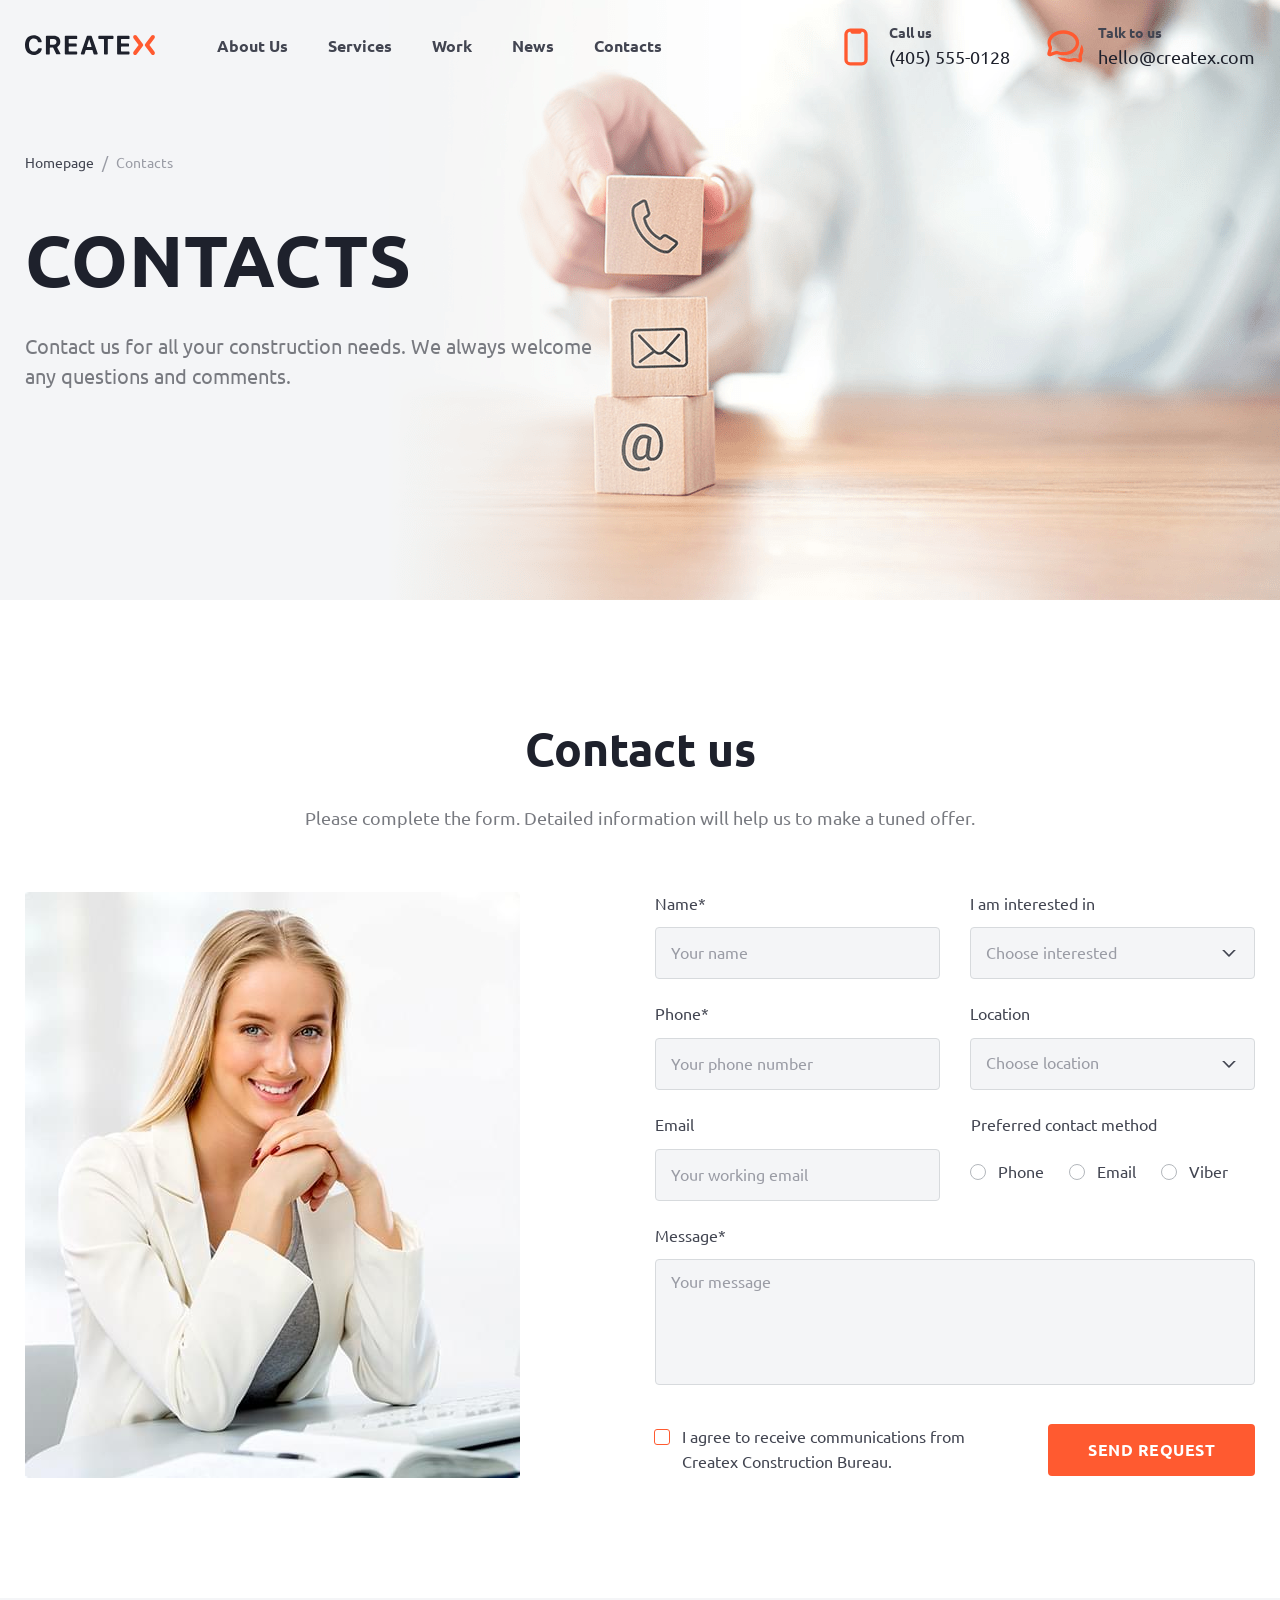
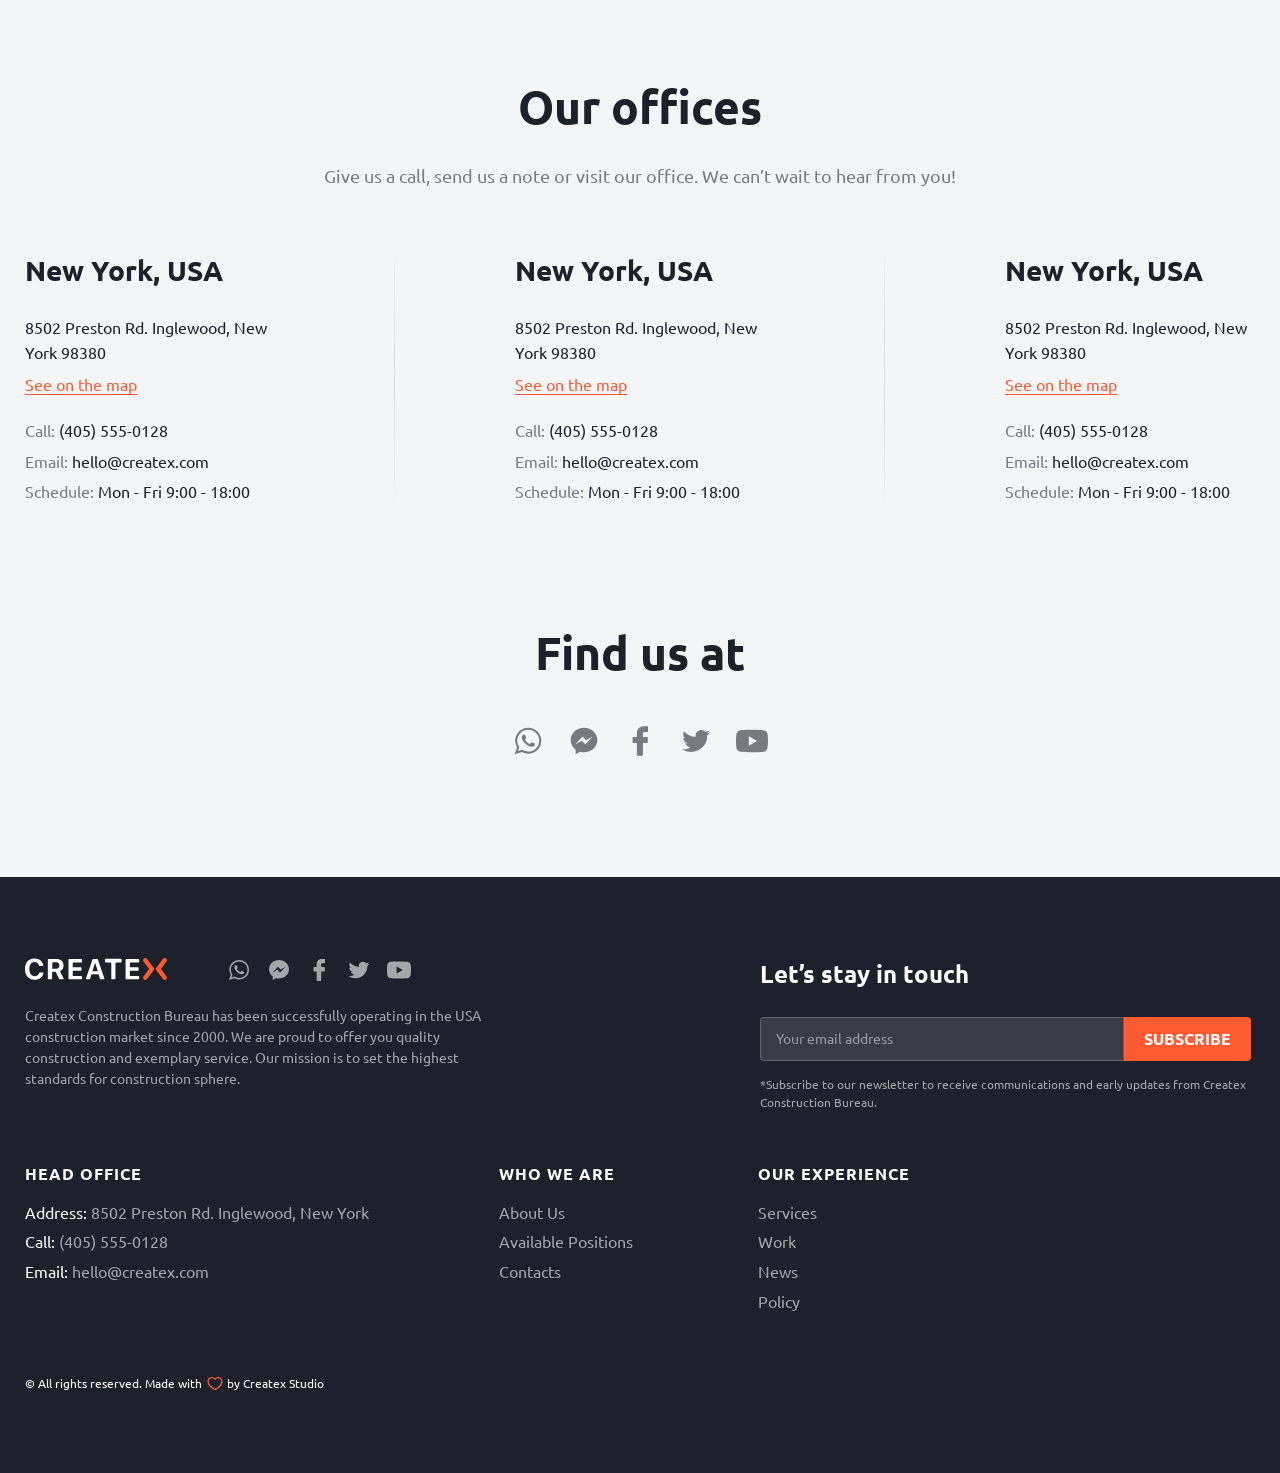
<file: contacts.html>
<!DOCTYPE html>
<html lang="en">

<head>
  <meta charset="UTF-8">
  <meta name="viewport" content="width=device-width,initial-scale=1">
  <link rel="shortcut icon" href="img/favicon.ico" type="image/x-icon">
  <meta http-equiv="X-UA-Compatible" content="ie=edge">
  <meta name="theme-color" content="#111111">
  <title>Createx Construction</title>
  <link rel="stylesheet" href="css/vendor.css">
  <link rel="stylesheet" href="css/main.css">
</head>

<body>
  <div class="site-container">
    <header class="header header--secondary">
      <div class="container header__container"><a href="index.html" class="logo"><img src="img/logo.svg"
            alt="Createx Logo"></a>
        <nav class="nav header__nav">
          <ul class="nav__list list-reset">
            <li class="nav__item"><a href="about.html" class="nav__link">About Us</a></li>
            <li class="nav__item"><a href="services.html" class="nav__link">Services</a></li>
            <li class="nav__item"><a href="work.html" class="nav__link">Work</a></li>
            <li class="nav__item"><a href="news.html" class="nav__link">News</a></li>
            <li class="nav__item"><a href="contacts.html" class="nav__link">Contacts</a></li>
          </ul>
          <div class="header-contacts header-contacts--nav"><a href="tel:4055550128"
              class="header-contacts__link contacts-link contacts-link--call"><span class="contacts-link__caption">Call
                us</span> <span class="contacts-link__value">(405) 555-0128</span> </a><a
              href="mailto:hello@createx.com" class="header-contacts__link contacts-link contacts-link--mail"><span
                class="contacts-link__caption">Talk to us</span> <span
                class="contacts-link__value">hello@createx.com</span></a></div>
        </nav>
        <div class="header-contacts"><a href="tel:4055550128"
            class="header-contacts__link contacts-link contacts-link--call"><span class="contacts-link__caption">Call
              us</span> <span class="contacts-link__value">(405) 555-0128</span> </a><a href="mailto:hello@createx.com"
            class="header-contacts__link contacts-link contacts-link--mail"><span class="contacts-link__caption">Talk to
              us</span> <span class="contacts-link__value">hello@createx.com</span></a></div><button
          class="btn-reset burger" aria-label="Открыть меню"><span class="burger__line"></span></button>
      </div>
    </header>
    <main>
      <section class="page-hero page-hero--contacts">
        <div class="container">
          <ul class="list-reset breadcrumbs page-hero__breadcrumbs">
            <li class="breadcrumbs__item"><a href="#" class="breadcrumbs__link">Homepage</a></li>
            <li class="breadcrumbs__item"><a class="breadcrumbs__link">Contacts</a></li>
          </ul>
          <h1 class="page-hero__title">Contacts</h1>
          <p class="page-hero__descr">Contact&nbsp;us for all your construction needs. We&nbsp;always welcome any
            questions and comments.</p>
        </div>
      </section>
      <section class="contacts">
        <div class="container">
          <h2 class="title title--center">Contact us</h2>
          <p class="descr descr--center">Please complete the form. Detailed information will help&nbsp;us to&nbsp;make
            a&nbsp;tuned offer.</p>
          <div class="contacts__content"><img class="contacts__image" src="img/contacts-image.jpg" alt=""
              aria-hidden="true">
            <form action="#" class="form-contacts">
              <div class="form-contacts__line"><label class="form-field form-field--gray form-contacts__field"><span
                    class="form-field__caption">Name*</span> <input type="email" name="name" required
                    placeholder="Your name" class="form-field__input"></label> <label
                  class="form-field form-field--gray form-contacts__field"><span class="form-field__caption">I am
                    interested in</span> <select name="insterested" class="form-field__select">
                    <option value="">Choose interested</option>
                    <option value="Interior_Design">Interior Design</option>
                  </select></label></div>
              <div class="form-contacts__line"><label class="form-field form-field--gray form-contacts__field"><span
                    class="form-field__caption">Phone*</span> <input type="tel" name="phone" required
                    placeholder="Your phone number" class="form-field__input"></label> <label
                  class="form-field form-field--gray form-contacts__field"><span
                    class="form-field__caption">Location</span> <select name="location" class="form-field__select"
                    required>
                    <option value="">Choose location</option>
                    <option value="New_York">New York</option>
                  </select></label></div>
              <div class="form-contacts__line"><label class="form-field form-field--gray form-contacts__field"><span
                    class="form-field__caption">Email</span> <input type="email" name="email"
                    placeholder="Your working email" class="form-field__input"></label>
                <fieldset class="form-field form-contacts__fields">
                  <legend class="form-field__caption">Preferred contact method</legend>
                  <div class="form-field__flex"><label class="custom-radio form-contacts__radio"><input type="radio"
                        name="contact_method" value="Phone" class="custom-radio__input"> <span
                        class="custom-radio__text">Phone</span></label> <label
                      class="custom-radio form-contacts__radio"><input type="radio" name="contact_method" value="Email"
                        class="custom-radio__input"> <span class="custom-radio__text">Email</span></label> <label
                      class="custom-radio form-contacts__radio"><input type="radio" name="contact_method" value="Viber"
                        class="custom-radio__input"> <span class="custom-radio__text">Viber</span></label></div>
                </fieldset>
              </div><label class="form-field form-field--gray form-contacts__field form-contacts__field--big"><span
                  class="form-field__caption">Message*</span> <textarea name="message" placeholder="Your message"
                  class="form-field__input form-field__input--big"></textarea></label>
              <div class="form-contacts__bottom"><label class="custom-checkbox form-contacts__checkbox"><input
                    type="checkbox" class="custom-checkbox__input"> <span class="custom-checkbox__text">I agree to
                    receive communications from Createx Construction Bureau.</span></label> <button
                  class="form-contacts__btn btn btn--fill" type="submit">Send Request</button></div>
            </form>
          </div>
        </div>
      </section>
      <section class="contacts-info">
        <div class="container">
          <h2 class="title title--center">Our offices</h2>
          <p class="descr descr--center">Give&nbsp;us a&nbsp;call, send&nbsp;us a&nbsp;note or&nbsp;visit our office.
            We&nbsp;can&rsquo;t wait to&nbsp;hear from you!</p>
          <ul class="list-reset contacts-info__list">
            <li class="contacts-info__item">
              <h3 class="contacts-info__subtitle">New York, USA</h3>
              <address class="contacts-info__address">8502 Preston Rd. Inglewood, New York 98380</address><a href="#"
                class="contacts-info__link">See on the map</a>
              <div class="contacts-info__bottom">
                <div class="contacts-info__element">Call: <a href="tel:4055550128" class="contacts-info__value">(405)
                    555-0128</a></div>
                <div class="contacts-info__element">Email: <a href="mailto:hello@createx.com"
                    class="contacts-info__value">hello@createx.com</a></div>
                <div class="contacts-info__element">Schedule: <span class="contacts-info__value">Mon - Fri 9:00 -
                    18:00</span></div>
              </div>
            </li>
            <li class="contacts-info__item">
              <h3 class="contacts-info__subtitle">New York, USA</h3>
              <address class="contacts-info__address">8502 Preston Rd. Inglewood, New York 98380</address><a href="#"
                class="contacts-info__link">See on the map</a>
              <div class="contacts-info__bottom">
                <div class="contacts-info__element">Call: <a href="tel:4055550128" class="contacts-info__value">(405)
                    555-0128</a></div>
                <div class="contacts-info__element">Email: <a href="mailto:hello@createx.com"
                    class="contacts-info__value">hello@createx.com</a></div>
                <div class="contacts-info__element">Schedule: <span class="contacts-info__value">Mon - Fri 9:00 -
                    18:00</span></div>
              </div>
            </li>
            <li class="contacts-info__item">
              <h3 class="contacts-info__subtitle">New York, USA</h3>
              <address class="contacts-info__address">8502 Preston Rd. Inglewood, New York 98380</address><a href="#"
                class="contacts-info__link">See on the map</a>
              <div class="contacts-info__bottom">
                <div class="contacts-info__element">Call: <a href="tel:4055550128" class="contacts-info__value">(405)
                    555-0128</a></div>
                <div class="contacts-info__element">Email: <a href="mailto:hello@createx.com"
                    class="contacts-info__value">hello@createx.com</a></div>
                <div class="contacts-info__element">Schedule: <span class="contacts-info__value">Mon - Fri 9:00 -
                    18:00</span></div>
              </div>
            </li>
          </ul>
          <h2 class="title title--center contacts-info__soc">Find us at</h2>
          <ul class="social contacts-info__social list-reset">
            <li class="social__item"><a href="#" target="_blank" class="social__link" aria-label="WhatsApp"><svg>
                  <use xlink:href="img/sprite.svg#whats"></use>
                </svg></a></li>
            <li class="social__item"><a href="#" target="_blank" class="social__link" aria-label="Messenger"><svg>
                  <use xlink:href="img/sprite.svg#mess"></use>
                </svg></a></li>
            <li class="social__item"><a href="#" target="_blank" class="social__link" aria-label="Facebook"><svg>
                  <use xlink:href="img/sprite.svg#facebook"></use>
                </svg></a></li>
            <li class="social__item"><a href="#" target="_blank" class="social__link" aria-label="Twitter"><svg>
                  <use xlink:href="img/sprite.svg#twitter"></use>
                </svg></a></li>
            <li class="social__item"><a href="#" target="_blank" class="social__link" aria-label="Youtube"><svg>
                  <use xlink:href="img/sprite.svg#youtube"></use>
                </svg></a></li>
          </ul>
        </div>
      </section>
    </main>
    <footer class="footer"><a href="#page" data-scroll class="to-top"><span class="to-top__text">Go to top</span> <span
          class="to-top__icon"><svg>
            <use xlink:href="img/sprite.svg#to-top"></use>
          </svg></span></a>
      <div class="container footer__container grid">
        <div class="footer__left">
          <div class="footer__top"><a href="index.html" class="logo footer__logo"><img src="img/logo-footer.svg"
                alt="Createx Logo"></a>
            <ul class="social footer__social list-reset">
              <li class="social__item"><a href="#" target="_blank" class="social__link" aria-label="WhatsApp"><svg>
                    <use xlink:href="img/sprite.svg#whats"></use>
                  </svg></a></li>
              <li class="social__item"><a href="#" target="_blank" class="social__link" aria-label="Messenger"><svg>
                    <use xlink:href="img/sprite.svg#mess"></use>
                  </svg></a></li>
              <li class="social__item"><a href="#" target="_blank" class="social__link" aria-label="Facebook"><svg>
                    <use xlink:href="img/sprite.svg#facebook"></use>
                  </svg></a></li>
              <li class="social__item"><a href="#" target="_blank" class="social__link" aria-label="Twitter"><svg>
                    <use xlink:href="img/sprite.svg#twitter"></use>
                  </svg></a></li>
              <li class="social__item"><a href="#" target="_blank" class="social__link" aria-label="Youtube"><svg>
                    <use xlink:href="img/sprite.svg#youtube"></use>
                  </svg></a></li>
            </ul>
          </div>
          <p class="footer__descr">Createx Construction Bureau has been successfully operating in&nbsp;the USA
            construction market since 2000. We&nbsp;are proud to&nbsp;offer you quality construction and exemplary
            service. Our mission is&nbsp;to&nbsp;set the highest standards for construction sphere.</p>
        </div>
        <form action="#" class="footer-form footer__form">
          <h3 class="footer-form__title">Let’s stay in touch</h3>
          <div class="footer-form__items"><label class="form-field form-field--gray contacts-form__field"><input
                type="email" name="email" placeholder="Your email address" class="form-field__input"></label> <button
              class="footer-form__btn btn btn--fill">Subscribe</button></div>
          <p class="footer-form__descr">*Subscribe to&nbsp;our newsletter to&nbsp;receive communications and early
            updates from Createx Construction Bureau.</p>
        </form>
        <address class="footer-address footer__address">
          <h3 class="footer-address__title footer-title">Head Office</h3><span class="footer-address__item"><span
              class="footer-address__name">Address:</span> 8502 Preston Rd. Inglewood, New York </span><span
            class="footer-address__item"><span class="footer-address__name">Call:</span> <a href="tel:4055550128">(405)
              555-0128</a> </span><span class="footer-address__item"><span class="footer-address__name">Email:</span> <a
              href="mailto:hello@createx.com">hello@createx.com</a></span>
        </address>
        <nav class="footer-nav footer__nav" title="secondary navigation">
          <div class="footer-nav__col">
            <h3 class="footer-nav__title footer-title">Who we are</h3>
            <ul class="list-reset footer-nav__list">
              <li class="footer-nav__item"><a href="about.html" class="footer-nav__link">About Us</a></li>
              <li class="footer-nav__item"><a href="#" class="footer-nav__link">Available Positions</a></li>
              <li class="footer-nav__item"><a href="contacts.html" class="footer-nav__link">Contacts</a></li>
            </ul>
          </div>
          <div class="footer-nav__col">
            <h3 class="footer-nav__title footer-title">Our Experience</h3>
            <ul class="list-reset footer-nav__list">
              <li class="footer-nav__item"><a href="services.html" class="footer-nav__link">Services</a></li>
              <li class="footer-nav__item"><a href="work.html" class="footer-nav__link">Work</a></li>
              <li class="footer-nav__item"><a href="news.html" class="footer-nav__link">News</a></li>
                <li class="footer-nav__item"><a href="policy.html" class="footer-nav__link">Policy</a></li>
            </ul>
          </div>
        </nav><small class="footer__copyright">&copy;&nbsp;All rights reserved. Made with <span>by Createx
            Studio</span></small>
      </div>
    </footer>
    <div class="overlay"></div>
  </div>
  <script src="js/vendor.js"></script>
  <script src="js/main.js"></script>
</body>

</html>
</file>
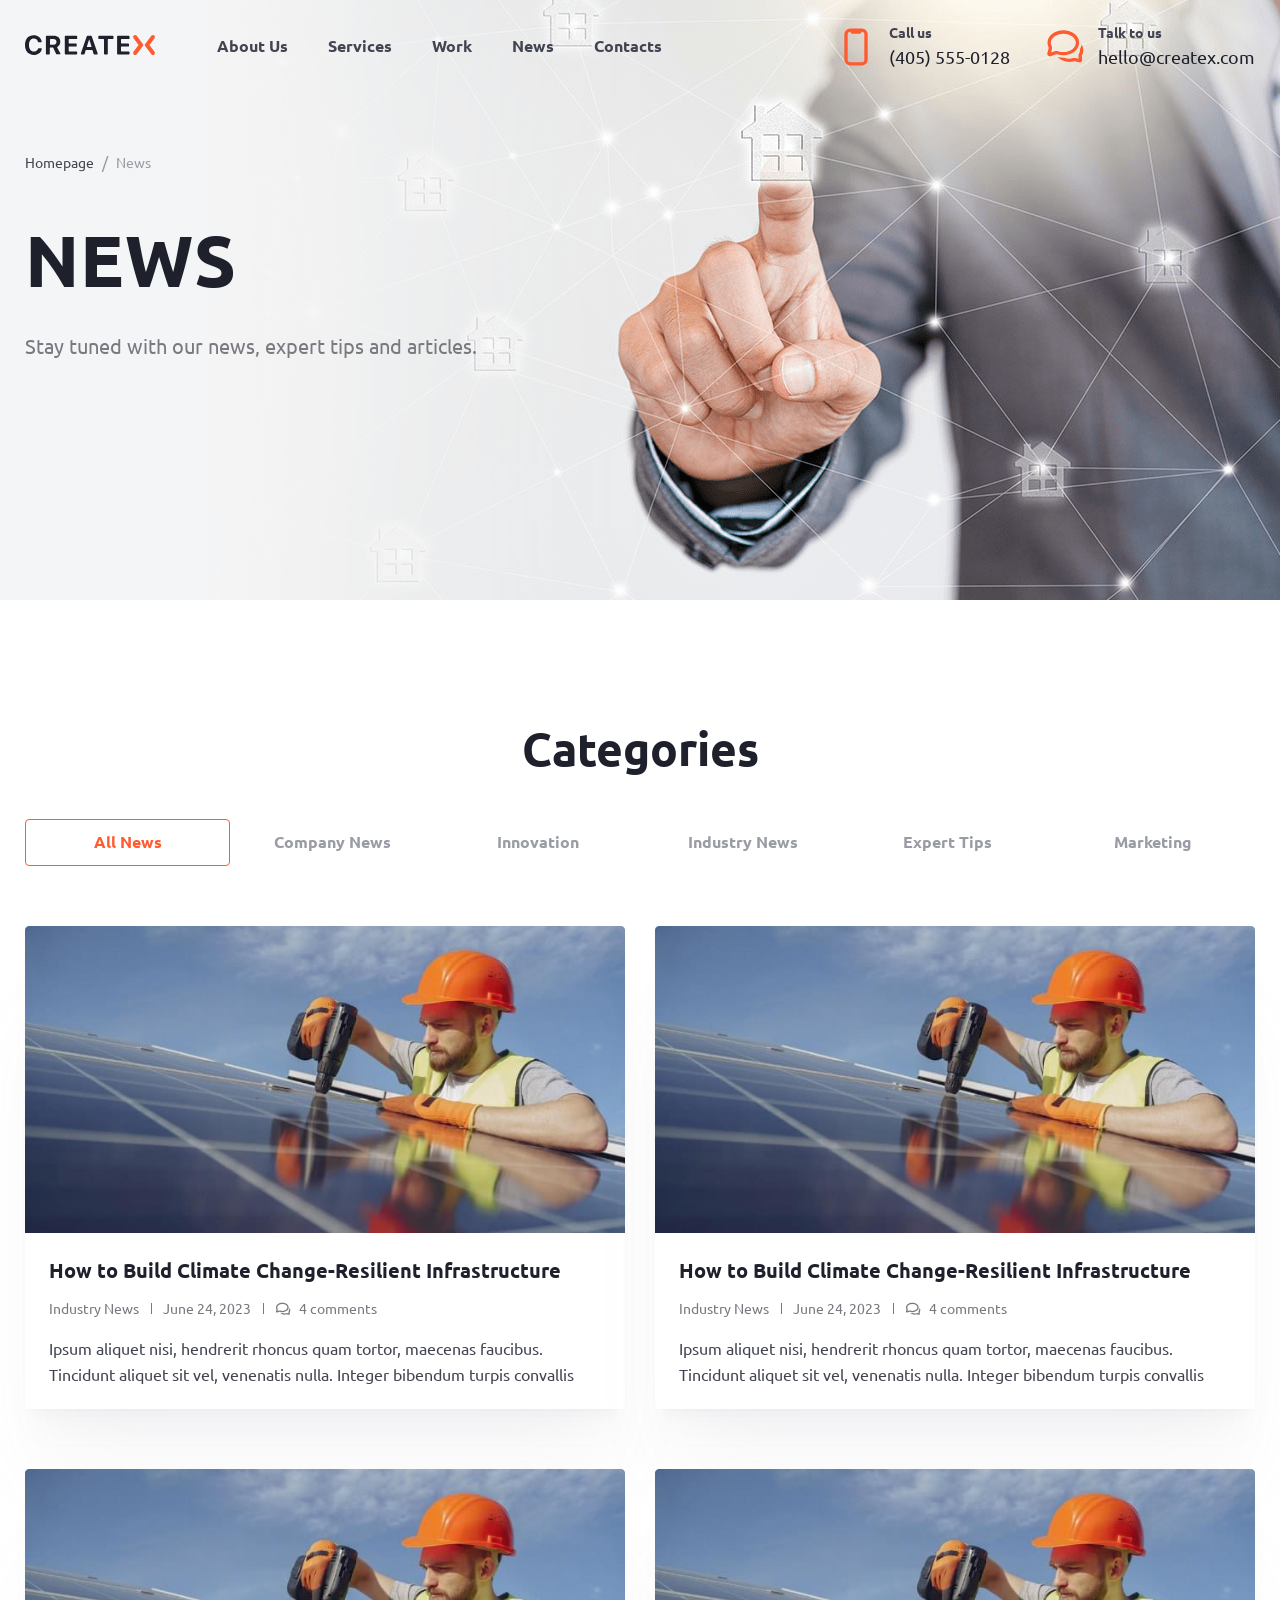
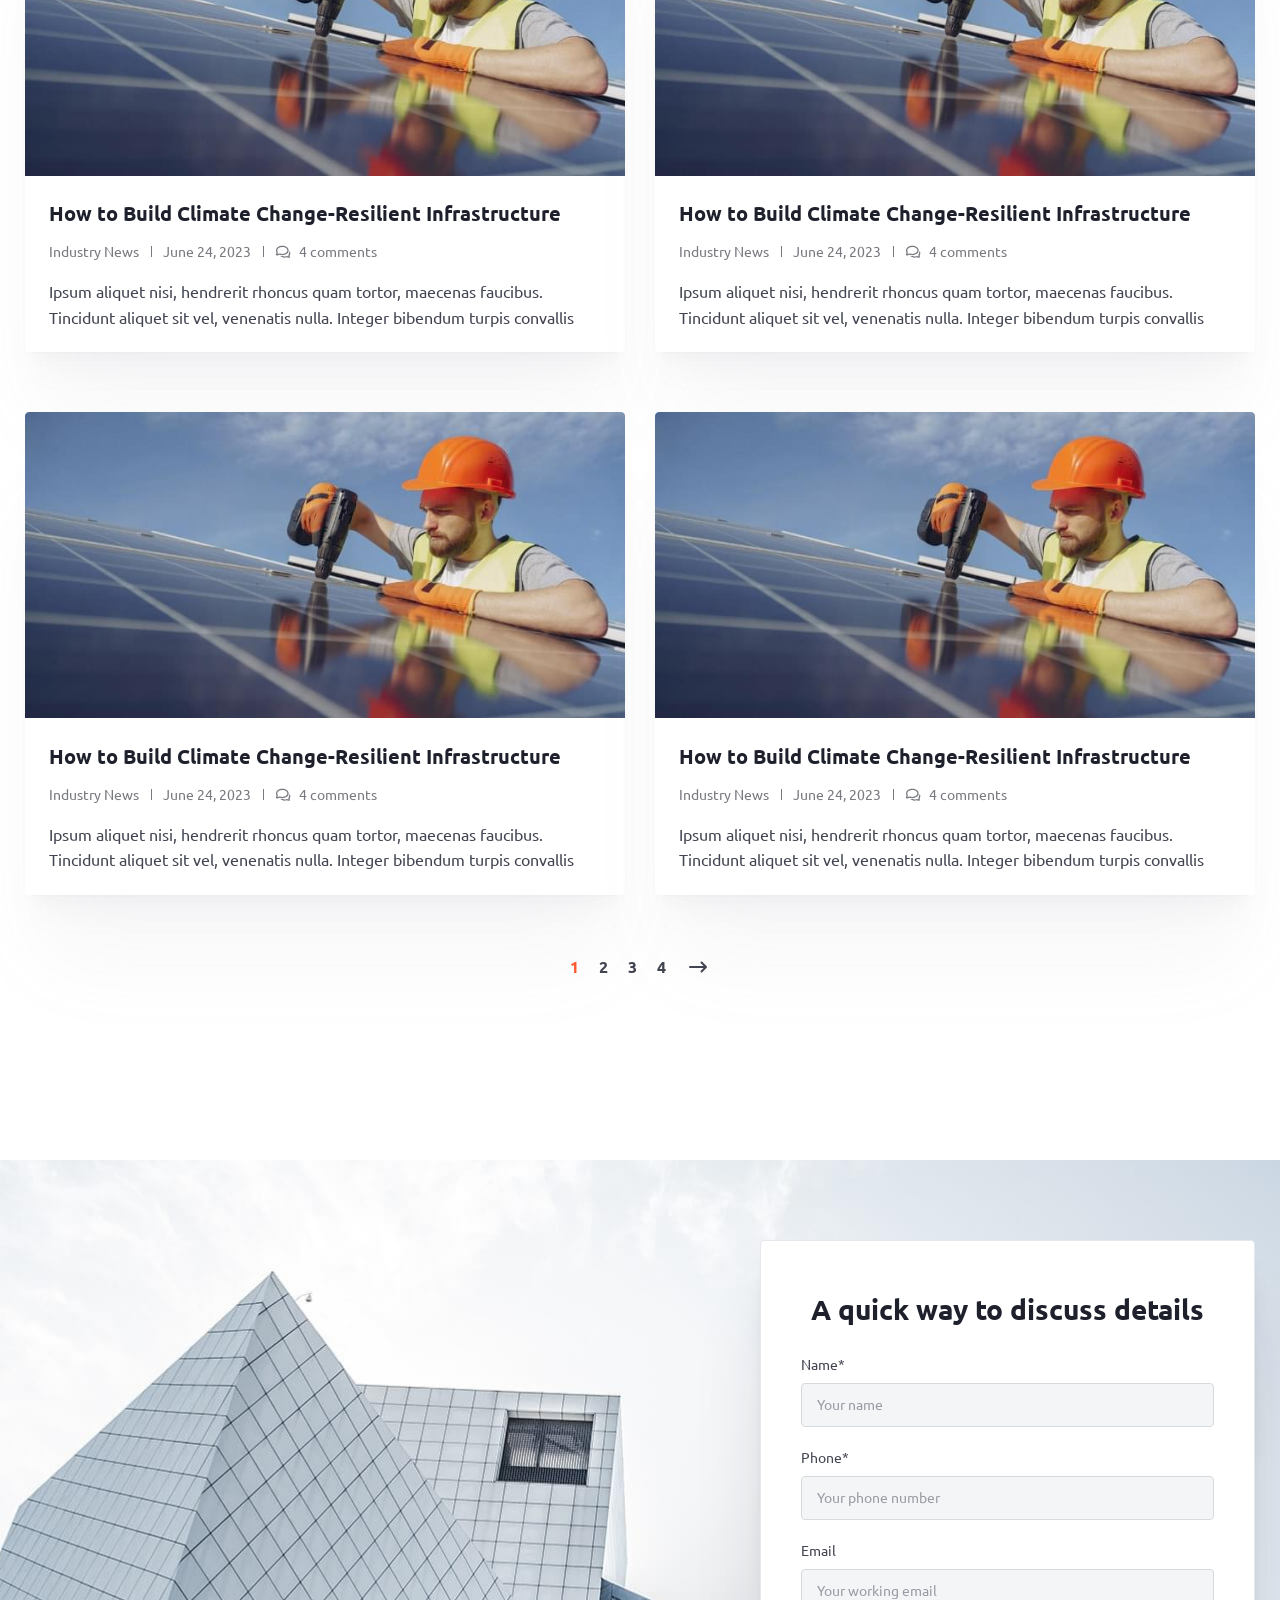
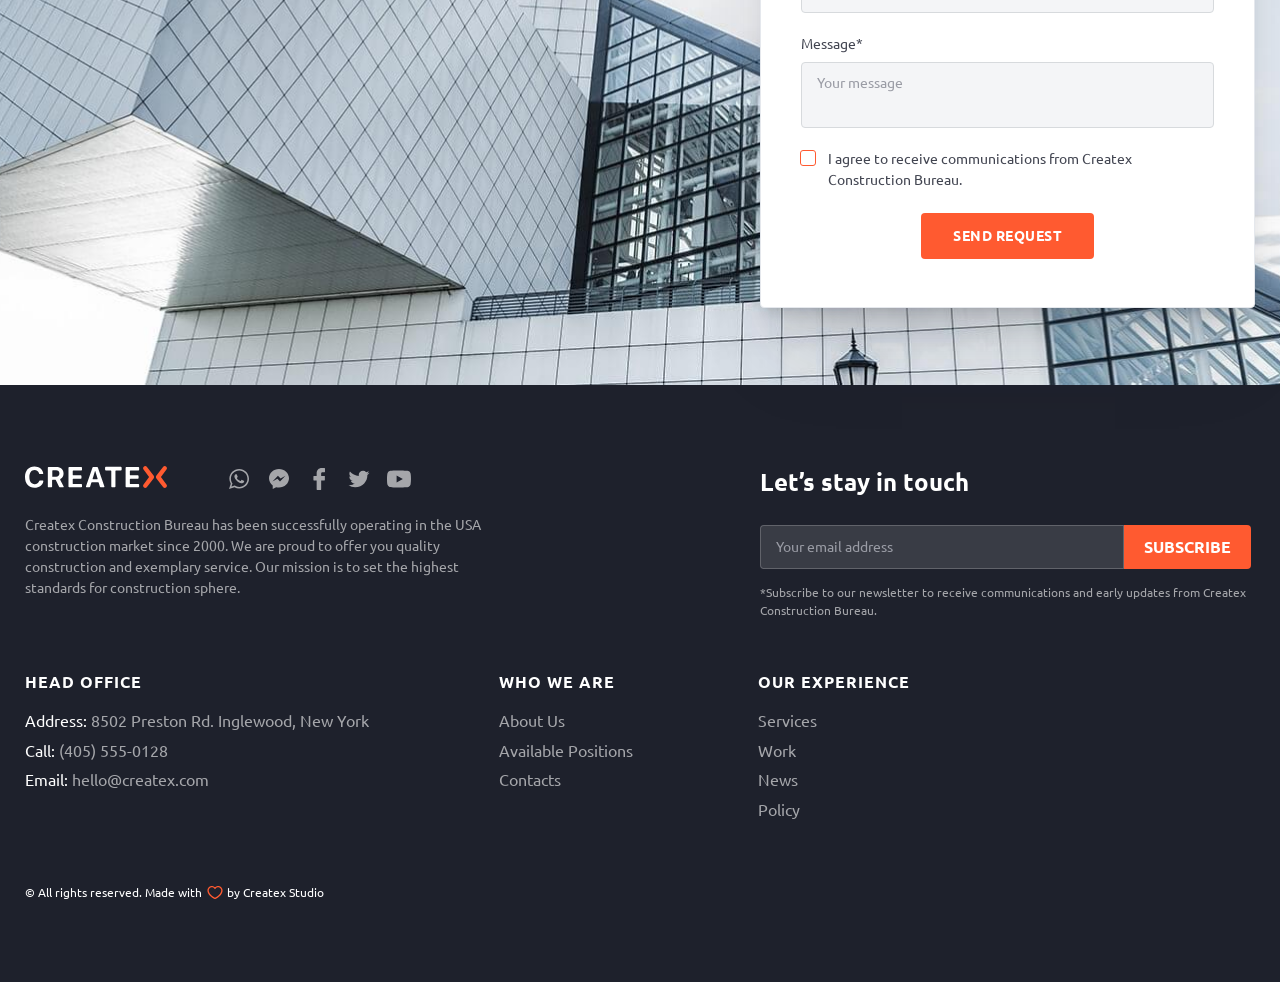
<file: news.html>
<!DOCTYPE html>
<html lang="en">

<head>
  <meta charset="UTF-8">
  <meta name="viewport" content="width=device-width,initial-scale=1">
  <link rel="shortcut icon" href="img/favicon.ico" type="image/x-icon">
  <meta http-equiv="X-UA-Compatible" content="ie=edge">
  <meta name="theme-color" content="#111111">
  <title>Createx Construction</title>
  <link rel="stylesheet" href="css/vendor.css">
  <link rel="stylesheet" href="css/main.css">
</head>

<body>
  <div class="site-container">
    <header class="header header--secondary">
      <div class="container header__container"><a href="index.html" class="logo"><img src="img/logo.svg"
            alt="Createx Logo"></a>
        <nav class="nav header__nav">
          <ul class="nav__list list-reset">
            <li class="nav__item"><a href="about.html" class="nav__link">About Us</a></li>
            <li class="nav__item"><a href="services.html" class="nav__link">Services</a></li>
            <li class="nav__item"><a href="work.html" class="nav__link">Work</a></li>
            <li class="nav__item"><a href="news.html" class="nav__link">News</a></li>
            <li class="nav__item"><a href="contacts.html" class="nav__link">Contacts</a></li>
          </ul>
          <div class="header-contacts header-contacts--nav"><a href="tel:4055550128"
              class="header-contacts__link contacts-link contacts-link--call"><span class="contacts-link__caption">Call
                us</span> <span class="contacts-link__value">(405) 555-0128</span> </a><a
              href="mailto:hello@createx.com" class="header-contacts__link contacts-link contacts-link--mail"><span
                class="contacts-link__caption">Talk to us</span> <span
                class="contacts-link__value">hello@createx.com</span></a></div>
        </nav>
        <div class="header-contacts"><a href="tel:4055550128"
            class="header-contacts__link contacts-link contacts-link--call"><span class="contacts-link__caption">Call
              us</span> <span class="contacts-link__value">(405) 555-0128</span> </a><a href="mailto:hello@createx.com"
            class="header-contacts__link contacts-link contacts-link--mail"><span class="contacts-link__caption">Talk to
              us</span> <span class="contacts-link__value">hello@createx.com</span></a></div><button
          class="btn-reset burger" aria-label="Открыть меню"><span class="burger__line"></span></button>
      </div>
    </header>
    <main>
      <section class="page-hero page-hero--news">
        <div class="container">
          <ul class="list-reset breadcrumbs page-hero__breadcrumbs">
            <li class="breadcrumbs__item"><a href="#" class="breadcrumbs__link">Homepage</a></li>
            <li class="breadcrumbs__item"><a class="breadcrumbs__link">News</a></li>
          </ul>
          <h1 class="page-hero__title">News</h1>
          <p class="page-hero__descr">Stay tuned with our news, expert tips and articles.</p>
        </div>
      </section>
      <section class="categories">
        <div class="container">
          <h2 class="title title--center categories__title">Categories</h2>
          <ul class="list-reset categories-nav">
            <li class="categories-nav__item"><button
                class="btn-reset categories-nav__btn categories-nav__btn--active">All News</button></li>
            <li class="categories-nav__item"><button class="btn-reset categories-nav__btn">Company News</button></li>
            <li class="categories-nav__item"><button class="btn-reset categories-nav__btn">Innovation</button></li>
            <li class="categories-nav__item"><button class="btn-reset categories-nav__btn">Industry News</button></li>
            <li class="categories-nav__item"><button class="btn-reset categories-nav__btn">Expert Tips</button></li>
            <li class="categories-nav__item"><button class="btn-reset categories-nav__btn">Marketing</button></li>
          </ul>
          <ul class="list-reset categories-list grid">
            <li class="categories-list__item">
              <article class="news-article"><img src="img/recent-article-1.jpg" alt="article 1"
                  class="news-article__image">
                <div class="news-article__text">
                  <h3 class="news-article__title"><a href="post.html" class="news-article__link">How to&nbsp;Build
                      Climate Change-Resilient Infrastructure</a></h3>
                  <div class="news-article__meta article-meta"><a href="#" class="article-meta__item">Industry News</a>
                    <time class="article-meta__item" datetime="2023-06-24 19:00">June 24, 2023</time> <span
                      class="article-meta__item article-meta__item--comments">4 comments</span></div>
                  <p class="news-article__descr">Ipsum aliquet nisi, hendrerit rhoncus quam tortor, maecenas faucibus.
                    Tincidunt aliquet sit vel, venenatis nulla. Integer bibendum turpis convallis enim, nibh
                    convallis...</p>
                </div>
              </article>
            </li>
            <li class="categories-list__item">
              <article class="news-article"><img src="img/recent-article-1.jpg" alt="article 1"
                  class="news-article__image">
                <div class="news-article__text">
                  <h3 class="news-article__title"><a href="post.html" class="news-article__link">How to&nbsp;Build
                      Climate Change-Resilient Infrastructure</a></h3>
                  <div class="news-article__meta article-meta"><a href="post.html" class="article-meta__item">Industry
                      News</a> <time class="article-meta__item" datetime="2023-06-24 19:00">June 24, 2023</time> <span
                      class="article-meta__item article-meta__item--comments">4 comments</span></div>
                  <p class="news-article__descr">Ipsum aliquet nisi, hendrerit rhoncus quam tortor, maecenas faucibus.
                    Tincidunt aliquet sit vel, venenatis nulla. Integer bibendum turpis convallis enim, nibh
                    convallis...</p>
                </div>
              </article>
            </li>
            <li class="categories-list__item">
              <article class="news-article"><img src="img/recent-article-1.jpg" alt="article 1"
                  class="news-article__image">
                <div class="news-article__text">
                  <h3 class="news-article__title"><a href="post.html" class="news-article__link">How to&nbsp;Build
                      Climate Change-Resilient Infrastructure</a></h3>
                  <div class="news-article__meta article-meta"><a href="#" class="article-meta__item">Industry News</a>
                    <time class="article-meta__item" datetime="2023-06-24 19:00">June 24, 2023</time> <span
                      class="article-meta__item article-meta__item--comments">4 comments</span></div>
                  <p class="news-article__descr">Ipsum aliquet nisi, hendrerit rhoncus quam tortor, maecenas faucibus.
                    Tincidunt aliquet sit vel, venenatis nulla. Integer bibendum turpis convallis enim, nibh
                    convallis...</p>
                </div>
              </article>
            </li>
            <li class="categories-list__item">
              <article class="news-article"><img src="img/recent-article-1.jpg" alt="article 1"
                  class="news-article__image">
                <div class="news-article__text">
                  <h3 class="news-article__title"><a href="post.html" class="news-article__link">How to&nbsp;Build
                      Climate Change-Resilient Infrastructure</a></h3>
                  <div class="news-article__meta article-meta"><a href="#" class="article-meta__item">Industry News</a>
                    <time class="article-meta__item" datetime="2023-06-24 19:00">June 24, 2023</time> <span
                      class="article-meta__item article-meta__item--comments">4 comments</span></div>
                  <p class="news-article__descr">Ipsum aliquet nisi, hendrerit rhoncus quam tortor, maecenas faucibus.
                    Tincidunt aliquet sit vel, venenatis nulla. Integer bibendum turpis convallis enim, nibh
                    convallis...</p>
                </div>
              </article>
            </li>
            <li class="categories-list__item">
              <article class="news-article"><img src="img/recent-article-1.jpg" alt="article 1"
                  class="news-article__image">
                <div class="news-article__text">
                  <h3 class="news-article__title"><a href="post.html" class="news-article__link">How to&nbsp;Build
                      Climate Change-Resilient Infrastructure</a></h3>
                  <div class="news-article__meta article-meta"><a href="#" class="article-meta__item">Industry News</a>
                    <time class="article-meta__item" datetime="2023-06-24 19:00">June 24, 2023</time> <span
                      class="article-meta__item article-meta__item--comments">4 comments</span></div>
                  <p class="news-article__descr">Ipsum aliquet nisi, hendrerit rhoncus quam tortor, maecenas faucibus.
                    Tincidunt aliquet sit vel, venenatis nulla. Integer bibendum turpis convallis enim, nibh
                    convallis...</p>
                </div>
              </article>
            </li>
            <li class="categories-list__item">
              <article class="news-article"><img src="img/recent-article-1.jpg" alt="article 1"
                  class="news-article__image">
                <div class="news-article__text">
                  <h3 class="news-article__title"><a href="#" class="news-article__link">How to&nbsp;Build Climate
                      Change-Resilient Infrastructure</a></h3>
                  <div class="news-article__meta article-meta"><a href="#" class="article-meta__item">Industry News</a>
                    <time class="article-meta__item" datetime="2023-06-24 19:00">June 24, 2023</time> <span
                      class="article-meta__item article-meta__item--comments">4 comments</span></div>
                  <p class="news-article__descr">Ipsum aliquet nisi, hendrerit rhoncus quam tortor, maecenas faucibus.
                    Tincidunt aliquet sit vel, venenatis nulla. Integer bibendum turpis convallis enim, nibh
                    convallis...</p>
                </div>
              </article>
            </li>
          </ul>
          <ul class="list-reset categories-pag">
            <li class="categories-pag__item"><a href="#" class="categories-pag__link categories-pag__link--active">1</a>
            </li>
            <li class="categories-pag__item"><a href="#" class="categories-pag__link">2</a></li>
            <li class="categories-pag__item"><a href="#" class="categories-pag__link">3</a></li>
            <li class="categories-pag__item"><a href="#" class="categories-pag__link">4</a></li>
            <li class="categories-pag__item"><a href="#" class="categories-pag__link" aria-label="next page"><svg>
                  <use xlink:href="img/sprite.svg#right-arrow"></use>
                </svg></a></li>
          </ul>
        </div>
      </section>
      <section class="contacts-section">
        <h2 class="visually-hidden">Contacts</h2>
        <div class="container contacts-section__container">
          <form class="contacts-section__form contacts-form">
            <h3 class="contacts-form__title">A quick way to discuss details</h3><label
              class="form-field form-field--gray contacts-form__field"><span class="form-field__caption">Name*</span>
              <input type="text" name="name" placeholder="Your name" class="form-field__input"></label> <label
              class="form-field form-field--gray contacts-form__field"><span class="form-field__caption">Phone*</span>
              <input type="tel" name="phone" placeholder="Your phone number" class="form-field__input"></label> <label
              class="form-field form-field--gray contacts-form__field"><span class="form-field__caption">Email</span>
              <input type="email" name="email" placeholder="Your working email" class="form-field__input"></label>
            <label class="form-field form-field--gray contacts-form__field"><span
                class="form-field__caption">Message*</span> <textarea name="message" placeholder="Your message"
                class="form-field__input form-field__input--big"></textarea></label> <label
              class="custom-checkbox contacts-form__checkbox"><input type="checkbox" class="custom-checkbox__input">
              <span class="custom-checkbox__text">I agree to receive communications from Createx Construction
                Bureau.</span></label>
            <div class="centered"><button class="contacts-form__btn btn btn--fill" type="submit">Send Request</button>
            </div>
          </form>
        </div>
      </section>
    </main>
    <footer class="footer"><a href="#page" data-scroll class="to-top"><span class="to-top__text">Go to top</span> <span
          class="to-top__icon"><svg>
            <use xlink:href="img/sprite.svg#to-top"></use>
          </svg></span></a>
      <div class="container footer__container grid">
        <div class="footer__left">
          <div class="footer__top"><a href="index.html" class="logo footer__logo"><img src="img/logo-footer.svg"
                alt="Createx Logo"></a>
            <ul class="social footer__social list-reset">
              <li class="social__item"><a href="#" target="_blank" class="social__link" aria-label="WhatsApp"><svg>
                    <use xlink:href="img/sprite.svg#whats"></use>
                  </svg></a></li>
              <li class="social__item"><a href="#" target="_blank" class="social__link" aria-label="Messenger"><svg>
                    <use xlink:href="img/sprite.svg#mess"></use>
                  </svg></a></li>
              <li class="social__item"><a href="#" target="_blank" class="social__link" aria-label="Facebook"><svg>
                    <use xlink:href="img/sprite.svg#facebook"></use>
                  </svg></a></li>
              <li class="social__item"><a href="#" target="_blank" class="social__link" aria-label="Twitter"><svg>
                    <use xlink:href="img/sprite.svg#twitter"></use>
                  </svg></a></li>
              <li class="social__item"><a href="#" target="_blank" class="social__link" aria-label="Youtube"><svg>
                    <use xlink:href="img/sprite.svg#youtube"></use>
                  </svg></a></li>
            </ul>
          </div>
          <p class="footer__descr">Createx Construction Bureau has been successfully operating in&nbsp;the USA
            construction market since 2000. We&nbsp;are proud to&nbsp;offer you quality construction and exemplary
            service. Our mission is&nbsp;to&nbsp;set the highest standards for construction sphere.</p>
        </div>
        <form action="#" class="footer-form footer__form">
          <h3 class="footer-form__title">Let’s stay in touch</h3>
          <div class="footer-form__items"><label class="form-field form-field--gray contacts-form__field"><input
                type="email" name="email" placeholder="Your email address" class="form-field__input"></label> <button
              class="footer-form__btn btn btn--fill">Subscribe</button></div>
          <p class="footer-form__descr">*Subscribe to&nbsp;our newsletter to&nbsp;receive communications and early
            updates from Createx Construction Bureau.</p>
        </form>
        <address class="footer-address footer__address">
          <h3 class="footer-address__title footer-title">Head Office</h3><span class="footer-address__item"><span
              class="footer-address__name">Address:</span> 8502 Preston Rd. Inglewood, New York </span><span
            class="footer-address__item"><span class="footer-address__name">Call:</span> <a href="tel:4055550128">(405)
              555-0128</a> </span><span class="footer-address__item"><span class="footer-address__name">Email:</span> <a
              href="mailto:hello@createx.com">hello@createx.com</a></span>
        </address>
        <nav class="footer-nav footer__nav" title="secondary navigation">
          <div class="footer-nav__col">
            <h3 class="footer-nav__title footer-title">Who we are</h3>
            <ul class="list-reset footer-nav__list">
              <li class="footer-nav__item"><a href="about.html" class="footer-nav__link">About Us</a></li>
              <li class="footer-nav__item"><a href="#" class="footer-nav__link">Available Positions</a></li>
              <li class="footer-nav__item"><a href="contacts.html" class="footer-nav__link">Contacts</a></li>
            </ul>
          </div>
          <div class="footer-nav__col">
            <h3 class="footer-nav__title footer-title">Our Experience</h3>
            <ul class="list-reset footer-nav__list">
              <li class="footer-nav__item"><a href="services.html" class="footer-nav__link">Services</a></li>
              <li class="footer-nav__item"><a href="work.html" class="footer-nav__link">Work</a></li>
              <li class="footer-nav__item"><a href="news.html" class="footer-nav__link">News</a></li>
                <li class="footer-nav__item"><a href="policy.html" class="footer-nav__link">Policy</a></li>
            </ul>
          </div>
        </nav><small class="footer__copyright">&copy;&nbsp;All rights reserved. Made with <span>by Createx
            Studio</span></small>
      </div>
    </footer>
    <div class="overlay"></div>
  </div>
  <script src="js/vendor.js"></script>
  <script src="js/main.js"></script>
</body>

</html>
</file>
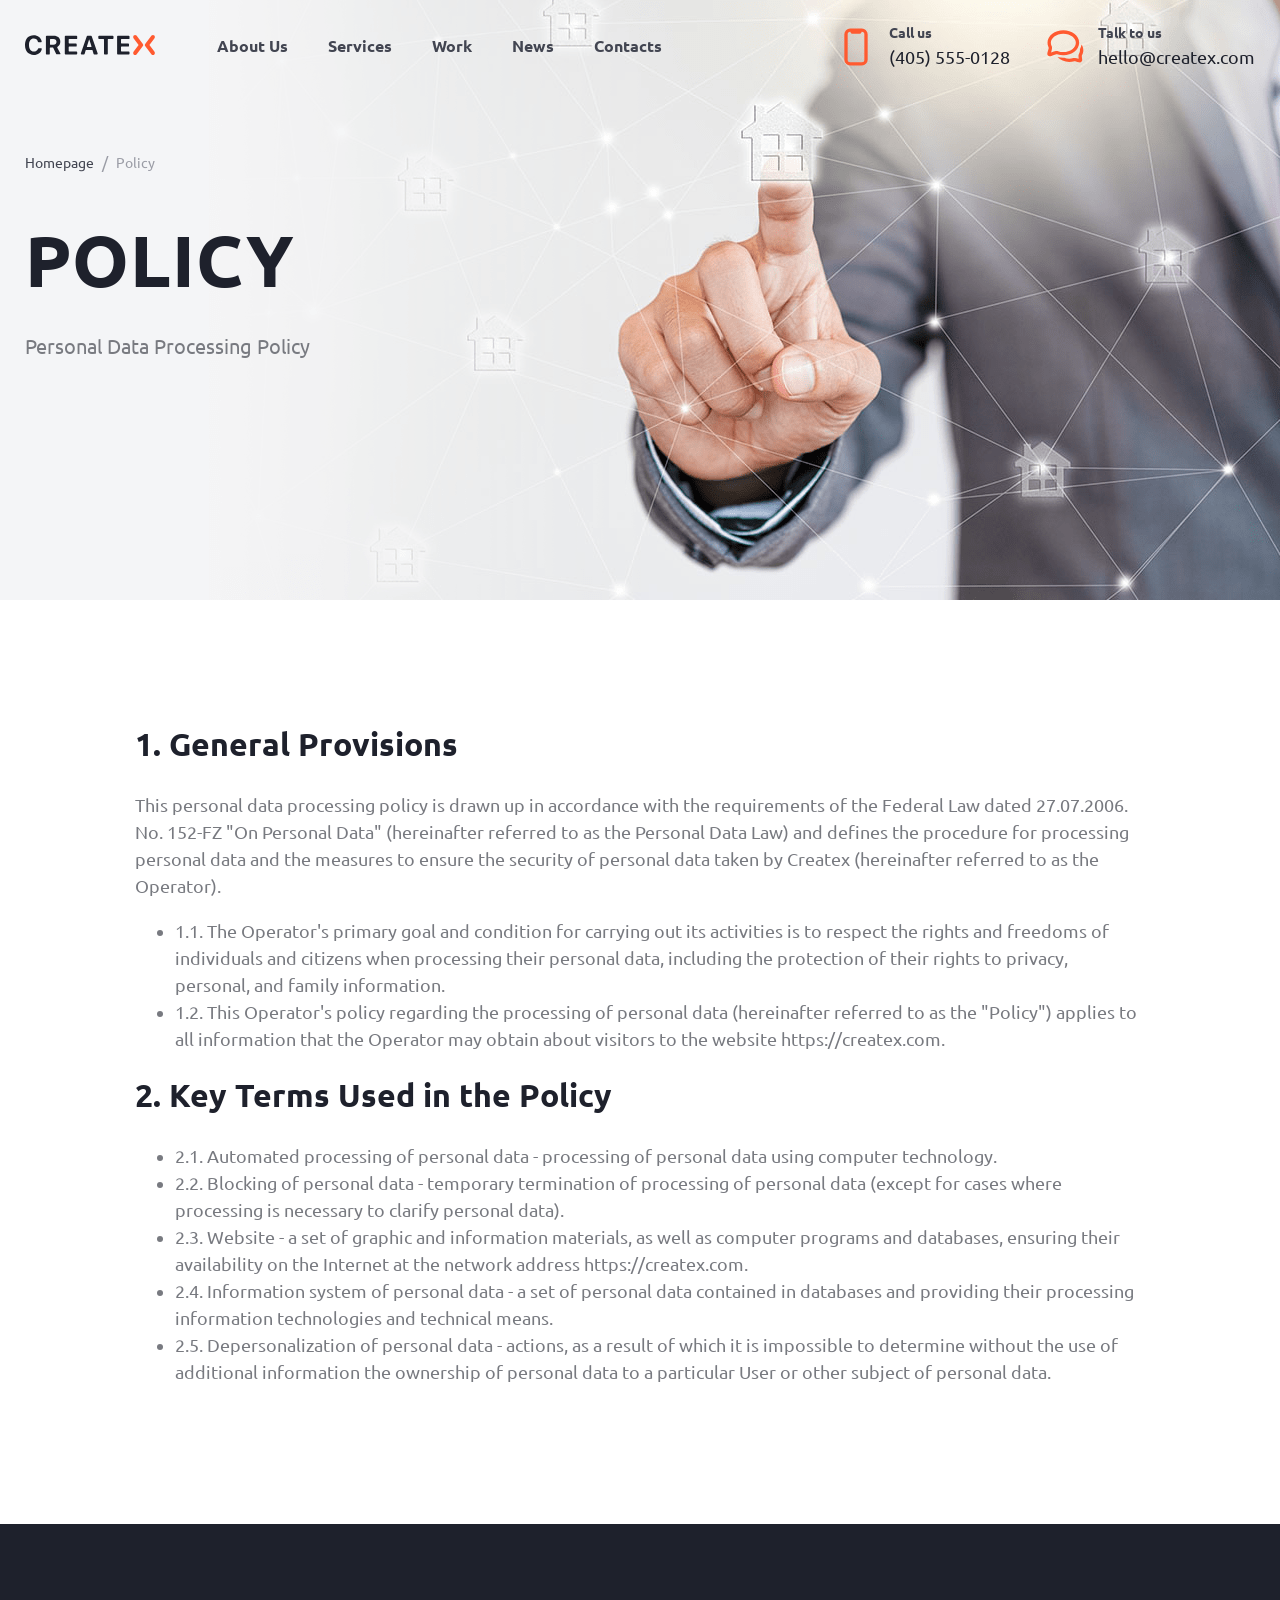
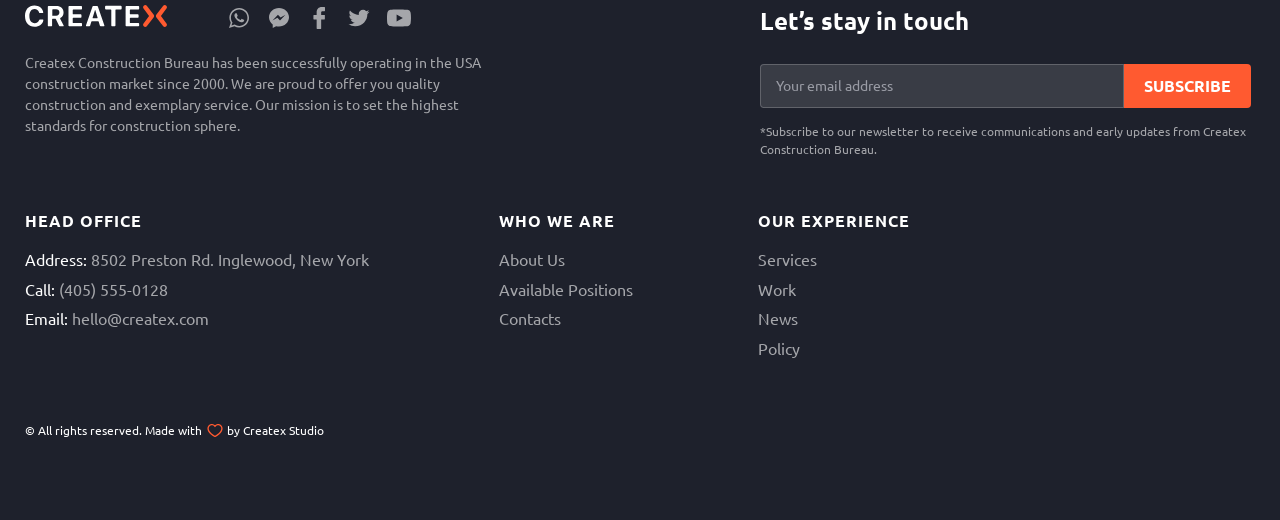
<file: policy.html>
<!DOCTYPE html>
<html lang="en">

<head>
  <meta charset="UTF-8">
  <meta name="viewport" content="width=device-width,initial-scale=1">
  <link rel="shortcut icon" href="img/favicon.ico" type="image/x-icon">
  <meta http-equiv="X-UA-Compatible" content="ie=edge">
  <meta name="theme-color" content="#111111">
  <title>Createx Construction</title>
  <link rel="stylesheet" href="css/vendor.css">
  <link rel="stylesheet" href="css/main.css">
</head>

<body>
  <div class="site-container">
    <header class="header header--secondary">
      <div class="container header__container"><a href="index.html" class="logo"><img src="img/logo.svg"
            alt="Createx Logo"></a>
        <nav class="nav header__nav">
          <ul class="nav__list list-reset">
            <li class="nav__item"><a href="about.html" class="nav__link">About Us</a></li>
            <li class="nav__item"><a href="services.html" class="nav__link">Services</a></li>
            <li class="nav__item"><a href="work.html" class="nav__link">Work</a></li>
            <li class="nav__item"><a href="news.html" class="nav__link">News</a></li>
            <li class="nav__item"><a href="contacts.html" class="nav__link">Contacts</a></li>
          </ul>
          <div class="header-contacts header-contacts--nav"><a href="tel:4055550128"
              class="header-contacts__link contacts-link contacts-link--call"><span class="contacts-link__caption">Call
                us</span> <span class="contacts-link__value">(405) 555-0128</span> </a><a
              href="mailto:hello@createx.com" class="header-contacts__link contacts-link contacts-link--mail"><span
                class="contacts-link__caption">Talk to us</span> <span
                class="contacts-link__value">hello@createx.com</span></a></div>
        </nav>
        <div class="header-contacts"><a href="tel:4055550128"
            class="header-contacts__link contacts-link contacts-link--call"><span class="contacts-link__caption">Call
              us</span> <span class="contacts-link__value">(405) 555-0128</span> </a><a href="mailto:hello@createx.com"
            class="header-contacts__link contacts-link contacts-link--mail"><span class="contacts-link__caption">Talk to
              us</span> <span class="contacts-link__value">hello@createx.com</span></a></div><button
          class="btn-reset burger" aria-label="Открыть меню"><span class="burger__line"></span></button>
      </div>
    </header>
    <main>
      <section class="page-hero page-hero--news">
        <div class="container">
          <ul class="list-reset breadcrumbs page-hero__breadcrumbs">
            <li class="breadcrumbs__item"><a href="#" class="breadcrumbs__link">Homepage</a></li>
            <li class="breadcrumbs__item"><a class="breadcrumbs__link">Policy</a></li>
          </ul>
          <h1 class="page-hero__title">Policy</h1>
          <p class="page-hero__descr">Personal Data Processing Policy</p>
        </div>
      </section>
      <section class="policy">
        <div class="container">
        <h2> 1. General Provisions</h2>
        <p>This personal data processing policy is drawn up in accordance with the requirements of the Federal Law dated 27.07.2006. No. 152-FZ "On Personal Data" (hereinafter referred to as the Personal Data Law) and defines the procedure for processing personal data and the measures to ensure the security of personal data taken by Createx (hereinafter referred to as the Operator). 
 </p>
<ul>
  <li>1.1. The Operator's primary goal and condition for carrying out its activities is to respect the rights and freedoms of individuals and citizens when processing their personal data, including the protection of their rights to privacy, personal, and family information.</li>
  <li>1.2. This Operator's policy regarding the processing of personal data (hereinafter referred to as the "Policy") applies to all information that the Operator may obtain about visitors to the website https://createx.com. </li>
</ul>
<h2>2. Key Terms Used in the Policy</h2>
<ul>
  <li>2.1. Automated processing of personal data - processing of personal data using computer technology. </li>
  <li>2.2. Blocking of personal data - temporary termination of processing of personal data (except for cases where processing is necessary to clarify personal data). </li>
  <li>2.3. Website - a set of graphic and information materials, as well as computer programs and databases, ensuring their availability on the Internet at the network address https://createx.com. </li>
  <li>2.4. Information system of personal data - a set of personal data contained in databases and providing their processing information technologies and technical means. </li>
  <li>2.5. Depersonalization of personal data - actions, as a result of which it is impossible to determine without the use of additional information the ownership of personal data to a particular User or other subject of personal data.</li>
</ul></div>
 </section>
    </main>
    <footer class="footer"><a href="#page" data-scroll class="to-top"><span class="to-top__text">Go to top</span> <span
          class="to-top__icon"><svg>
            <use xlink:href="img/sprite.svg#to-top"></use>
          </svg></span></a>
      <div class="container footer__container grid">
        <div class="footer__left">
          <div class="footer__top"><a href="index.html" class="logo footer__logo"><img src="img/logo-footer.svg"
                alt="Createx Logo"></a>
            <ul class="social footer__social list-reset">
              <li class="social__item"><a href="#" target="_blank" class="social__link" aria-label="WhatsApp"><svg>
                    <use xlink:href="img/sprite.svg#whats"></use>
                  </svg></a></li>
              <li class="social__item"><a href="#" target="_blank" class="social__link" aria-label="Messenger"><svg>
                    <use xlink:href="img/sprite.svg#mess"></use>
                  </svg></a></li>
              <li class="social__item"><a href="#" target="_blank" class="social__link" aria-label="Facebook"><svg>
                    <use xlink:href="img/sprite.svg#facebook"></use>
                  </svg></a></li>
              <li class="social__item"><a href="#" target="_blank" class="social__link" aria-label="Twitter"><svg>
                    <use xlink:href="img/sprite.svg#twitter"></use>
                  </svg></a></li>
              <li class="social__item"><a href="#" target="_blank" class="social__link" aria-label="Youtube"><svg>
                    <use xlink:href="img/sprite.svg#youtube"></use>
                  </svg></a></li>
            </ul>
          </div>
          <p class="footer__descr">Createx Construction Bureau has been successfully operating in&nbsp;the USA
            construction market since 2000. We&nbsp;are proud to&nbsp;offer you quality construction and exemplary
            service. Our mission is&nbsp;to&nbsp;set the highest standards for construction sphere.</p>
        </div>
        <form action="#" class="footer-form footer__form">
          <h3 class="footer-form__title">Let’s stay in touch</h3>
          <div class="footer-form__items"><label class="form-field form-field--gray contacts-form__field"><input
                type="email" name="email" placeholder="Your email address" class="form-field__input"></label> <button
              class="footer-form__btn btn btn--fill">Subscribe</button></div>
          <p class="footer-form__descr">*Subscribe to&nbsp;our newsletter to&nbsp;receive communications and early
            updates from Createx Construction Bureau.</p>
        </form>
        <address class="footer-address footer__address">
          <h3 class="footer-address__title footer-title">Head Office</h3><span class="footer-address__item"><span
              class="footer-address__name">Address:</span> 8502 Preston Rd. Inglewood, New York </span><span
            class="footer-address__item"><span class="footer-address__name">Call:</span> <a href="tel:4055550128">(405)
              555-0128</a> </span><span class="footer-address__item"><span class="footer-address__name">Email:</span> <a
              href="mailto:hello@createx.com">hello@createx.com</a></span>
        </address>
        <nav class="footer-nav footer__nav" title="secondary navigation">
          <div class="footer-nav__col">
            <h3 class="footer-nav__title footer-title">Who we are</h3>
            <ul class="list-reset footer-nav__list">
              <li class="footer-nav__item"><a href="about.html" class="footer-nav__link">About Us</a></li>
              <li class="footer-nav__item"><a href="#" class="footer-nav__link">Available Positions</a></li>
              <li class="footer-nav__item"><a href="contacts.html" class="footer-nav__link">Contacts</a></li>
            </ul>
          </div>
          <div class="footer-nav__col">
            <h3 class="footer-nav__title footer-title">Our Experience</h3>
            <ul class="list-reset footer-nav__list">
              <li class="footer-nav__item"><a href="services.html" class="footer-nav__link">Services</a></li>
              <li class="footer-nav__item"><a href="work.html" class="footer-nav__link">Work</a></li>
              <li class="footer-nav__item"><a href="news.html" class="footer-nav__link">News</a></li>
               <li class="footer-nav__item"><a href="policy.html" class="footer-nav__link">Policy</a></li>
            </ul>
          </div>
        </nav><small class="footer__copyright">&copy;&nbsp;All rights reserved. Made with <span>by Createx
            Studio</span></small>
      </div>
    </footer>
    <div class="overlay"></div>
  </div>
  <script src="js/vendor.js"></script>
  <script src="js/main.js"></script>
</body>

</html>
</file>
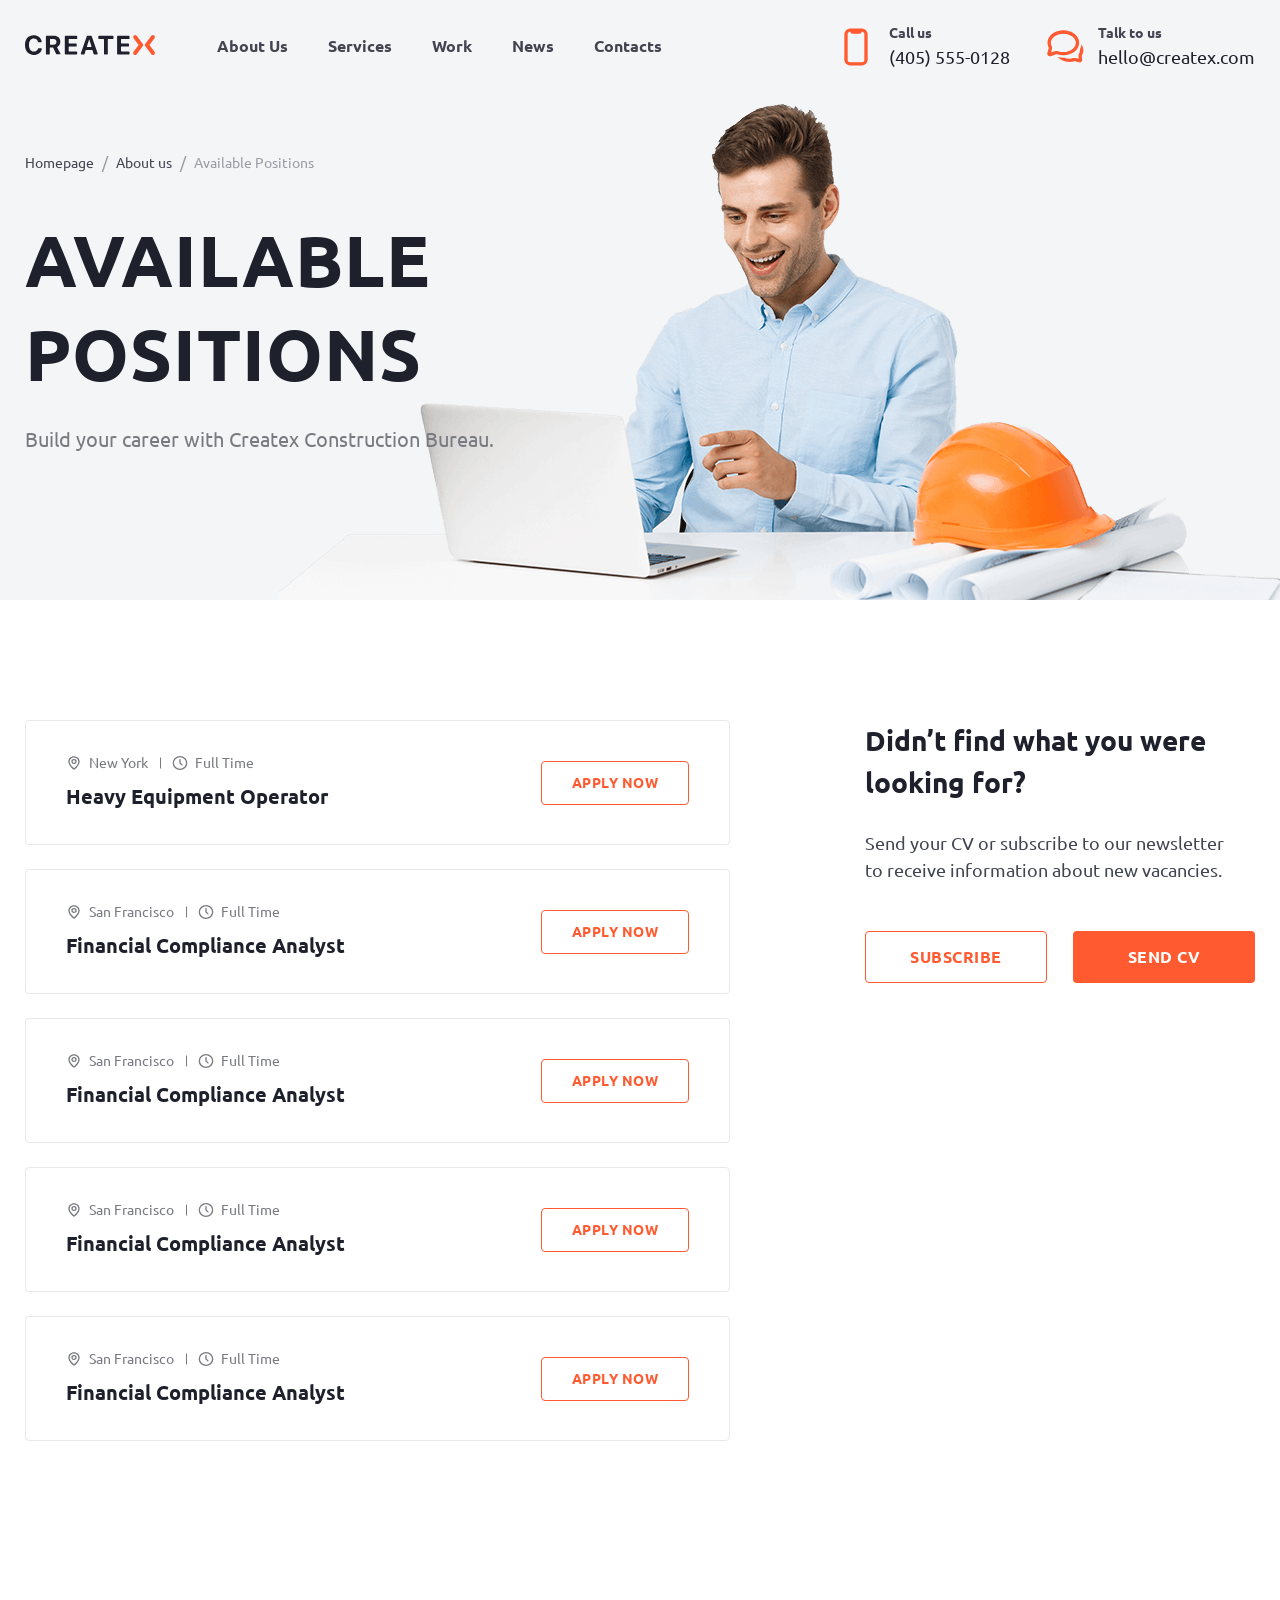
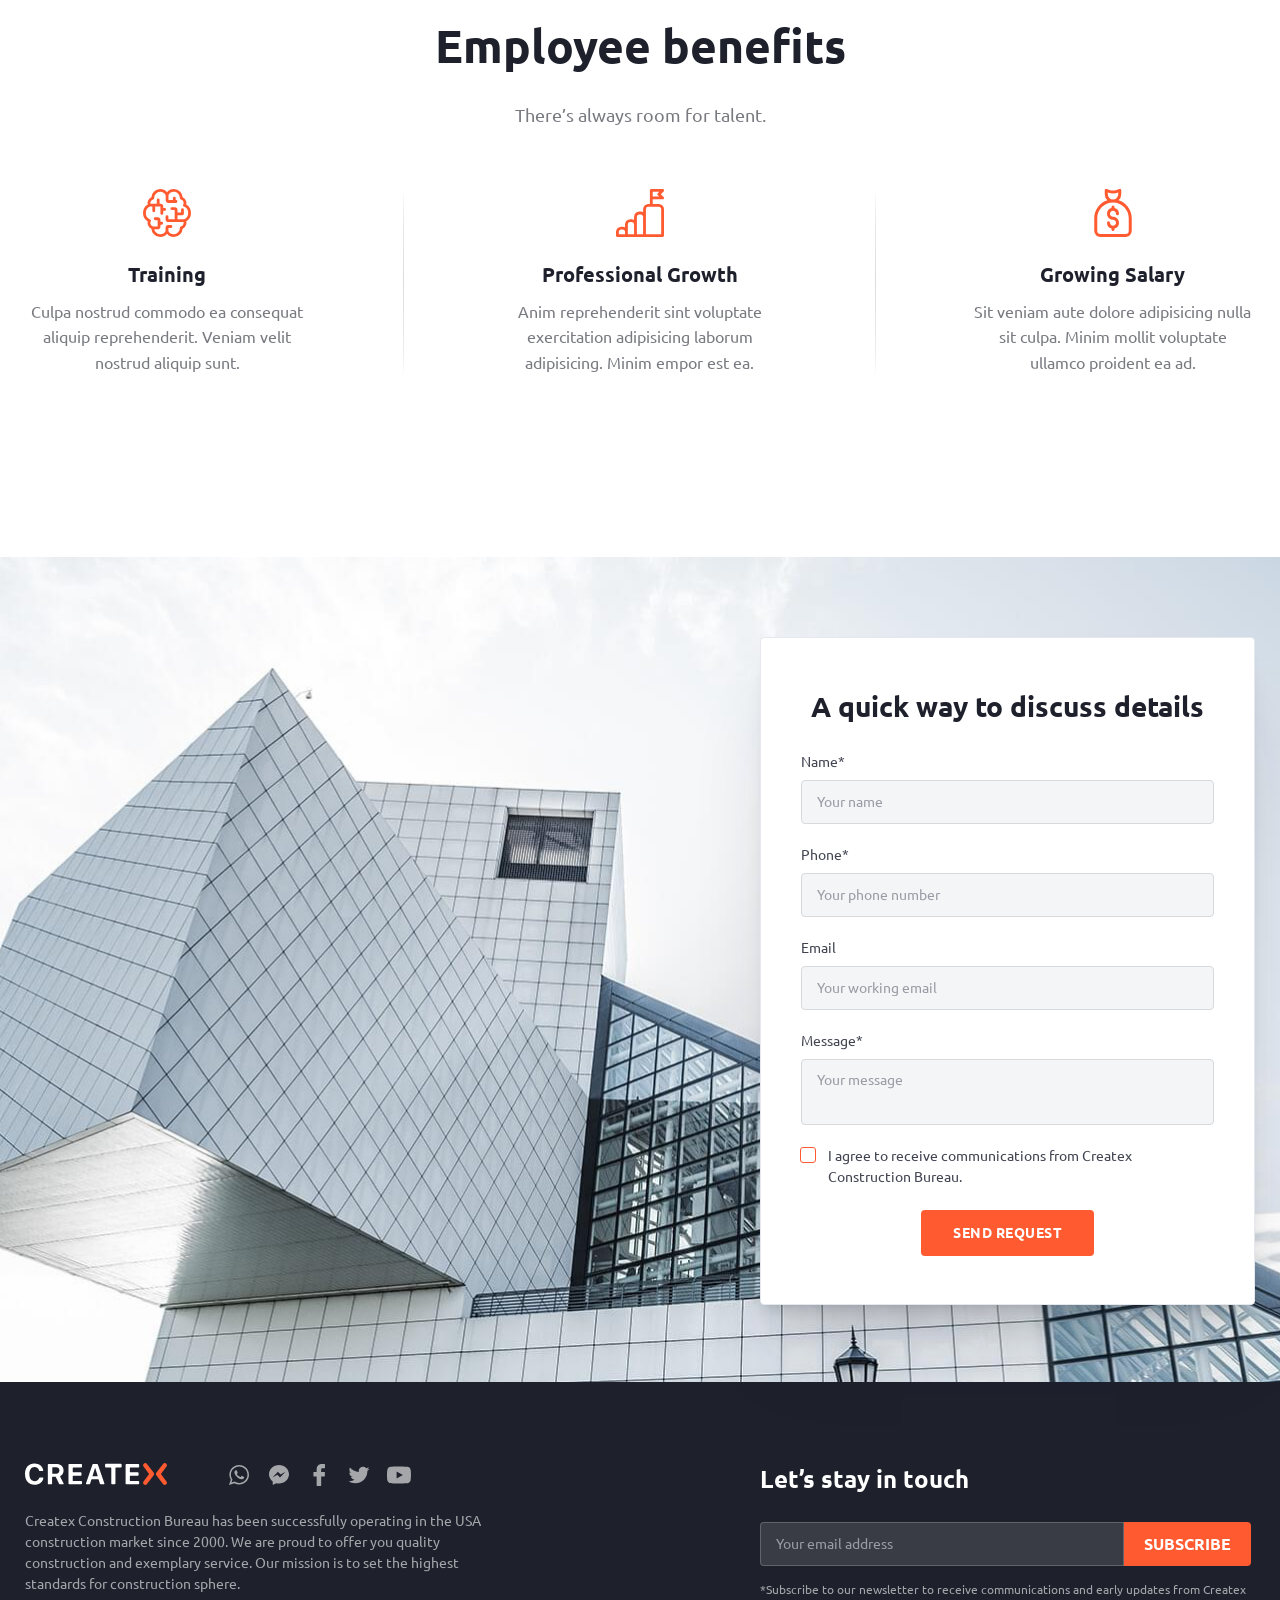
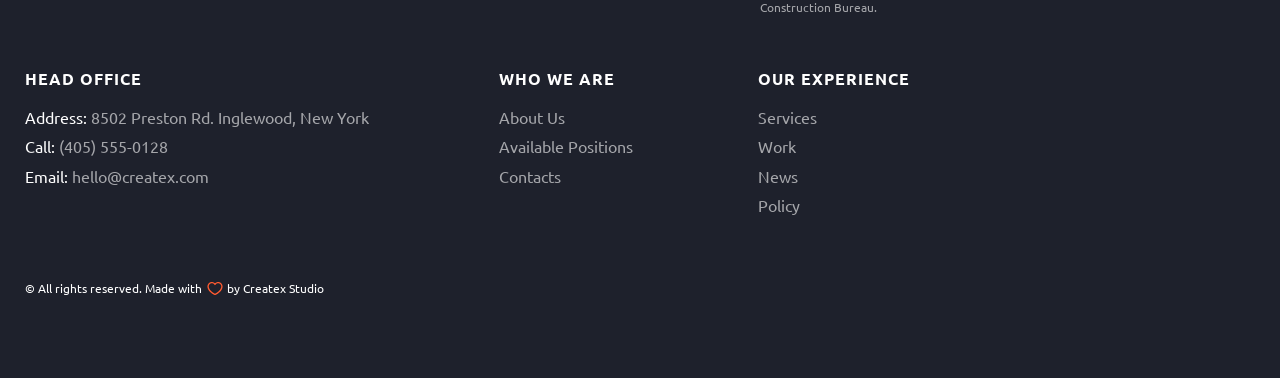
<file: positions.html>
<!DOCTYPE html>
<html lang="en">

<head>
  <meta charset="UTF-8">
  <meta name="viewport" content="width=device-width,initial-scale=1">
  <link rel="shortcut icon" href="img/favicon.ico" type="image/x-icon">
  <meta http-equiv="X-UA-Compatible" content="ie=edge">
  <meta name="theme-color" content="#111111">
  <title>Createx Construction</title>
  <link rel="stylesheet" href="css/vendor.css">
  <link rel="stylesheet" href="css/main.css">
</head>

<body>
  <div class="site-container">
    <header class="header header--secondary">
      <div class="container header__container"><a href="index.html" class="logo"><img src="img/logo.svg"
            alt="Createx Logo"></a>
        <nav class="nav header__nav">
          <ul class="nav__list list-reset">
            <li class="nav__item"><a href="about.html" class="nav__link">About Us</a></li>
            <li class="nav__item"><a href="services.html" class="nav__link">Services</a></li>
            <li class="nav__item"><a href="work.html" class="nav__link">Work</a></li>
            <li class="nav__item"><a href="news.html" class="nav__link">News</a></li>
            <li class="nav__item"><a href="contacts.html" class="nav__link">Contacts</a></li>
          </ul>
          <div class="header-contacts header-contacts--nav"><a href="tel:4055550128"
              class="header-contacts__link contacts-link contacts-link--call"><span class="contacts-link__caption">Call
                us</span> <span class="contacts-link__value">(405) 555-0128</span> </a><a
              href="mailto:hello@createx.com" class="header-contacts__link contacts-link contacts-link--mail"><span
                class="contacts-link__caption">Talk to us</span> <span
                class="contacts-link__value">hello@createx.com</span></a></div>
        </nav>
        <div class="header-contacts"><a href="tel:4055550128"
            class="header-contacts__link contacts-link contacts-link--call"><span class="contacts-link__caption">Call
              us</span> <span class="contacts-link__value">(405) 555-0128</span> </a><a href="mailto:hello@createx.com"
            class="header-contacts__link contacts-link contacts-link--mail"><span class="contacts-link__caption">Talk to
              us</span> <span class="contacts-link__value">hello@createx.com</span></a></div><button
          class="btn-reset burger" aria-label="Открыть меню"><span class="burger__line"></span></button>
      </div>
    </header>
    <main>
      <section class="page-hero page-hero--positions">
        <div class="container">
          <ul class="list-reset breadcrumbs page-hero__breadcrumbs">
            <li class="breadcrumbs__item"><a href="#" class="breadcrumbs__link">Homepage</a></li>
            <li class="breadcrumbs__item"><a href="#" class="breadcrumbs__link">About us</a></li>
            <li class="breadcrumbs__item"><a class="breadcrumbs__link">Available Positions</a></li>
          </ul>
          <h1 class="page-hero__title">Available Positions</h1>
          <p class="page-hero__descr">Build your career with Createx Construction Bureau.</p>
        </div>
      </section>
      <section class="positions-content">
        <h2 class="visually-hidden">Our available positions</h2>
        <div class="container">
          <div class="positions-content__info grid">
            <div class="positions-content__left">
              <ul class="list-reset positions-list">
                <li class="positions-list__item">
                  <article class="positions-item">
                    <div class="positions-item__left">
                      <div class="positions-item__meta"><span class="positions-item__city">New York</span> <span
                          class="positions-item__time">Full Time</span></div>
                      <h3 class="positions-item__title">Heavy Equipment Operator</h3>
                    </div><a href="#" class="btn btn--stroke-primary positions-item__link">Apply now</a>
                  </article>
                </li>
                <li class="positions-list__item">
                  <article class="positions-item">
                    <div class="positions-item__left">
                      <div class="positions-item__meta"><span class="positions-item__city">San Francisco</span> <span
                          class="positions-item__time">Full Time</span></div>
                      <h3 class="positions-item__title">Financial Compliance Analyst</h3>
                    </div><a href="#" class="btn btn--stroke-primary positions-item__link">Apply now</a>
                  </article>
                </li>
                <li class="positions-list__item">
                  <article class="positions-item">
                    <div class="positions-item__left">
                      <div class="positions-item__meta"><span class="positions-item__city">San Francisco</span> <span
                          class="positions-item__time">Full Time</span></div>
                      <h3 class="positions-item__title">Financial Compliance Analyst</h3>
                    </div><a href="#" class="btn btn--stroke-primary positions-item__link">Apply now</a>
                  </article>
                </li>
                <li class="positions-list__item">
                  <article class="positions-item">
                    <div class="positions-item__left">
                      <div class="positions-item__meta"><span class="positions-item__city">San Francisco</span> <span
                          class="positions-item__time">Full Time</span></div>
                      <h3 class="positions-item__title">Financial Compliance Analyst</h3>
                    </div><a href="#" class="btn btn--stroke-primary positions-item__link">Apply now</a>
                  </article>
                </li>
                <li class="positions-list__item">
                  <article class="positions-item">
                    <div class="positions-item__left">
                      <div class="positions-item__meta"><span class="positions-item__city">San Francisco</span> <span
                          class="positions-item__time">Full Time</span></div>
                      <h3 class="positions-item__title">Financial Compliance Analyst</h3>
                    </div><a href="#" class="btn btn--stroke-primary positions-item__link">Apply now</a>
                  </article>
                </li>
              </ul>
            </div>
            <div class="positions-content__right">
              <div class="positions-looking">
                <h3 class="positions-looking__title">Didn’t find what you were looking for?</h3>
                <p class="positions-looking__descr">Send your CV&nbsp;or subscribe to&nbsp;our newsletter
                  to&nbsp;receive information about new vacancies.</p>
                <div class="positions-looking__btns"><button
                    class="btn-reset btn btn--stroke-primary positions-looking__btn positions-looking__btn--subs"
                    data-graph-animation="custom" data-graph-path="first">Subscribe</button> <button
                    class="btn-reset btn btn--fill positions-looking__btn positions-looking__btn--send"
                    data-graph-animation="custom" data-graph-path="second">Send CV</button></div>
              </div>
            </div>
          </div>
        </div>
      </section>
      <section class="employee-benefits section-offset">
        <div class="container">
          <h2 class="title title--center">Employee benefits</h2>
          <p class="descr descr--center">There’s always room for talent.</p>
          <ul class="list-reset employee-benefits__list grid">
            <li class="employee-benefits__item employee-benefits__item--training">
              <h3 class="employee-benefits__subtitle">Training</h3>
              <p class="employee-benefits__descr">Culpa nostrud commodo ea&nbsp;consequat aliquip reprehenderit. Veniam
                velit nostrud aliquip sunt.</p>
            </li>
            <li class="employee-benefits__item employee-benefits__item--growth">
              <h3 class="employee-benefits__subtitle">Professional Growth</h3>
              <p class="employee-benefits__descr">Anim reprehenderit sint voluptate exercitation adipisicing laborum
                adipisicing. Minim empor est&nbsp;ea.</p>
            </li>
            <li class="employee-benefits__item employee-benefits__item--salary">
              <h3 class="employee-benefits__subtitle">Growing Salary</h3>
              <p class="employee-benefits__descr">Sit veniam aute dolore adipisicing nulla sit culpa. Minim mollit
                voluptate ullamco proident ea&nbsp;ad.</p>
            </li>
          </ul>
        </div>
      </section>
      <section class="contacts-section">
        <h2 class="visually-hidden">Contacts</h2>
        <div class="container contacts-section__container">
          <form class="contacts-section__form contacts-form">
            <h3 class="contacts-form__title">A quick way to discuss details</h3><label
              class="form-field form-field--gray contacts-form__field"><span class="form-field__caption">Name*</span>
              <input type="text" name="name" placeholder="Your name" class="form-field__input"></label> <label
              class="form-field form-field--gray contacts-form__field"><span class="form-field__caption">Phone*</span>
              <input type="tel" name="phone" placeholder="Your phone number" class="form-field__input"></label> <label
              class="form-field form-field--gray contacts-form__field"><span class="form-field__caption">Email</span>
              <input type="email" name="email" placeholder="Your working email" class="form-field__input"></label>
            <label class="form-field form-field--gray contacts-form__field"><span
                class="form-field__caption">Message*</span> <textarea name="message" placeholder="Your message"
                class="form-field__input form-field__input--big"></textarea></label> <label
              class="custom-checkbox contacts-form__checkbox"><input type="checkbox" class="custom-checkbox__input">
              <span class="custom-checkbox__text">I agree to receive communications from Createx Construction
                Bureau.</span></label>
            <div class="centered"><button class="contacts-form__btn btn btn--fill" type="submit">Send Request</button>
            </div>
          </form>
        </div>
      </section>
    </main>
    <footer class="footer"><a href="#page" data-scroll class="to-top"><span class="to-top__text">Go to top</span> <span
          class="to-top__icon"><svg>
            <use xlink:href="img/sprite.svg#to-top"></use>
          </svg></span></a>
      <div class="container footer__container grid">
        <div class="footer__left">
          <div class="footer__top"><a href="index.html" class="logo footer__logo"><img src="img/logo-footer.svg"
                alt="Createx Logo"></a>
            <ul class="social footer__social list-reset">
              <li class="social__item"><a href="#" target="_blank" class="social__link" aria-label="WhatsApp"><svg>
                    <use xlink:href="img/sprite.svg#whats"></use>
                  </svg></a></li>
              <li class="social__item"><a href="#" target="_blank" class="social__link" aria-label="Messenger"><svg>
                    <use xlink:href="img/sprite.svg#mess"></use>
                  </svg></a></li>
              <li class="social__item"><a href="#" target="_blank" class="social__link" aria-label="Facebook"><svg>
                    <use xlink:href="img/sprite.svg#facebook"></use>
                  </svg></a></li>
              <li class="social__item"><a href="#" target="_blank" class="social__link" aria-label="Twitter"><svg>
                    <use xlink:href="img/sprite.svg#twitter"></use>
                  </svg></a></li>
              <li class="social__item"><a href="#" target="_blank" class="social__link" aria-label="Youtube"><svg>
                    <use xlink:href="img/sprite.svg#youtube"></use>
                  </svg></a></li>
            </ul>
          </div>
          <p class="footer__descr">Createx Construction Bureau has been successfully operating in&nbsp;the USA
            construction market since 2000. We&nbsp;are proud to&nbsp;offer you quality construction and exemplary
            service. Our mission is&nbsp;to&nbsp;set the highest standards for construction sphere.</p>
        </div>
        <form action="#" class="footer-form footer__form">
          <h3 class="footer-form__title">Let’s stay in touch</h3>
          <div class="footer-form__items"><label class="form-field form-field--gray contacts-form__field"><input
                type="email" name="email" placeholder="Your email address" class="form-field__input"></label> <button
              class="footer-form__btn btn btn--fill">Subscribe</button></div>
          <p class="footer-form__descr">*Subscribe to&nbsp;our newsletter to&nbsp;receive communications and early
            updates from Createx Construction Bureau.</p>
        </form>
        <address class="footer-address footer__address">
          <h3 class="footer-address__title footer-title">Head Office</h3><span class="footer-address__item"><span
              class="footer-address__name">Address:</span> 8502 Preston Rd. Inglewood, New York </span><span
            class="footer-address__item"><span class="footer-address__name">Call:</span> <a href="tel:4055550128">(405)
              555-0128</a> </span><span class="footer-address__item"><span class="footer-address__name">Email:</span> <a
              href="mailto:hello@createx.com">hello@createx.com</a></span>
        </address>
        <nav class="footer-nav footer__nav" title="secondary navigation">
          <div class="footer-nav__col">
            <h3 class="footer-nav__title footer-title">Who we are</h3>
            <ul class="list-reset footer-nav__list">
              <li class="footer-nav__item"><a href="about.html" class="footer-nav__link">About Us</a></li>
              <li class="footer-nav__item"><a href="#" class="footer-nav__link">Available Positions</a></li>
              <li class="footer-nav__item"><a href="contacts.html" class="footer-nav__link">Contacts</a></li>
            </ul>
          </div>
          <div class="footer-nav__col">
            <h3 class="footer-nav__title footer-title">Our Experience</h3>
            <ul class="list-reset footer-nav__list">
              <li class="footer-nav__item"><a href="services.html" class="footer-nav__link">Services</a></li>
              <li class="footer-nav__item"><a href="work.html" class="footer-nav__link">Work</a></li>
              <li class="footer-nav__item"><a href="news.html" class="footer-nav__link">News</a></li>
                <li class="footer-nav__item"><a href="policy.html" class="footer-nav__link">Policy</a></li>
            </ul>
          </div>
        </nav><small class="footer__copyright">&copy;&nbsp;All rights reserved. Made with <span>by Createx
            Studio</span></small>
      </div>
    </footer>
    <div class="overlay"></div>
    <div class="modal">
      <div class="modal__container site-modal" role="dialog" aria-modal="true" data-graph-target="first"><button
          class="btn-reset modal__close" aria-label="Закрыть модальное окно"></button>
        <div class="modal-content">
          <h2 class="site-modal__title">Subscribe to our newsletter</h2>
          <form action="#" class="site-modal__form form-1"><label
              class="form-field form-field--gray site-modal__field"><span class="form-field__caption">Name*</span>
              <input type="email" name="name" required placeholder="Your name" class="form-field__input"></label> <label
              class="form-field form-field--gray site-modal__field"><span class="form-field__caption">Email</span>
              <input type="email" name="email" placeholder="Your working email" class="form-field__input"></label>
            <button class="site-modal__btn btn btn--fill" type="submit">Send</button></form>
        </div>
      </div>
      <div class="modal__container site-modal" role="dialog" aria-modal="true" data-graph-target="second"><button
          class="btn-reset modal__close" aria-label="Закрыть модальное окно"></button>
        <div class="modal-content">
          <h2 class="site-modal__title">Send your CV</h2>
          <form action="#" class="site-modal__form form-1"><label
              class="form-field form-field--gray site-modal__field"><span class="form-field__caption">Name*</span>
              <input type="email" name="name" required placeholder="Your name" class="form-field__input"></label> <label
              class="form-field form-field--gray site-modal__field"><span class="form-field__caption">Location</span>
              <select name="location" class="form-field__select" required>
                <option value="">Choose location</option>
                <option value="New_York">New York</option>
              </select></label> <label class="form-field form-field--gray site-modal__field"><span
                class="form-field__caption">Phone*</span> <input type="tel" name="phone" required
                placeholder="Your phone number" class="form-field__input"></label> <label
              class="form-field form-field--gray site-modal__field"><span class="form-field__caption">Email*</span>
              <input type="email" name="email" placeholder="Your working email" class="form-field__input"></label>
            <label class="form-field form-field--gray site-modal__field site-modal__field--big"><span
                class="form-field__caption">Covering letter</span> <textarea name="message"
                placeholder="Your covering letter" class="form-field__input form-field__input--big"></textarea></label>
            <label class="custom-file site-modal__checkbox"><input type="file" class="custom-file__input"> <span
                class="custom-file__text">Attach your CV*</span></label> <button class="site-modal__btn btn btn--fill"
              type="submit">Send</button></form>
        </div>
      </div>
    </div>
  </div>
  <script src="js/vendor.js"></script>
  <script src="js/main.js"></script>
</body>

</html>
</file>
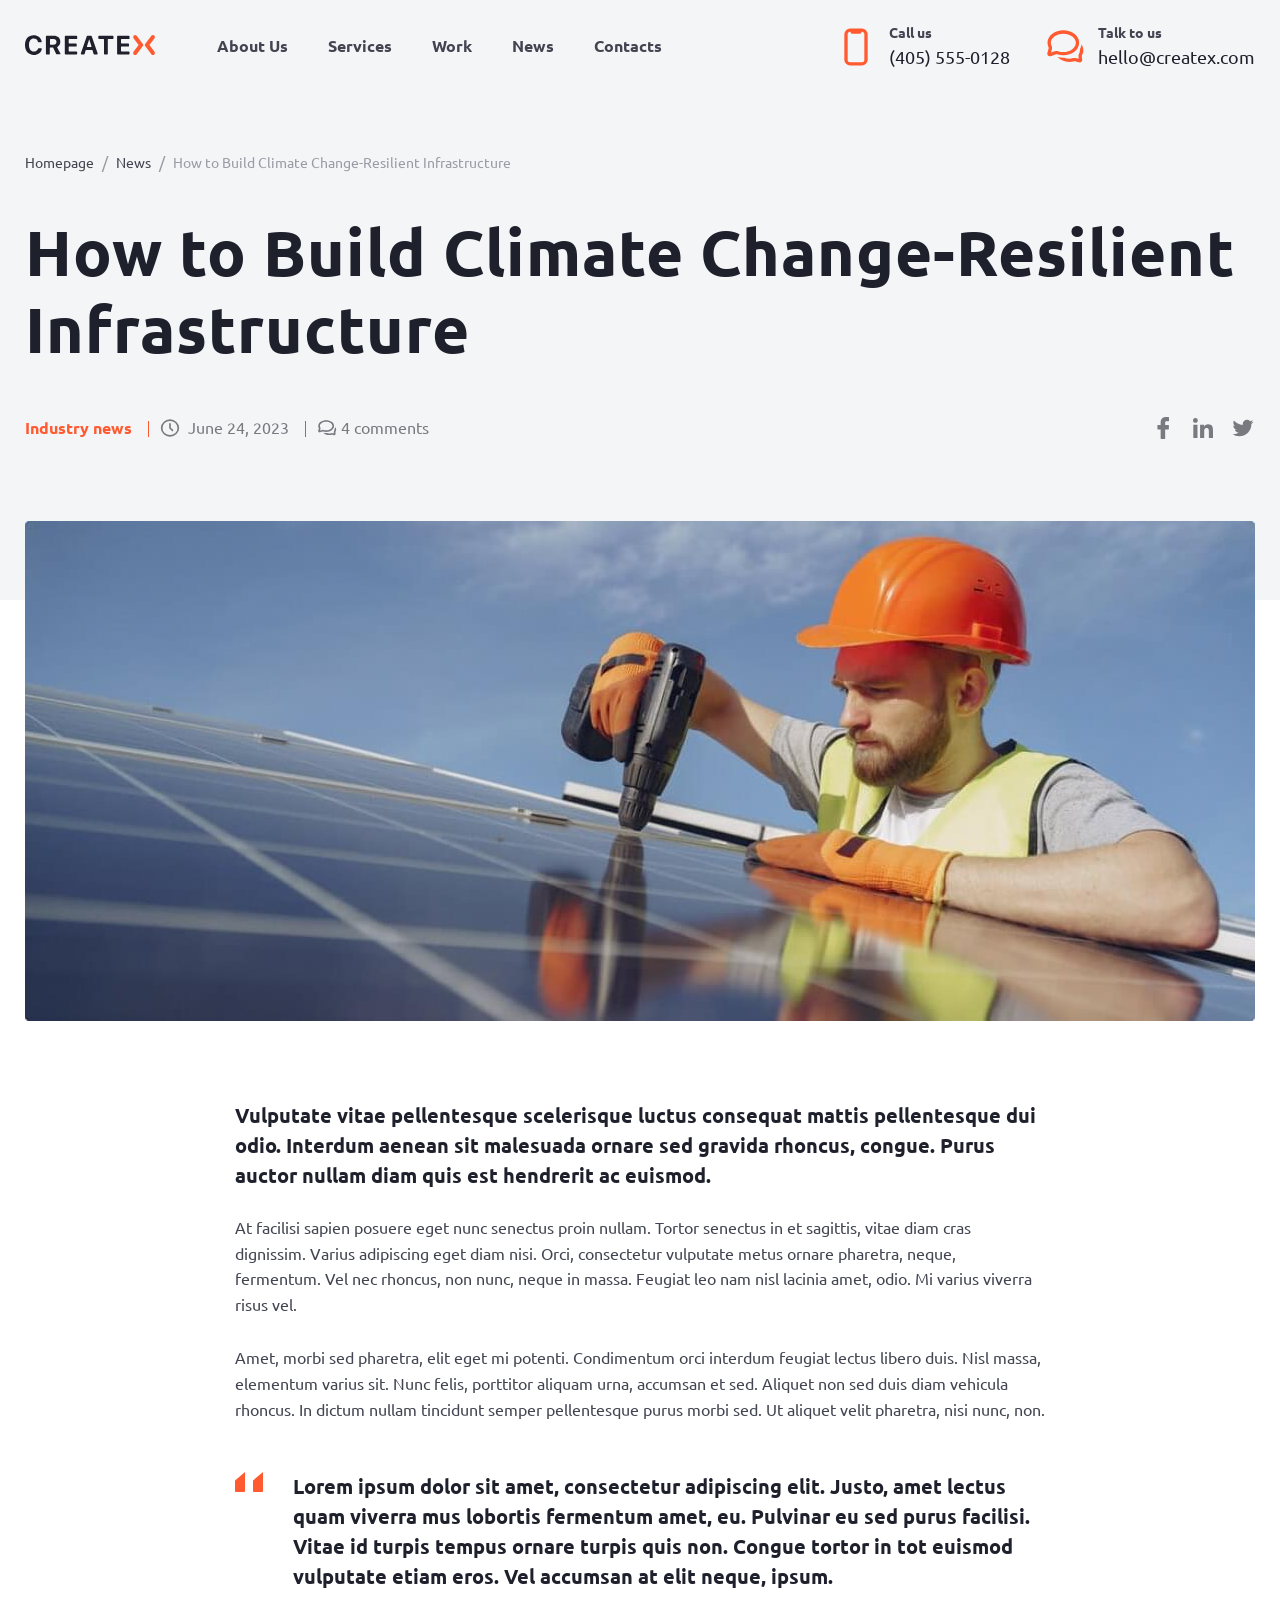
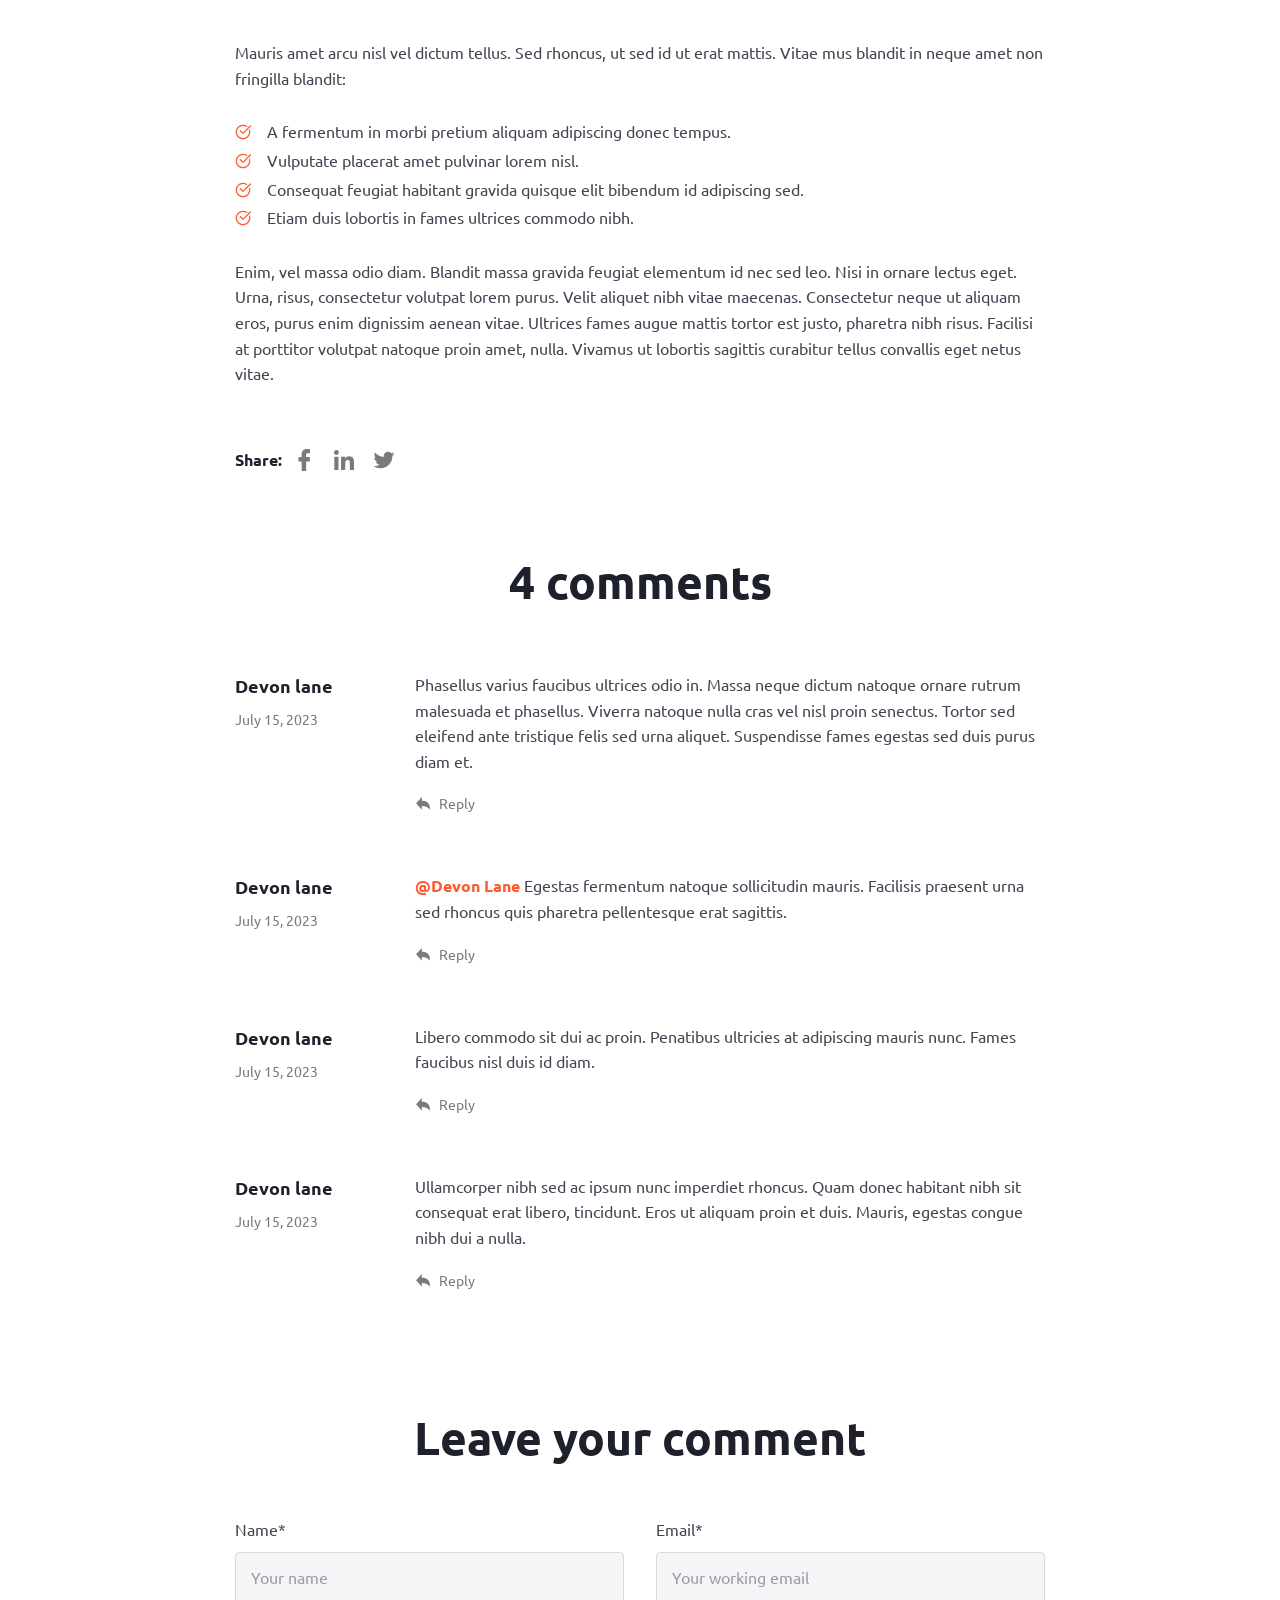
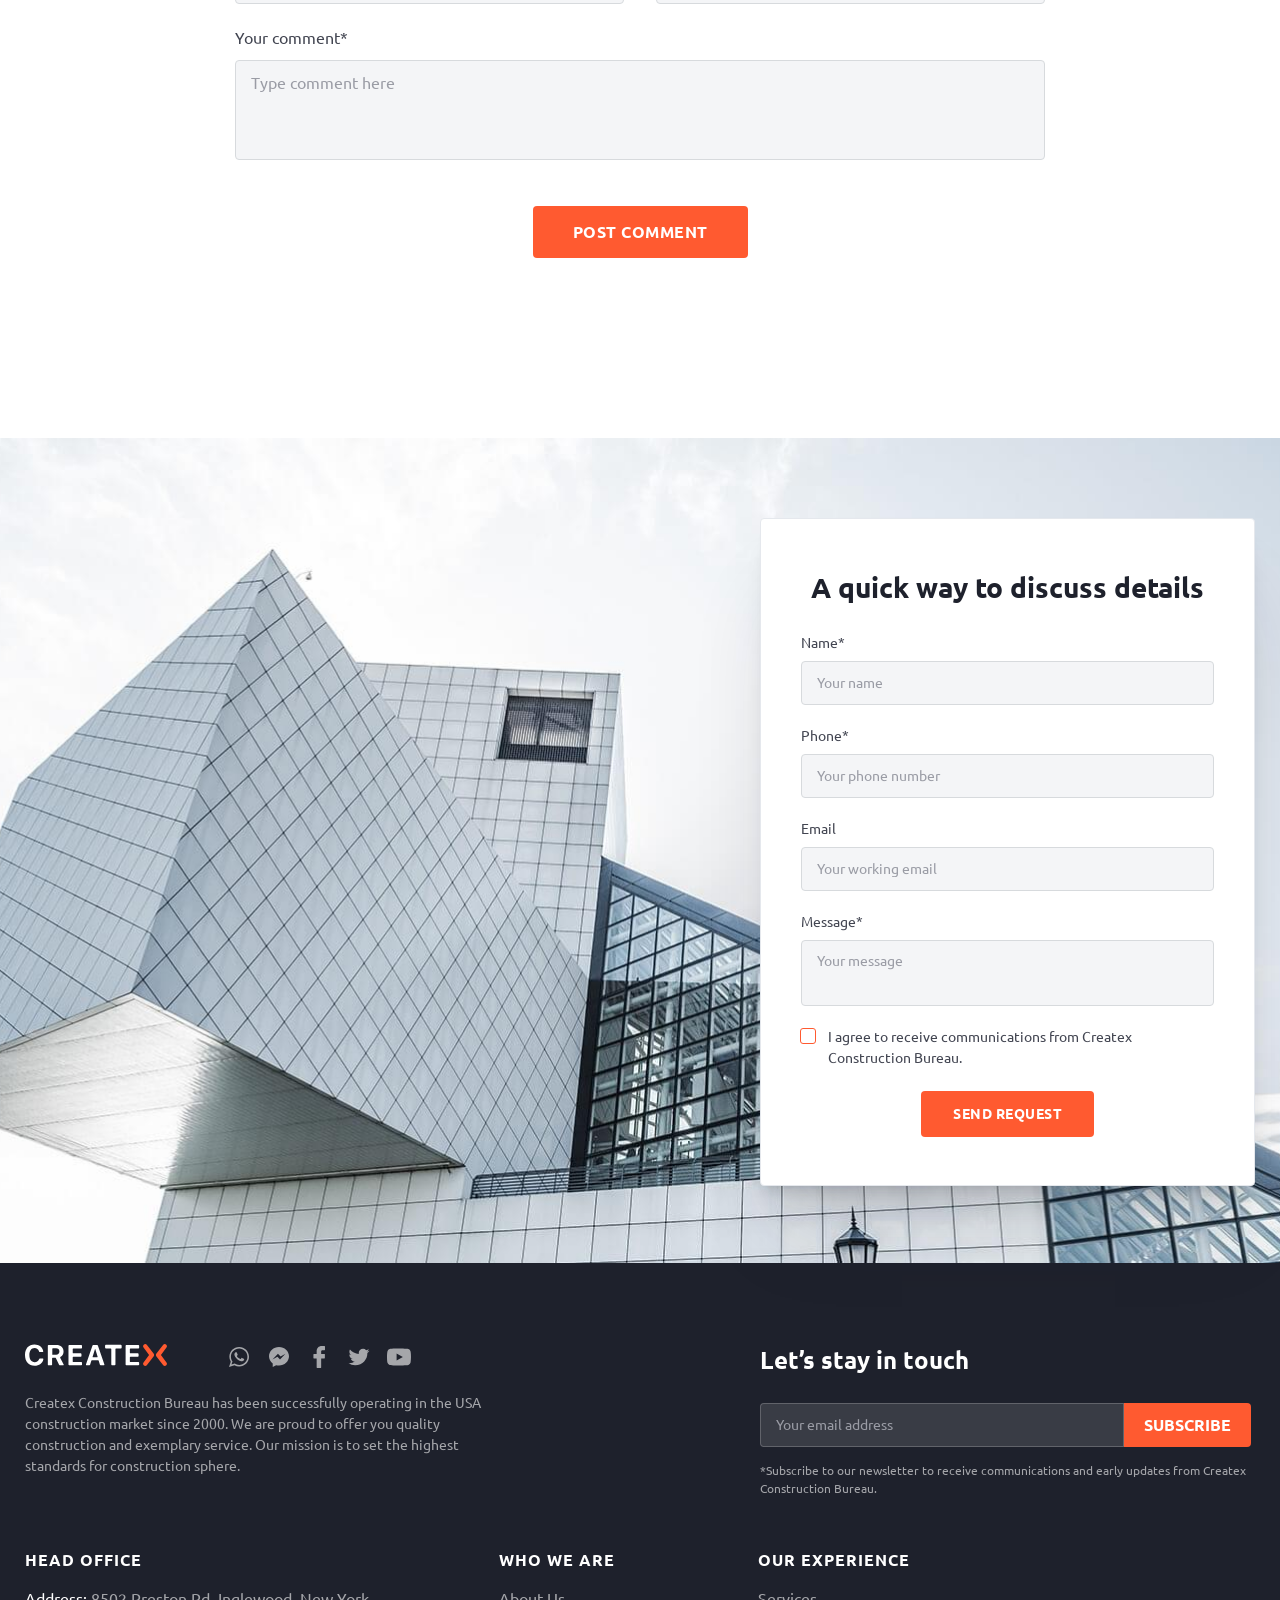
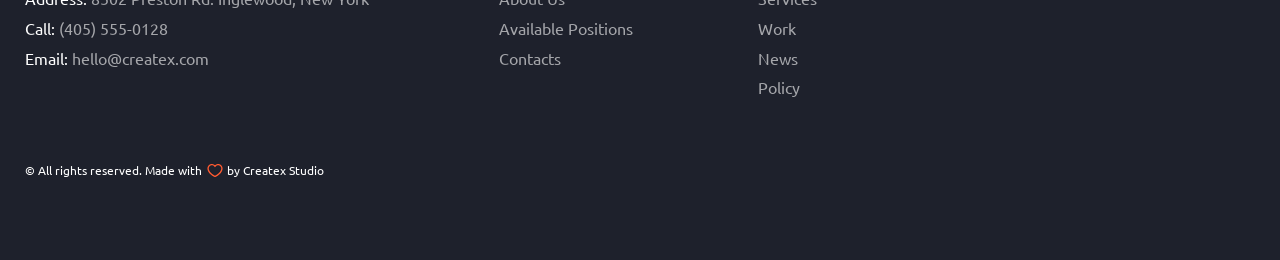
<file: post.html>
<!DOCTYPE html>
<html lang="en">

<head>
  <meta charset="UTF-8">
  <meta name="viewport" content="width=device-width,initial-scale=1">
  <link rel="shortcut icon" href="img/favicon.ico" type="image/x-icon">
  <meta http-equiv="X-UA-Compatible" content="ie=edge">
  <meta name="theme-color" content="#111111">
  <title>Createx Construction</title>
  <link rel="stylesheet" href="css/vendor.css">
  <link rel="stylesheet" href="css/main.css">
</head>

<body>
  <div class="site-container">
    <header class="header header--secondary">
      <div class="container header__container"><a href="index.html" class="logo"><img src="img/logo.svg"
            alt="Createx Logo"></a>
        <nav class="nav header__nav">
          <ul class="nav__list list-reset">
            <li class="nav__item"><a href="about.html" class="nav__link">About Us</a></li>
            <li class="nav__item"><a href="services.html" class="nav__link">Services</a></li>
            <li class="nav__item"><a href="work.html" class="nav__link">Work</a></li>
            <li class="nav__item"><a href="news.html" class="nav__link">News</a></li>
            <li class="nav__item"><a href="contacts.html" class="nav__link">Contacts</a></li>
          </ul>
          <div class="header-contacts header-contacts--nav"><a href="tel:4055550128"
              class="header-contacts__link contacts-link contacts-link--call"><span class="contacts-link__caption">Call
                us</span> <span class="contacts-link__value">(405) 555-0128</span> </a><a
              href="mailto:hello@createx.com" class="header-contacts__link contacts-link contacts-link--mail"><span
                class="contacts-link__caption">Talk to us</span> <span
                class="contacts-link__value">hello@createx.com</span></a></div>
        </nav>
        <div class="header-contacts"><a href="tel:4055550128"
            class="header-contacts__link contacts-link contacts-link--call"><span class="contacts-link__caption">Call
              us</span> <span class="contacts-link__value">(405) 555-0128</span> </a><a href="mailto:hello@createx.com"
            class="header-contacts__link contacts-link contacts-link--mail"><span class="contacts-link__caption">Talk to
              us</span> <span class="contacts-link__value">hello@createx.com</span></a></div><button
          class="btn-reset burger" aria-label="Открыть меню"><span class="burger__line"></span></button>
      </div>
    </header>
    <main>
      <section class="page-hero page-hero--post">
        <div class="container">
          <ul class="list-reset breadcrumbs page-hero__breadcrumbs">
            <li class="breadcrumbs__item"><a href="#" class="breadcrumbs__link">Homepage</a></li>
            <li class="breadcrumbs__item"><a href="#" class="breadcrumbs__link">News</a></li>
            <li class="breadcrumbs__item"><a class="breadcrumbs__link">How to&nbsp;Build Climate Change-Resilient
                Infrastructure</a></li>
          </ul>
          <h1 class="page-hero__title">How to&nbsp;Build Climate Change-Resilient Infrastructure</h1>
          <div class="page-hero__bottom">
            <div class="page-hero__meta article-meta"><a href="#" class="article-meta__item">Industry news</a> <time
                class="article-meta__item" datetime="2023-06-24 19:00">June 24, 2023</time> <span
                class="article-meta__item article-meta__item--comments">4 comments</span></div>
            <ul class="social page-hero__social list-reset">
              <li class="social__item"><a href="#" target="_blank" class="social__link" aria-label="Facebook"><svg>
                    <use xlink:href="img/sprite.svg#facebook"></use>
                  </svg></a></li>
              <li class="social__item"><a href="#" target="_blank" class="social__link" aria-label="LinkedIn"><svg>
                    <use xlink:href="img/sprite.svg#linked"></use>
                  </svg></a></li>
              <li class="social__item"><a href="#" target="_blank" class="social__link" aria-label="Twitter"><svg>
                    <use xlink:href="img/sprite.svg#twitter"></use>
                  </svg></a></li>
            </ul>
          </div>
        </div>
      </section>
      <article class="post">
        <div class="container"><img src="img/blog-cover.jpg" alt="Обложка поста" class="post__cover">
          <div class="post__wrapper">
            <div class="post__content">
              <h2>Vulputate vitae pellentesque scelerisque luctus consequat mattis pellentesque dui odio. Interdum
                aenean sit malesuada ornare sed gravida rhoncus, congue. Purus auctor nullam diam quis est hendrerit
                ac&nbsp;euismod.</h2>
              <p>At&nbsp;facilisi sapien posuere eget nunc senectus proin nullam. Tortor senectus
                in&nbsp;et&nbsp;sagittis, vitae diam cras dignissim. Varius adipiscing eget diam nisi. Orci, consectetur
                vulputate metus ornare pharetra, neque, fermentum. Vel nec rhoncus, non nunc, neque in&nbsp;massa.
                Feugiat leo nam nisl lacinia amet, odio. Mi&nbsp;varius viverra risus vel.</p>
              <p>Amet, morbi sed pharetra, elit eget mi&nbsp;potenti. Condimentum orci interdum feugiat lectus libero
                duis. Nisl massa, elementum varius sit. Nunc felis, porttitor aliquam urna, accumsan et&nbsp;sed.
                Aliquet non sed duis diam vehicula rhoncus. In&nbsp;dictum nullam tincidunt semper pellentesque purus
                morbi sed. Ut&nbsp;aliquet velit pharetra, nisi nunc, non.</p>
              <blockquote>Lorem ipsum dolor sit amet, consectetur adipiscing elit. Justo, amet lectus quam viverra mus
                lobortis fermentum amet, eu. Pulvinar eu&nbsp;sed purus facilisi. Vitae id&nbsp;turpis tempus ornare
                turpis quis non. Congue tortor in&nbsp;tot euismod vulputate etiam eros. Vel accumsan at&nbsp;elit
                neque, ipsum.</blockquote>
              <p>Mauris amet arcu nisl vel dictum tellus. Sed rhoncus, ut&nbsp;sed id&nbsp;ut&nbsp;erat mattis. Vitae
                mus blandit in&nbsp;neque amet non fringilla blandit:</p>
              <ul>
                <li>A&nbsp;fermentum in&nbsp;morbi pretium aliquam adipiscing donec tempus.</li>
                <li>Vulputate placerat amet pulvinar lorem nisl.</li>
                <li>Consequat feugiat habitant gravida quisque elit bibendum id&nbsp;adipiscing sed.</li>
                <li>Etiam duis lobortis in&nbsp;fames ultrices commodo nibh.</li>
              </ul>
              <p>Enim, vel massa odio diam. Blandit massa gravida feugiat elementum id&nbsp;nec sed leo. Nisi
                in&nbsp;ornare lectus eget. Urna, risus, consectetur volutpat lorem purus. Velit aliquet nibh vitae
                maecenas. Consectetur neque ut&nbsp;aliquam eros, purus enim dignissim aenean vitae. Ultrices fames
                augue mattis tortor est justo, pharetra nibh risus. Facilisi at&nbsp;porttitor volutpat natoque proin
                amet, nulla. Vivamus ut&nbsp;lobortis sagittis curabitur tellus convallis eget netus vitae.</p>
            </div>
            <div class="post__share"><span>Share:</span>
              <ul class="social post__social list-reset">
                <li class="social__item"><a href="#" target="_blank" class="social__link" aria-label="Facebook"><svg>
                      <use xlink:href="img/sprite.svg#facebook"></use>
                    </svg></a></li>
                <li class="social__item"><a href="#" target="_blank" class="social__link" aria-label="LinkedIn"><svg>
                      <use xlink:href="img/sprite.svg#linked"></use>
                    </svg></a></li>
                <li class="social__item"><a href="#" target="_blank" class="social__link" aria-label="Twitter"><svg>
                      <use xlink:href="img/sprite.svg#twitter"></use>
                    </svg></a></li>
              </ul>
            </div>
            <div class="comments">
              <h2 class="title title--center comments__title">4 comments</h2>
              <ul class="list-reset comments__list">
                <li class="comments__item">
                  <article class="comment">
                    <div class="comment__left"><span class="comment__author">Devon lane</span> <time
                        class="comment__time" datetime="2023-07-15 19:00">July 15, 2023</time></div>
                    <div class="comment__right">
                      <div class="comment__body">
                        <p>Phasellus varius faucibus ultrices odio&nbsp;in. Massa neque dictum natoque ornare rutrum
                          malesuada et&nbsp;phasellus. Viverra natoque nulla cras vel nisl proin senectus. Tortor sed
                          eleifend ante tristique felis sed urna aliquet. Suspendisse fames egestas sed duis purus
                          diam&nbsp;et.</p>
                      </div><button class="btn-reset comment__reply"><svg>
                          <use xlink:href="img/sprite.svg#reply"></use>
                        </svg> <span>Reply</span></button>
                    </div>
                  </article>
                </li>
                <li class="comments__item">
                  <article class="comment">
                    <div class="comment__left"><span class="comment__author">Devon lane</span> <time
                        class="comment__time" datetime="2023-07-15 19:00">July 15, 2023</time></div>
                    <div class="comment__right">
                      <div class="comment__body">
                        <p><a href="#">@Devon Lane</a> Egestas fermentum natoque sollicitudin mauris. Facilisis praesent
                          urna sed rhoncus quis pharetra pellentesque erat sagittis.</p>
                      </div><button class="btn-reset comment__reply"><svg>
                          <use xlink:href="img/sprite.svg#reply"></use>
                        </svg> <span>Reply</span></button>
                    </div>
                  </article>
                </li>
                <li class="comments__item">
                  <article class="comment">
                    <div class="comment__left"><span class="comment__author">Devon lane</span> <time
                        class="comment__time" datetime="2023-07-15 19:00">July 15, 2023</time></div>
                    <div class="comment__right">
                      <div class="comment__body">
                        <p>Libero commodo sit dui ac&nbsp;proin. Penatibus ultricies at&nbsp;adipiscing mauris nunc.
                          Fames faucibus nisl duis id&nbsp;diam.</p>
                      </div><button class="btn-reset comment__reply"><svg>
                          <use xlink:href="img/sprite.svg#reply"></use>
                        </svg> <span>Reply</span></button>
                    </div>
                  </article>
                </li>
                <li class="comments__item">
                  <article class="comment">
                    <div class="comment__left"><span class="comment__author">Devon lane</span> <time
                        class="comment__time" datetime="2023-07-15 19:00">July 15, 2023</time></div>
                    <div class="comment__right">
                      <div class="comment__body">
                        <p>Ullamcorper nibh sed ac&nbsp;ipsum nunc imperdiet rhoncus. Quam donec habitant nibh sit
                          consequat erat libero, tincidunt. Eros ut&nbsp;aliquam proin et&nbsp;duis. Mauris, egestas
                          congue nibh dui a&nbsp;nulla.</p>
                      </div><button class="btn-reset comment__reply"><svg>
                          <use xlink:href="img/sprite.svg#reply"></use>
                        </svg> <span>Reply</span></button>
                    </div>
                  </article>
                </li>
              </ul>
            </div>
            <form class="post-form">
              <h2 class="title title--center post-form__title">Leave your comment</h2>
              <div class="post-form__content"><label class="form-field form-field--gray post-form__field"><span
                    class="form-field__caption">Name*</span> <input type="text" name="name" required
                    placeholder="Your name" class="form-field__input"></label> <label
                  class="form-field form-field--gray post-form__field"><span class="form-field__caption">Email*</span>
                  <input type="email" name="email" required placeholder="Your working email"
                    class="form-field__input"></label> <label
                  class="form-field form-field--gray post-form__field post-form__field--big"><span
                    class="form-field__caption">Your comment*</span> <textarea name="message"
                    placeholder="Type comment here" class="form-field__input form-field__input--big"></textarea></label>
                <div class="centered"><button class="btn-reset btn btn--fill post-form__btn">Post comment</button></div>
              </div>
            </form>
          </div>
        </div>
      </article>
      <section class="contacts-section">
        <h2 class="visually-hidden">Contacts</h2>
        <div class="container contacts-section__container">
          <form class="contacts-section__form contacts-form">
            <h3 class="contacts-form__title">A quick way to discuss details</h3><label
              class="form-field form-field--gray contacts-form__field"><span class="form-field__caption">Name*</span>
              <input type="text" name="name" placeholder="Your name" class="form-field__input"></label> <label
              class="form-field form-field--gray contacts-form__field"><span class="form-field__caption">Phone*</span>
              <input type="tel" name="phone" placeholder="Your phone number" class="form-field__input"></label> <label
              class="form-field form-field--gray contacts-form__field"><span class="form-field__caption">Email</span>
              <input type="email" name="email" placeholder="Your working email" class="form-field__input"></label>
            <label class="form-field form-field--gray contacts-form__field"><span
                class="form-field__caption">Message*</span> <textarea name="message" placeholder="Your message"
                class="form-field__input form-field__input--big"></textarea></label> <label
              class="custom-checkbox contacts-form__checkbox"><input type="checkbox" class="custom-checkbox__input">
              <span class="custom-checkbox__text">I agree to receive communications from Createx Construction
                Bureau.</span></label>
            <div class="centered"><button class="contacts-form__btn btn btn--fill" type="submit">Send Request</button>
            </div>
          </form>
        </div>
      </section>
    </main>
    <footer class="footer"><a href="#page" data-scroll class="to-top"><span class="to-top__text">Go to top</span> <span
          class="to-top__icon"><svg>
            <use xlink:href="img/sprite.svg#to-top"></use>
          </svg></span></a>
      <div class="container footer__container grid">
        <div class="footer__left">
          <div class="footer__top"><a href="index.html" class="logo footer__logo"><img src="img/logo-footer.svg"
                alt="Createx Logo"></a>
            <ul class="social footer__social list-reset">
              <li class="social__item"><a href="#" target="_blank" class="social__link" aria-label="WhatsApp"><svg>
                    <use xlink:href="img/sprite.svg#whats"></use>
                  </svg></a></li>
              <li class="social__item"><a href="#" target="_blank" class="social__link" aria-label="Messenger"><svg>
                    <use xlink:href="img/sprite.svg#mess"></use>
                  </svg></a></li>
              <li class="social__item"><a href="#" target="_blank" class="social__link" aria-label="Facebook"><svg>
                    <use xlink:href="img/sprite.svg#facebook"></use>
                  </svg></a></li>
              <li class="social__item"><a href="#" target="_blank" class="social__link" aria-label="Twitter"><svg>
                    <use xlink:href="img/sprite.svg#twitter"></use>
                  </svg></a></li>
              <li class="social__item"><a href="#" target="_blank" class="social__link" aria-label="Youtube"><svg>
                    <use xlink:href="img/sprite.svg#youtube"></use>
                  </svg></a></li>
            </ul>
          </div>
          <p class="footer__descr">Createx Construction Bureau has been successfully operating in&nbsp;the USA
            construction market since 2000. We&nbsp;are proud to&nbsp;offer you quality construction and exemplary
            service. Our mission is&nbsp;to&nbsp;set the highest standards for construction sphere.</p>
        </div>
        <form action="#" class="footer-form footer__form">
          <h3 class="footer-form__title">Let’s stay in touch</h3>
          <div class="footer-form__items"><label class="form-field form-field--gray contacts-form__field"><input
                type="email" name="email" placeholder="Your email address" class="form-field__input"></label> <button
              class="footer-form__btn btn btn--fill">Subscribe</button></div>
          <p class="footer-form__descr">*Subscribe to&nbsp;our newsletter to&nbsp;receive communications and early
            updates from Createx Construction Bureau.</p>
        </form>
        <address class="footer-address footer__address">
          <h3 class="footer-address__title footer-title">Head Office</h3><span class="footer-address__item"><span
              class="footer-address__name">Address:</span> 8502 Preston Rd. Inglewood, New York </span><span
            class="footer-address__item"><span class="footer-address__name">Call:</span> <a href="tel:4055550128">(405)
              555-0128</a> </span><span class="footer-address__item"><span class="footer-address__name">Email:</span> <a
              href="mailto:hello@createx.com">hello@createx.com</a></span>
        </address>
        <nav class="footer-nav footer__nav" title="secondary navigation">
          <div class="footer-nav__col">
            <h3 class="footer-nav__title footer-title">Who we are</h3>
            <ul class="list-reset footer-nav__list">
              <li class="footer-nav__item"><a href="about.html" class="footer-nav__link">About Us</a></li>
              <li class="footer-nav__item"><a href="#" class="footer-nav__link">Available Positions</a></li>
              <li class="footer-nav__item"><a href="contacts.html" class="footer-nav__link">Contacts</a></li>
            </ul>
          </div>
          <div class="footer-nav__col">
            <h3 class="footer-nav__title footer-title">Our Experience</h3>
            <ul class="list-reset footer-nav__list">
              <li class="footer-nav__item"><a href="services.html" class="footer-nav__link">Services</a></li>
              <li class="footer-nav__item"><a href="work.html" class="footer-nav__link">Work</a></li>
              <li class="footer-nav__item"><a href="news.html" class="footer-nav__link">News</a></li>
                <li class="footer-nav__item"><a href="policy.html" class="footer-nav__link">Policy</a></li>
            </ul>
          </div>
        </nav><small class="footer__copyright">&copy;&nbsp;All rights reserved. Made with <span>by Createx
            Studio</span></small>
      </div>
    </footer>
    <div class="overlay"></div>
  </div>
  <script src="js/vendor.js"></script>
  <script src="js/main.js"></script>
</body>

</html>
</file>
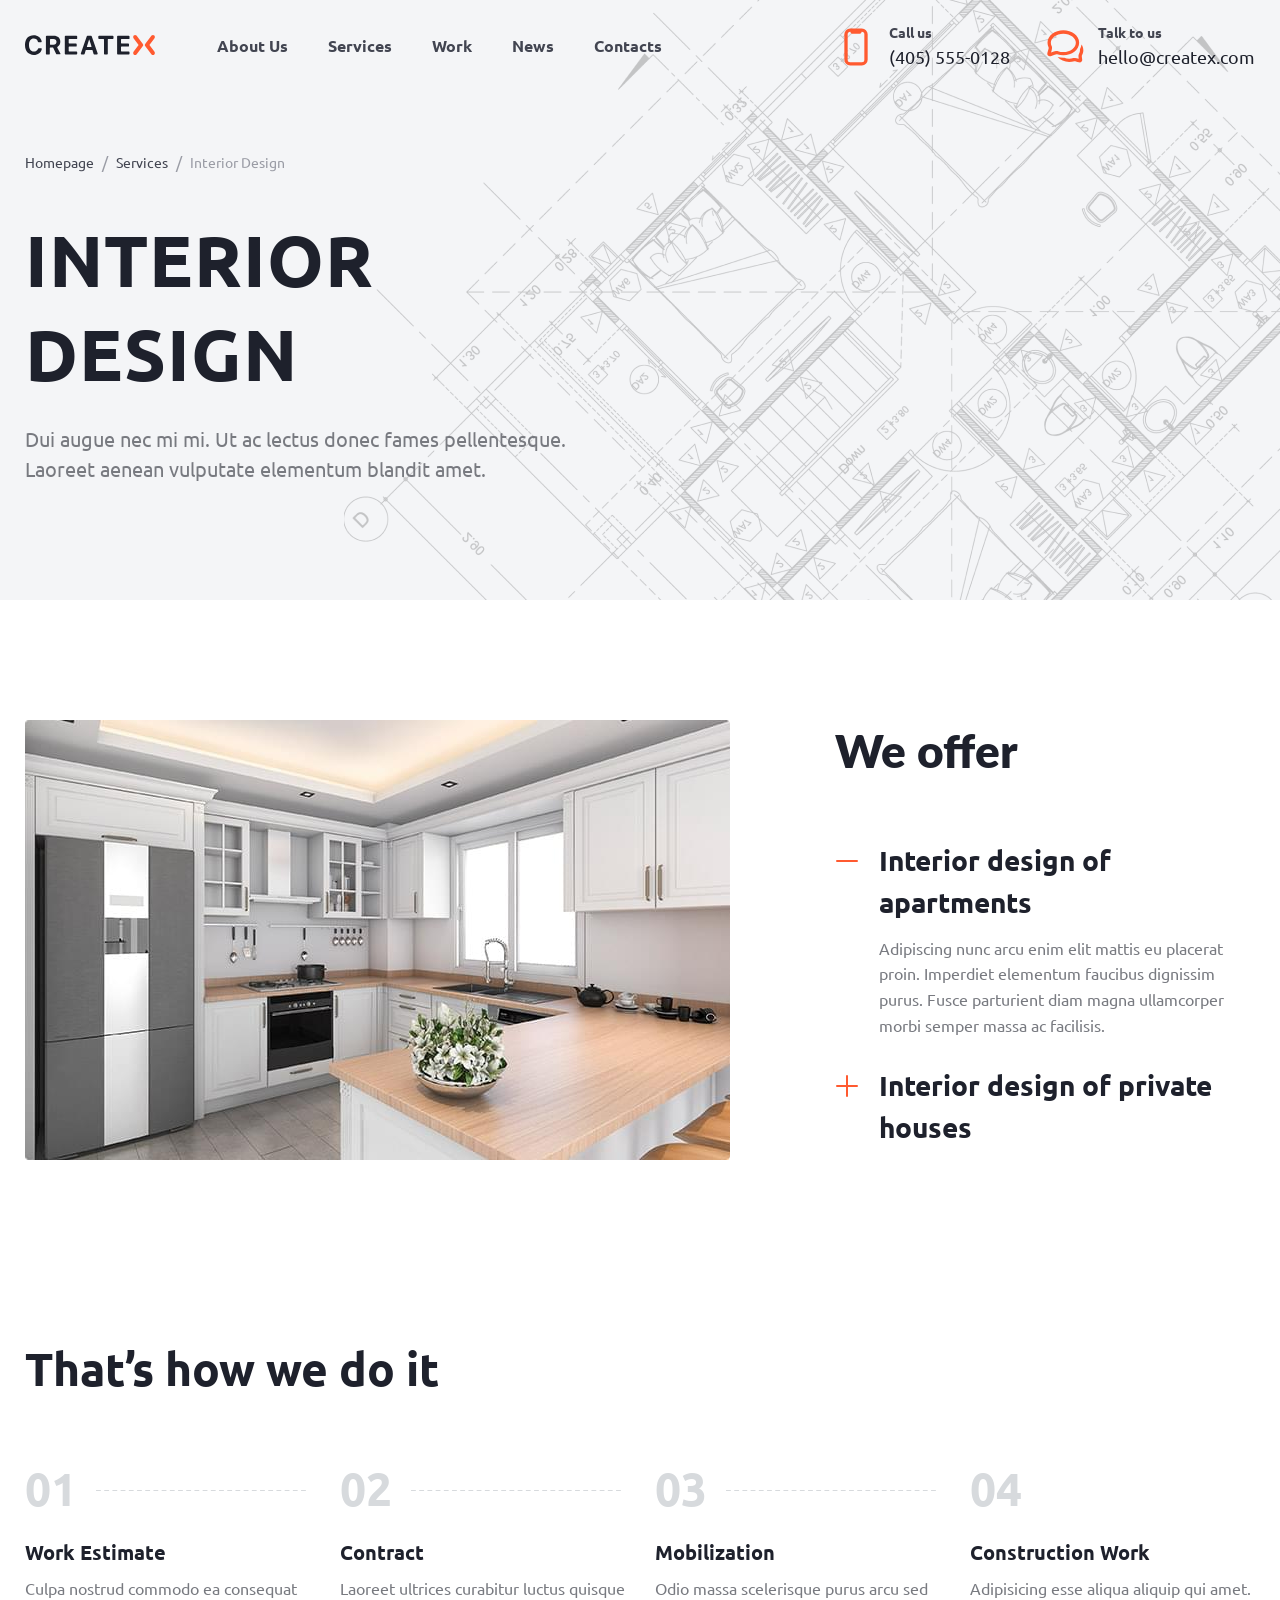
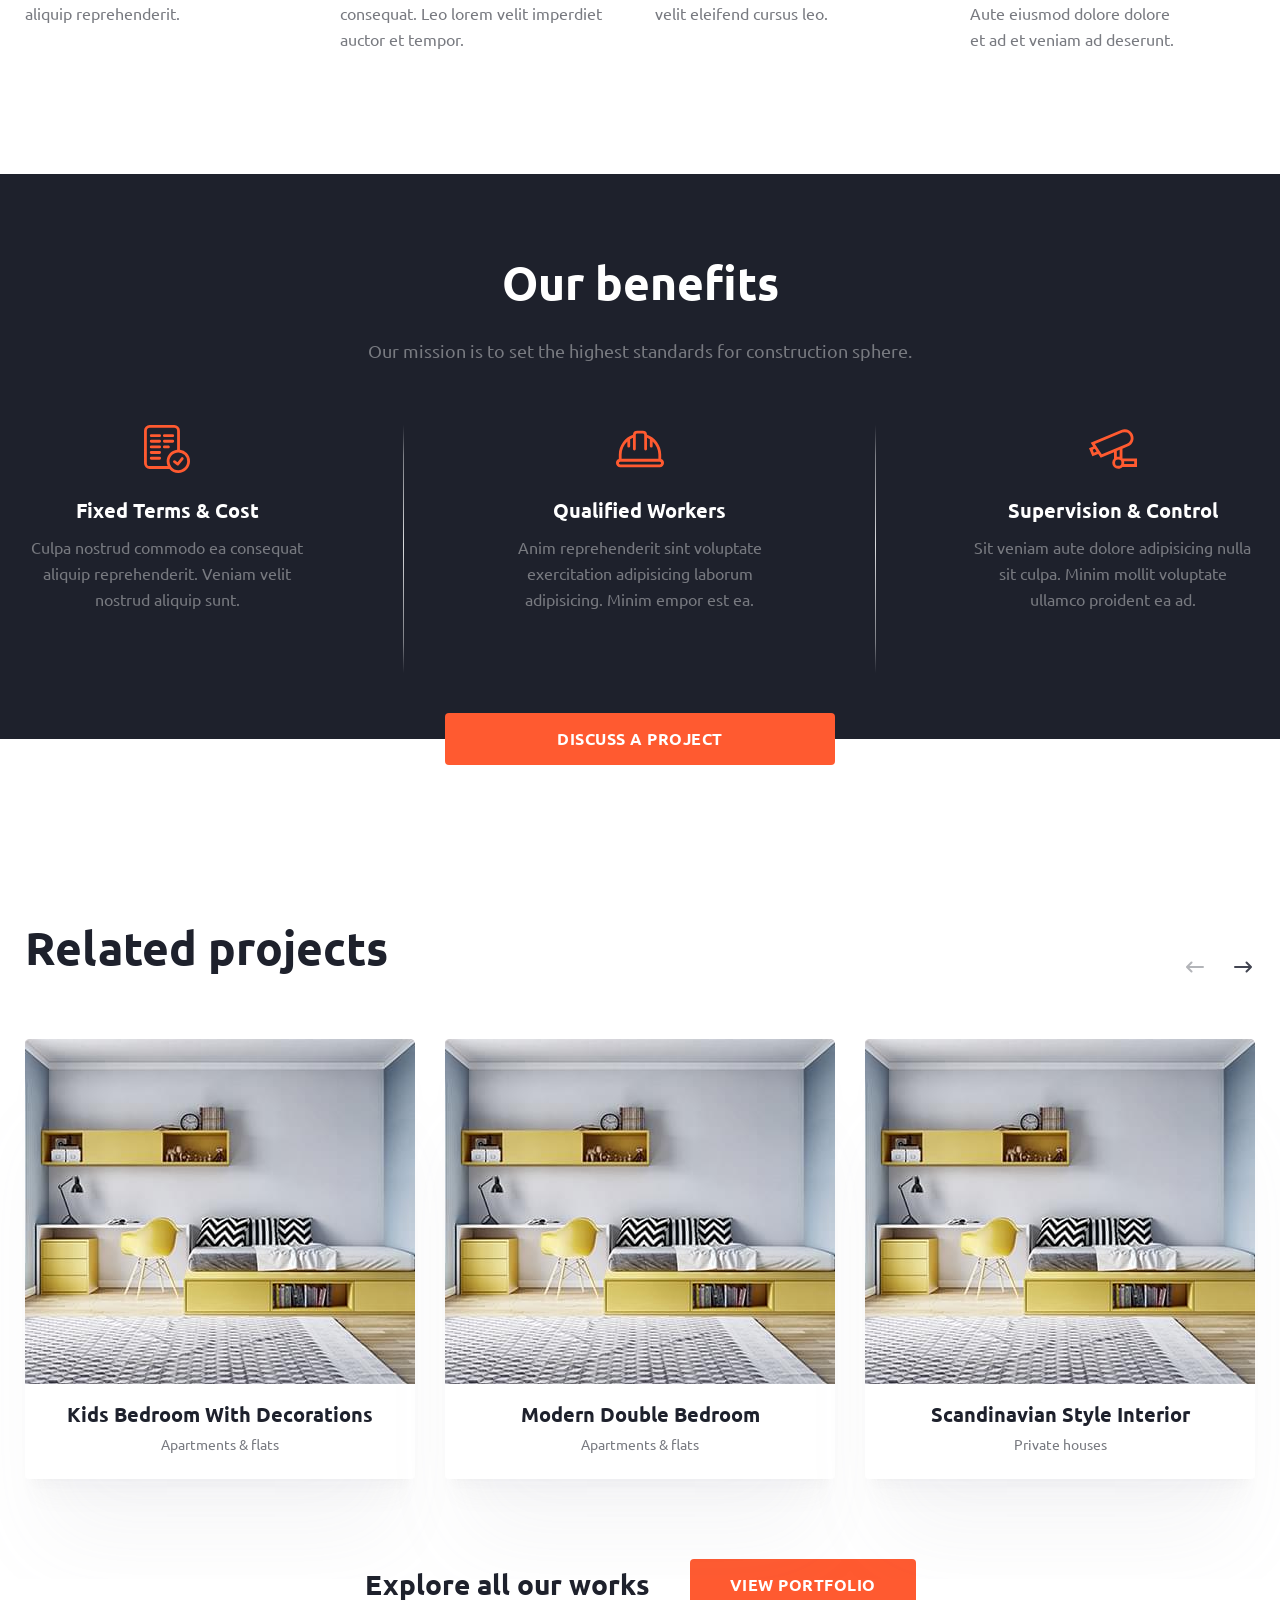
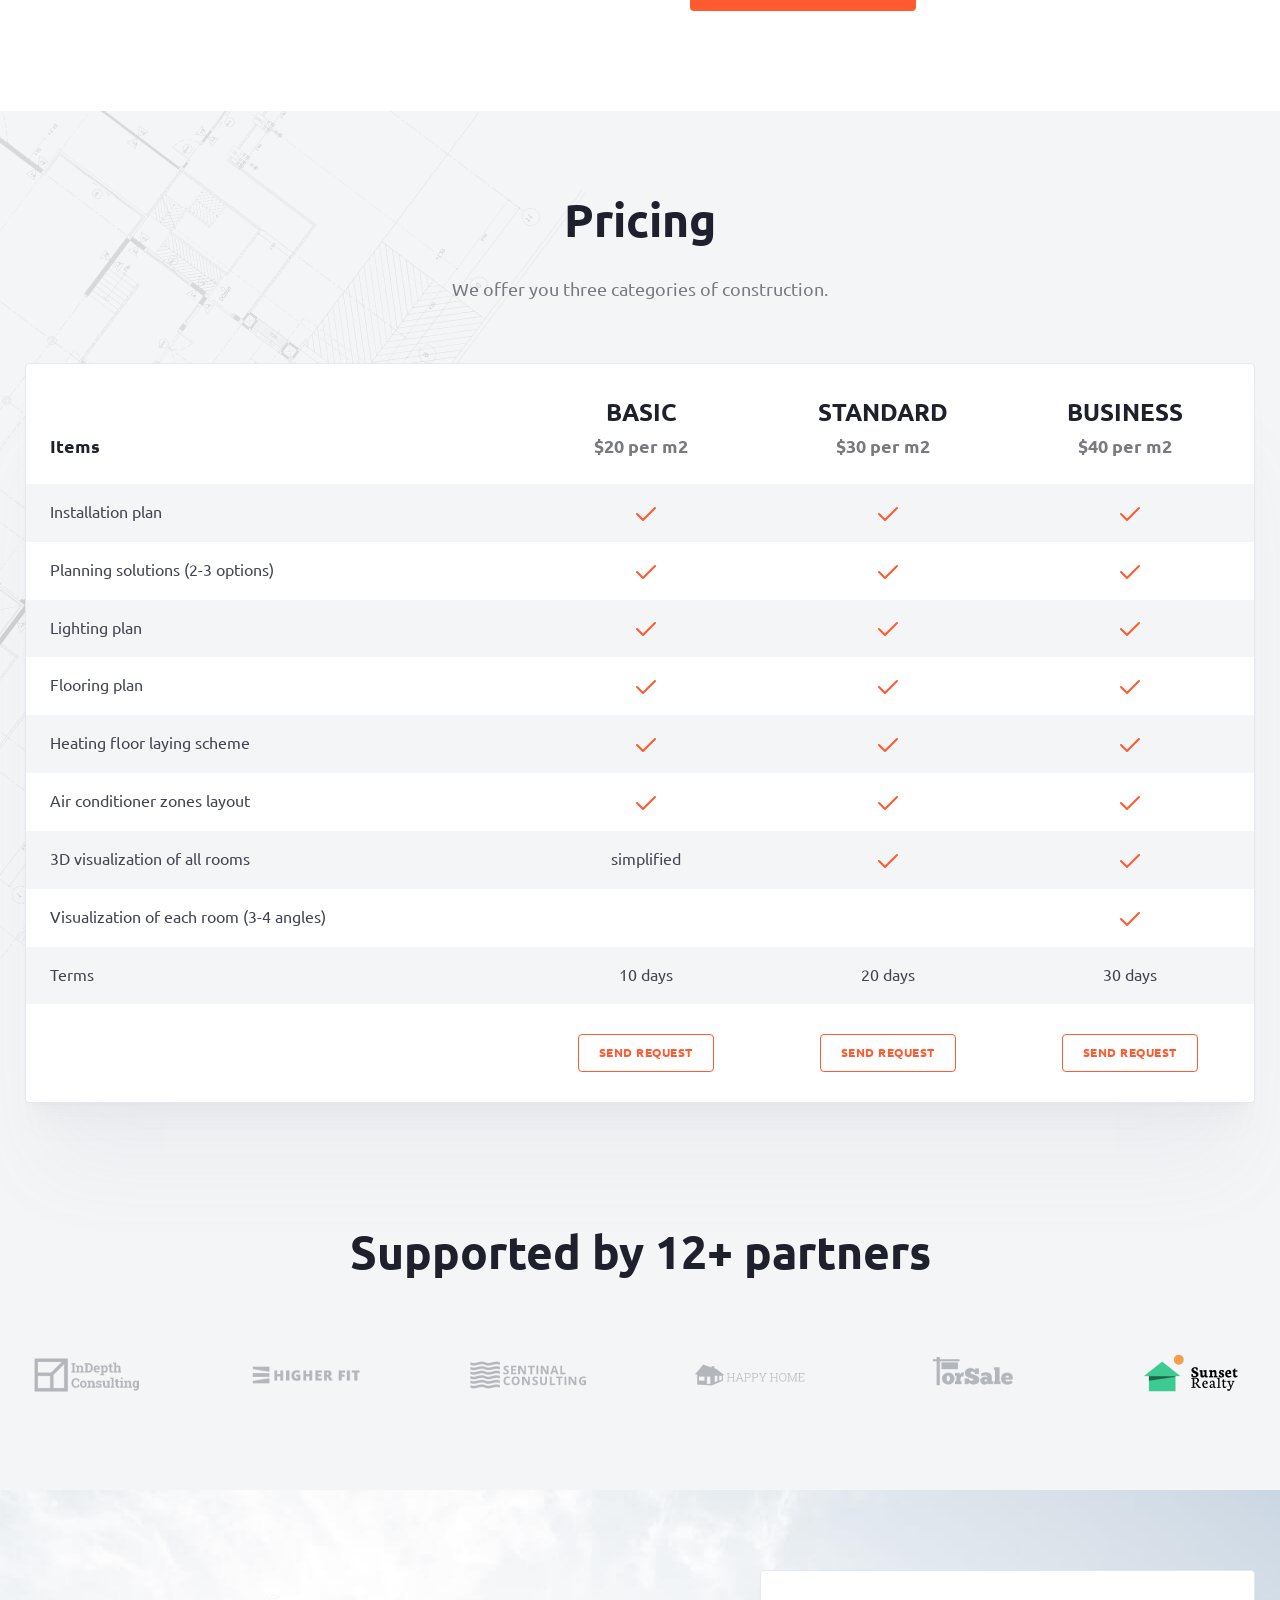
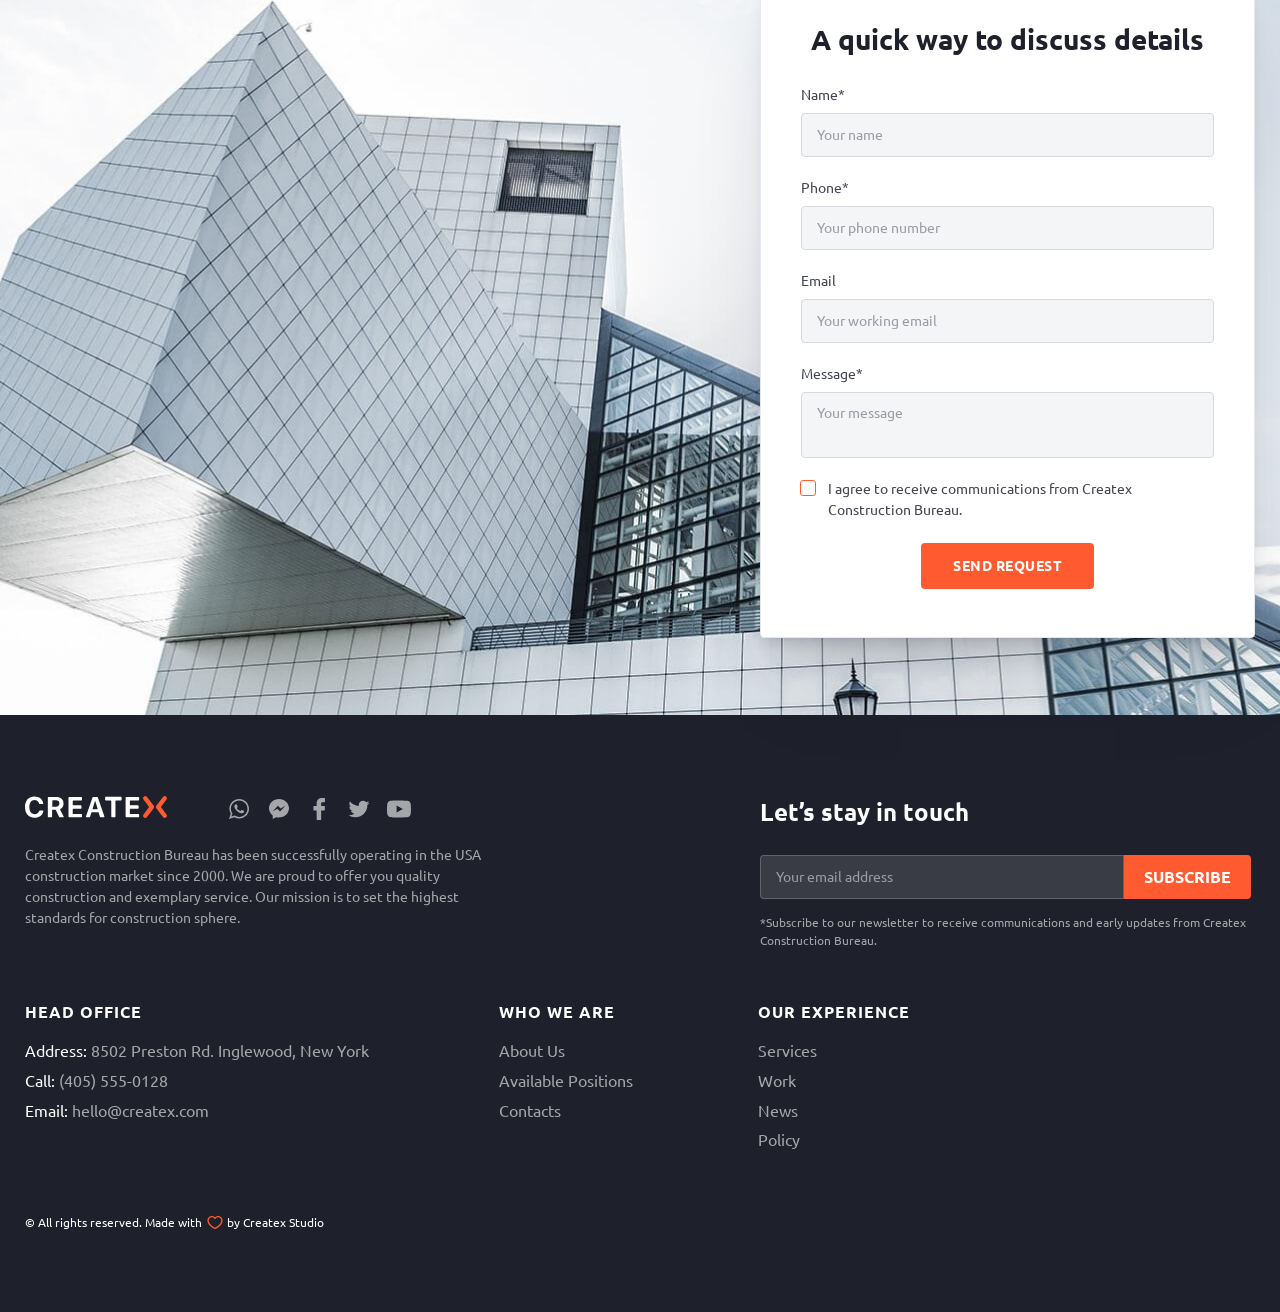
<file: services-1.html>
<!DOCTYPE html>
<html lang="en">

<head>
  <meta charset="UTF-8">
  <meta name="viewport" content="width=device-width,initial-scale=1">
  <link rel="shortcut icon" href="img/favicon.ico" type="image/x-icon">
  <meta http-equiv="X-UA-Compatible" content="ie=edge">
  <meta name="theme-color" content="#111111">
  <title>Createx Construction</title>
  <link rel="stylesheet" href="css/vendor.css">
  <link rel="stylesheet" href="css/main.css">
</head>

<body>
  <div class="site-container">
    <header class="header header--secondary">
      <div class="container header__container"><a href="index.html" class="logo"><img src="img/logo.svg"
            alt="Createx Logo"></a>
        <nav class="nav header__nav">
          <ul class="nav__list list-reset">
            <li class="nav__item"><a href="about.html" class="nav__link">About Us</a></li>
            <li class="nav__item"><a href="services.html" class="nav__link">Services</a></li>
            <li class="nav__item"><a href="work.html" class="nav__link">Work</a></li>
            <li class="nav__item"><a href="news.html" class="nav__link">News</a></li>
            <li class="nav__item"><a href="contacts.html" class="nav__link">Contacts</a></li>
          </ul>
          <div class="header-contacts header-contacts--nav"><a href="tel:4055550128"
              class="header-contacts__link contacts-link contacts-link--call"><span class="contacts-link__caption">Call
                us</span> <span class="contacts-link__value">(405) 555-0128</span> </a><a
              href="mailto:hello@createx.com" class="header-contacts__link contacts-link contacts-link--mail"><span
                class="contacts-link__caption">Talk to us</span> <span
                class="contacts-link__value">hello@createx.com</span></a></div>
        </nav>
        <div class="header-contacts"><a href="tel:4055550128"
            class="header-contacts__link contacts-link contacts-link--call"><span class="contacts-link__caption">Call
              us</span> <span class="contacts-link__value">(405) 555-0128</span> </a><a href="mailto:hello@createx.com"
            class="header-contacts__link contacts-link contacts-link--mail"><span class="contacts-link__caption">Talk to
              us</span> <span class="contacts-link__value">hello@createx.com</span></a></div><button
          class="btn-reset burger" aria-label="Открыть меню"><span class="burger__line"></span></button>
      </div>
    </header>
    <main>
      <section class="page-hero page-hero--services-inner">
        <div class="container">
          <ul class="list-reset breadcrumbs page-hero__breadcrumbs">
            <li class="breadcrumbs__item"><a href="#" class="breadcrumbs__link">Homepage</a></li>
            <li class="breadcrumbs__item"><a href="#" class="breadcrumbs__link">Services</a></li>
            <li class="breadcrumbs__item"><a class="breadcrumbs__link">Interior Design</a></li>
          </ul>
          <h1 class="page-hero__title">INTERIOR DESIGN</h1>
          <p class="page-hero__descr">Dui augue nec mi&nbsp;mi. Ut&nbsp;ac&nbsp;lectus donec fames pellentesque. Laoreet
            aenean vulputate elementum blandit amet.</p>
        </div>
      </section>
      <section class="we-offer">
        <div class="container we-offer__container grid">
          <div class="we-offer__image"><img src="img/we-offer.jpg" alt="We offer smth"></div>
          <div class="we-offer__content">
            <h2 class="title we-offer__title">We offer</h2>
            <div class="accordion accordion-1 we-offer__accordion open is-open"><button
                class="btn-reset accordion__control" aria-expanded="false"><span class="accordion__title">Interior
                  design of apartments</span> <span class="accordion__icon"></span></button>
              <div class="accordion__content" aria-hidden="true">
                <p>Adipiscing nunc arcu enim elit mattis eu&nbsp;placerat proin. Imperdiet elementum faucibus dignissim
                  purus. Fusce parturient diam magna ullamcorper morbi semper massa ac&nbsp;facilisis.</p>
              </div>
            </div>
            <div class="accordion accordion-2 we-offer__accordion"><button class="btn-reset accordion__control"
                aria-expanded="false"><span class="accordion__title">Interior design of private houses</span> <span
                  class="accordion__icon"></span></button>
              <div class="accordion__content" aria-hidden="true">
                <p>Adipiscing nunc arcu enim elit mattis eu&nbsp;placerat proin. Imperdiet elementum faucibus dignissim
                  purus. Fusce parturient diam magna ullamcorper morbi semper massa ac&nbsp;facilisis.</p>
              </div>
            </div>
          </div>
        </div>
      </section>
      <section class="how-we-do">
        <div class="container">
          <h2 class="title how-we-do__title">That’s how we do it</h2>
          <ul class="list-reset how-we-do__list grid">
            <li class="how-we-do__item">
              <h3 class="how-we-do__subtitle">Work Estimate</h3>
              <p class="how-we-do__descr">Culpa nostrud commodo ea&nbsp;consequat aliquip reprehenderit.</p>
            </li>
            <li class="how-we-do__item">
              <h3 class="how-we-do__subtitle">Contract</h3>
              <p class="how-we-do__descr">Laoreet ultrices curabitur luctus quisque consequat. Leo lorem velit imperdiet
                auctor et&nbsp;tempor.</p>
            </li>
            <li class="how-we-do__item">
              <h3 class="how-we-do__subtitle">Mobilization</h3>
              <p class="how-we-do__descr">Odio massa scelerisque purus arcu sed velit eleifend cursus leo.</p>
            </li>
            <li class="how-we-do__item">
              <h3 class="how-we-do__subtitle">Construction Work</h3>
              <p class="how-we-do__descr">Adipisicing esse aliqua aliquip qui amet. Aute eiusmod dolore dolore
                et&nbsp;ad&nbsp;et&nbsp;veniam ad&nbsp;deserunt.</p>
            </li>
          </ul>
        </div>
      </section>
      <section class="services-benefits section-offset">
        <div class="container">
          <h2 class="title title--center services-benefits__title">Our benefits</h2>
          <p class="descr descr--center services-benefits__description">Our mission is&nbsp;to&nbsp;set the highest
            standards for construction sphere.</p>
          <ul class="list-reset services-benefits__list grid">
            <li class="services-benefits__item services-benefits__item--terms">
              <h3 class="services-benefits__subtitle">Fixed Terms & Cost</h3>
              <p class="services-benefits__descr">Culpa nostrud commodo ea&nbsp;consequat aliquip reprehenderit. Veniam
                velit nostrud aliquip sunt.</p>
            </li>
            <li class="services-benefits__item services-benefits__item--workers">
              <h3 class="services-benefits__subtitle">Qualified Workers</h3>
              <p class="services-benefits__descr">Anim reprehenderit sint voluptate exercitation adipisicing laborum
                adipisicing. Minim empor est&nbsp;ea.</p>
            </li>
            <li class="services-benefits__item services-benefits__item--control">
              <h3 class="services-benefits__subtitle">Supervision & Control</h3>
              <p class="services-benefits__descr">Sit veniam aute dolore adipisicing nulla sit culpa. Minim mollit
                voluptate ullamco proident ea&nbsp;ad.</p>
            </li>
          </ul>
          <div class="centered services-benefits__centered"><button
              class="btn btn-reset btn--fill services-benefits__btn">Discuss a project</button></div>
        </div>
      </section>
      <section class="related-projects">
        <div class="container">
          <div class="related-projects__top">
            <h2 class="title related-projects__title">Related projects</h2>
            <div class="slider-nav related-projects__slider-nav"><button
                class="btn-reset slider-nav__btn related-projects__prev slider-btn"><svg>
                  <use xlink:href="img/sprite.svg#left-arrow"></use>
                </svg></button> <button class="btn-reset slider-nav__btn related-projects__next slider-btn"><svg>
                  <use xlink:href="img/sprite.svg#right-arrow"></use>
                </svg></button></div>
          </div>
          <div class="swiper related-projects__items swiper-no-swiping">
            <div class="swiper-wrapper">
              <div class="swiper-slide"><a href="#" class="portfolio-item"><img class="portfolio-item__image"
                    src="img/related-proj-1.jpg" alt="Portfolio cover">
                  <div class="portfolio-item__content">
                    <h3 class="portfolio-item__title">Kids Bedroom With Decorations</h3><span
                      class="portfolio-item__descr">Apartments & flats</span>
                    <div class="portfolio-item__btn">View Project</div>
                  </div>
                </a></div>
              <div class="swiper-slide"><a href="#" class="portfolio-item"><img class="portfolio-item__image"
                    src="img/related-proj-1.jpg" alt="Portfolio cover">
                  <div class="portfolio-item__content">
                    <h3 class="portfolio-item__title">Modern Double Bedroom</h3><span
                      class="portfolio-item__descr">Apartments & flats</span>
                    <div class="portfolio-item__btn">View Project</div>
                  </div>
                </a></div>
              <div class="swiper-slide"><a href="#" class="portfolio-item"><img class="portfolio-item__image"
                    src="img/related-proj-1.jpg" alt="Portfolio cover">
                  <div class="portfolio-item__content">
                    <h3 class="portfolio-item__title">Scandinavian Style Interior</h3><span
                      class="portfolio-item__descr">Private houses</span>
                    <div class="portfolio-item__btn">View Project</div>
                  </div>
                </a></div>
              <div class="swiper-slide"><a href="#" class="portfolio-item"><img class="portfolio-item__image"
                    src="img/related-proj-1.jpg" alt="Portfolio cover">
                  <div class="portfolio-item__content">
                    <h3 class="portfolio-item__title">Scandinavian Style Interior</h3><span
                      class="portfolio-item__descr">Private houses</span>
                    <div class="portfolio-item__btn">View Project</div>
                  </div>
                </a></div>
            </div>
          </div>
          <div class="related-projects__learn learn-more">
            <h4 class="learn-more__subtitle">Explore all our works</h4><a href="work.html"
              class="btn-reset learn-more__btn btn btn--fill">View portfolio</a>
          </div>
        </div>
      </section>
      <section class="pricing"><img src="img/services-pricing-decorate.png" alt="" aria-hidden="true"
          class="pricing__decorate">
        <div class="container">
          <h2 class="title title--center">Pricing</h2>
          <p class="descr descr--center pricing__descr">We&nbsp;offer you three categories of&nbsp;construction.</p>
          <div class="table-wrapper">
            <table class="pricing__table table">
              <caption class="visually-hidden">Tariffs table</caption>
              <thead class="table__header">
                <tr class="table__row">
                  <th class="table__th">Items</th>
                  <th class="table__th">
                    <div class="table__heading">Basic</div>
                    <div class="table__per">$20 per m2</div>
                  </th>
                  <th class="table__th">
                    <div class="table__heading">Standard</div>
                    <div class="table__per">$30 per m2</div>
                  </th>
                  <th class="table__th">
                    <div class="table__heading">Business</div>
                    <div class="table__per">$40 per m2</div>
                  </th>
                </tr>
              </thead>
              <tbody class="table__body">
                <tr class="table__row">
                  <td class="table__col">Installation plan</td>
                  <td class="table__col"><span class="table__check">Available</span></td>
                  <td class="table__col"><span class="table__check">Available</span></td>
                  <td class="table__col"><span class="table__check">Available</span></td>
                </tr>
                <tr class="table__row">
                  <td class="table__col">Planning solutions (2-3 options)</td>
                  <td class="table__col"><span class="table__check">Available</span></td>
                  <td class="table__col"><span class="table__check">Available</span></td>
                  <td class="table__col"><span class="table__check">Available</span></td>
                </tr>
                <tr class="table__row">
                  <td class="table__col">Lighting plan</td>
                  <td class="table__col"><span class="table__check">Available</span></td>
                  <td class="table__col"><span class="table__check">Available</span></td>
                  <td class="table__col"><span class="table__check">Available</span></td>
                </tr>
                <tr class="table__row">
                  <td class="table__col">Flooring plan</td>
                  <td class="table__col"><span class="table__check">Available</span></td>
                  <td class="table__col"><span class="table__check">Available</span></td>
                  <td class="table__col"><span class="table__check">Available</span></td>
                </tr>
                <tr class="table__row">
                  <td class="table__col">Heating floor laying scheme</td>
                  <td class="table__col"><span class="table__check">Available</span></td>
                  <td class="table__col"><span class="table__check">Available</span></td>
                  <td class="table__col"><span class="table__check">Available</span></td>
                </tr>
                <tr class="table__row">
                  <td class="table__col">Air conditioner zones layout</td>
                  <td class="table__col"><span class="table__check">Available</span></td>
                  <td class="table__col"><span class="table__check">Available</span></td>
                  <td class="table__col"><span class="table__check">Available</span></td>
                </tr>
                <tr class="table__row">
                  <td class="table__col">3D visualization of all rooms</td>
                  <td class="table__col"><span class="table__text">simplified</span></td>
                  <td class="table__col"><span class="table__check">Available</span></td>
                  <td class="table__col"><span class="table__check">Available</span></td>
                </tr>
                <tr class="table__row">
                  <td class="table__col">Visualization of each room (3-4 angles)</td>
                  <td class="table__col"></td>
                  <td class="table__col"></td>
                  <td class="table__col"><span class="table__check">Available</span></td>
                </tr>
                <tr class="table__row">
                  <td class="table__col">Terms</td>
                  <td class="table__col"><span class="table__text">10 days</span></td>
                  <td class="table__col"><span class="table__text">20 days</span></td>
                  <td class="table__col"><span class="table__text">30 days</span></td>
                </tr>
                <tr class="table__row">
                  <td class="table__col"></td>
                  <td class="table__col"><button class="btn btn-reset btn--stroke-primary">Send request</button></td>
                  <td class="table__col"><button class="btn btn-reset btn--stroke-primary">Send request</button></td>
                  <td class="table__col"><button class="btn btn-reset btn--stroke-primary">Send request</button></td>
                </tr>
              </tbody>
            </table>
          </div>
        </div>
      </section>
      <section class="partners">
        <div class="container">
          <h2 class="title title--center partners__title">Supported by 12+ partners</h2>
          <ul class="list-reset partners__list">
            <li class="partners__item"><a href="#" class="partners__link"><img src="img/partners/partners-1.png"
                  alt="Logo 1" class="partners__logo"></a></li>
            <li class="partners__item"><a href="#" class="partners__link"><img src="img/partners/partners-2.png"
                  alt="Logo 2" class="partners__logo"></a></li>
            <li class="partners__item"><a href="#" class="partners__link"><img src="img/partners/partners-3.png"
                  alt="Logo 3" class="partners__logo"></a></li>
            <li class="partners__item"><a href="#" class="partners__link"><img src="img/partners/partners-4.png"
                  alt="Logo 4" class="partners__logo"></a></li>
            <li class="partners__item"><a href="#" class="partners__link"><img src="img/partners/partners-5.png"
                  alt="Logo 5" class="partners__logo"></a></li>
            <li class="partners__item"><a href="#" class="partners__link"><img src="img/partners/partners-6.png"
                  alt="Logo 6" class="partners__logo"></a></li>
          </ul>
        </div>
      </section>
      <section class="contacts-section">
        <h2 class="visually-hidden">Contacts</h2>
        <div class="container contacts-section__container">
          <form class="contacts-section__form contacts-form">
            <h3 class="contacts-form__title">A quick way to discuss details</h3><label
              class="form-field form-field--gray contacts-form__field"><span class="form-field__caption">Name*</span>
              <input type="text" name="name" placeholder="Your name" class="form-field__input"></label> <label
              class="form-field form-field--gray contacts-form__field"><span class="form-field__caption">Phone*</span>
              <input type="tel" name="phone" placeholder="Your phone number" class="form-field__input"></label> <label
              class="form-field form-field--gray contacts-form__field"><span class="form-field__caption">Email</span>
              <input type="email" name="email" placeholder="Your working email" class="form-field__input"></label>
            <label class="form-field form-field--gray contacts-form__field"><span
                class="form-field__caption">Message*</span> <textarea name="message" placeholder="Your message"
                class="form-field__input form-field__input--big"></textarea></label> <label
              class="custom-checkbox contacts-form__checkbox"><input type="checkbox" class="custom-checkbox__input">
              <span class="custom-checkbox__text">I agree to receive communications from Createx Construction
                Bureau.</span></label>
            <div class="centered"><button class="contacts-form__btn btn btn--fill" type="submit">Send Request</button>
            </div>
          </form>
        </div>
      </section>
    </main>
    <footer class="footer"><a href="#page" data-scroll class="to-top"><span class="to-top__text">Go to top</span> <span
          class="to-top__icon"><svg>
            <use xlink:href="img/sprite.svg#to-top"></use>
          </svg></span></a>
      <div class="container footer__container grid">
        <div class="footer__left">
          <div class="footer__top"><a href="index.html" class="logo footer__logo"><img src="img/logo-footer.svg"
                alt="Createx Logo"></a>
            <ul class="social footer__social list-reset">
              <li class="social__item"><a href="#" target="_blank" class="social__link" aria-label="WhatsApp"><svg>
                    <use xlink:href="img/sprite.svg#whats"></use>
                  </svg></a></li>
              <li class="social__item"><a href="#" target="_blank" class="social__link" aria-label="Messenger"><svg>
                    <use xlink:href="img/sprite.svg#mess"></use>
                  </svg></a></li>
              <li class="social__item"><a href="#" target="_blank" class="social__link" aria-label="Facebook"><svg>
                    <use xlink:href="img/sprite.svg#facebook"></use>
                  </svg></a></li>
              <li class="social__item"><a href="#" target="_blank" class="social__link" aria-label="Twitter"><svg>
                    <use xlink:href="img/sprite.svg#twitter"></use>
                  </svg></a></li>
              <li class="social__item"><a href="#" target="_blank" class="social__link" aria-label="Youtube"><svg>
                    <use xlink:href="img/sprite.svg#youtube"></use>
                  </svg></a></li>
            </ul>
          </div>
          <p class="footer__descr">Createx Construction Bureau has been successfully operating in&nbsp;the USA
            construction market since 2000. We&nbsp;are proud to&nbsp;offer you quality construction and exemplary
            service. Our mission is&nbsp;to&nbsp;set the highest standards for construction sphere.</p>
        </div>
        <form action="#" class="footer-form footer__form">
          <h3 class="footer-form__title">Let’s stay in touch</h3>
          <div class="footer-form__items"><label class="form-field form-field--gray contacts-form__field"><input
                type="email" name="email" placeholder="Your email address" class="form-field__input"></label> <button
              class="footer-form__btn btn btn--fill">Subscribe</button></div>
          <p class="footer-form__descr">*Subscribe to&nbsp;our newsletter to&nbsp;receive communications and early
            updates from Createx Construction Bureau.</p>
        </form>
        <address class="footer-address footer__address">
          <h3 class="footer-address__title footer-title">Head Office</h3><span class="footer-address__item"><span
              class="footer-address__name">Address:</span> 8502 Preston Rd. Inglewood, New York </span><span
            class="footer-address__item"><span class="footer-address__name">Call:</span> <a href="tel:4055550128">(405)
              555-0128</a> </span><span class="footer-address__item"><span class="footer-address__name">Email:</span> <a
              href="mailto:hello@createx.com">hello@createx.com</a></span>
        </address>
        <nav class="footer-nav footer__nav" title="secondary navigation">
          <div class="footer-nav__col">
            <h3 class="footer-nav__title footer-title">Who we are</h3>
            <ul class="list-reset footer-nav__list">
              <li class="footer-nav__item"><a href="about.html" class="footer-nav__link">About Us</a></li>
              <li class="footer-nav__item"><a href="#" class="footer-nav__link">Available Positions</a></li>
              <li class="footer-nav__item"><a href="contacts.html" class="footer-nav__link">Contacts</a></li>
            </ul>
          </div>
          <div class="footer-nav__col">
            <h3 class="footer-nav__title footer-title">Our Experience</h3>
            <ul class="list-reset footer-nav__list">
              <li class="footer-nav__item"><a href="services.html" class="footer-nav__link">Services</a></li>
              <li class="footer-nav__item"><a href="work.html" class="footer-nav__link">Work</a></li>
              <li class="footer-nav__item"><a href="news.html" class="footer-nav__link">News</a></li>
                <li class="footer-nav__item"><a href="policy.html" class="footer-nav__link">Policy</a></li>
            </ul>
          </div>
        </nav><small class="footer__copyright">&copy;&nbsp;All rights reserved. Made with <span>by Createx
            Studio</span></small>
      </div>
    </footer>
    <div class="overlay"></div>
  </div>
  <script src="js/vendor.js"></script>
  <script src="js/main.js"></script>
</body>

</html>
</file>
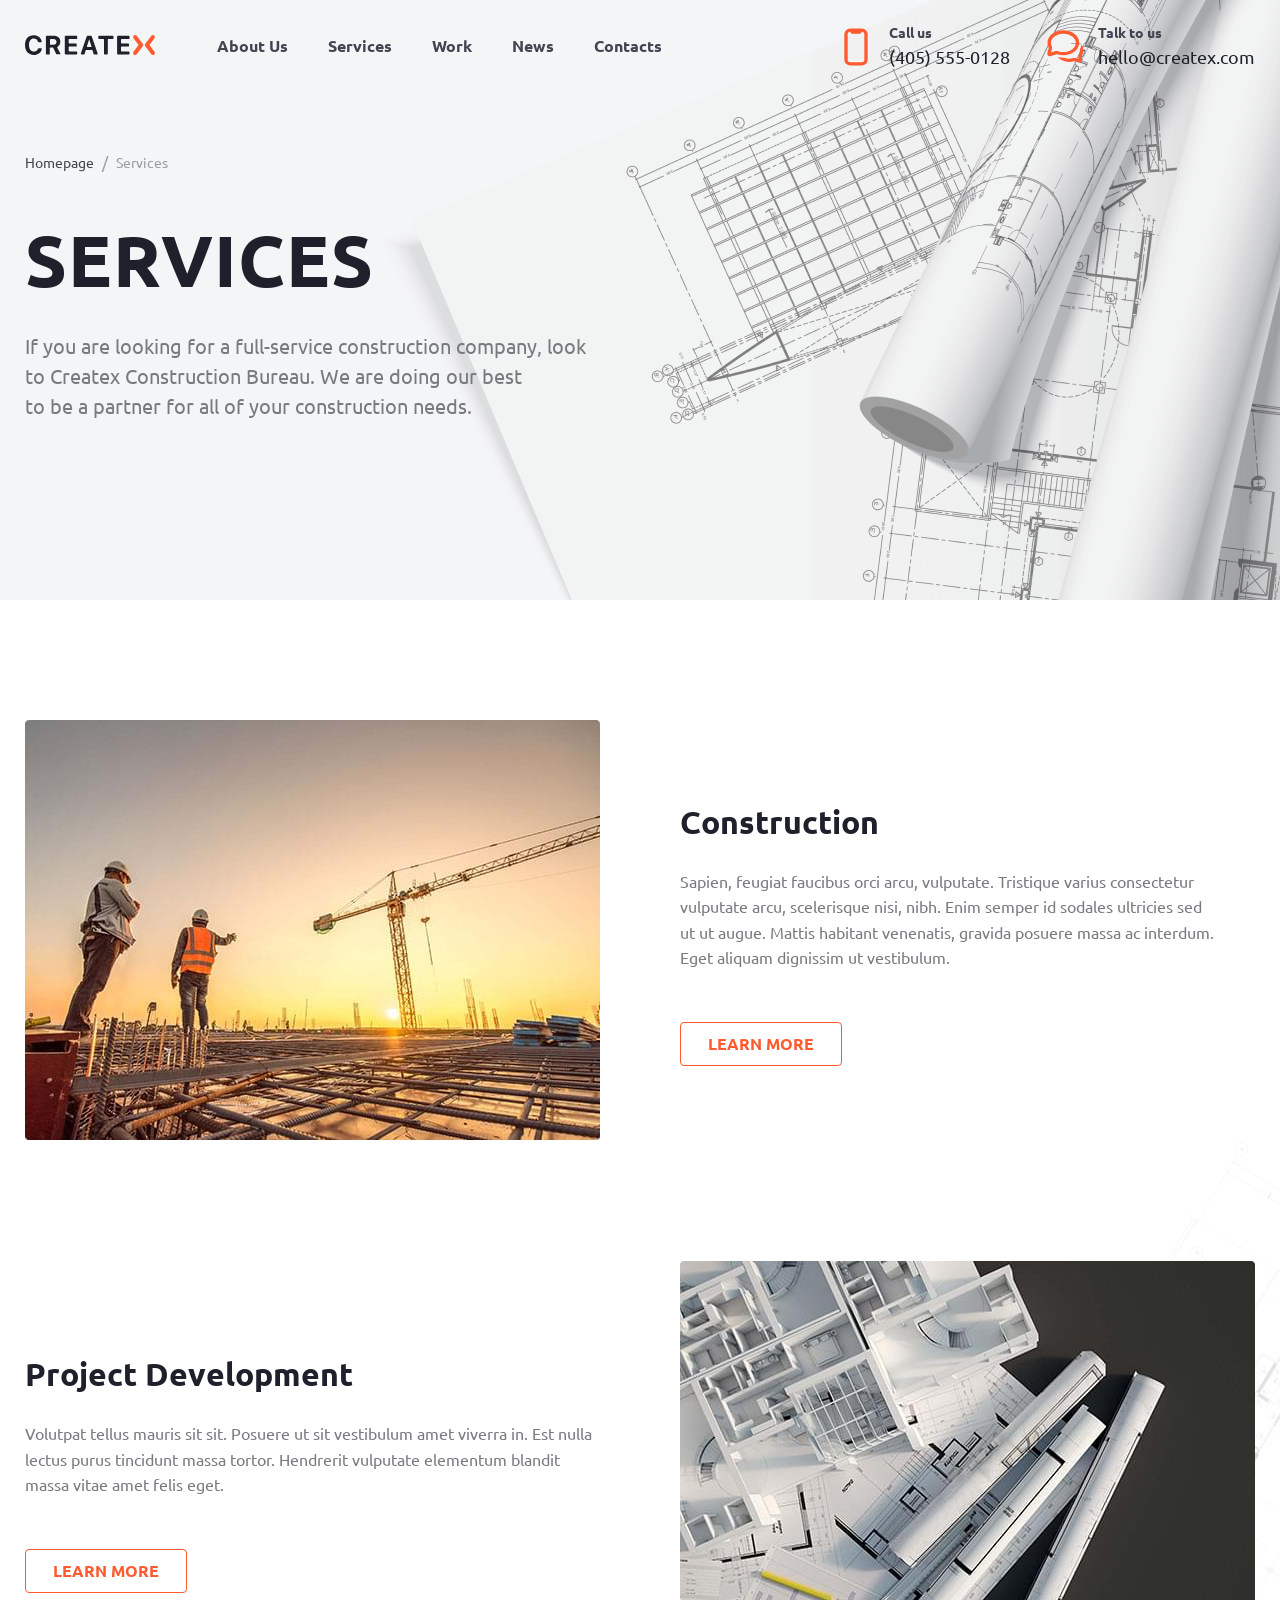
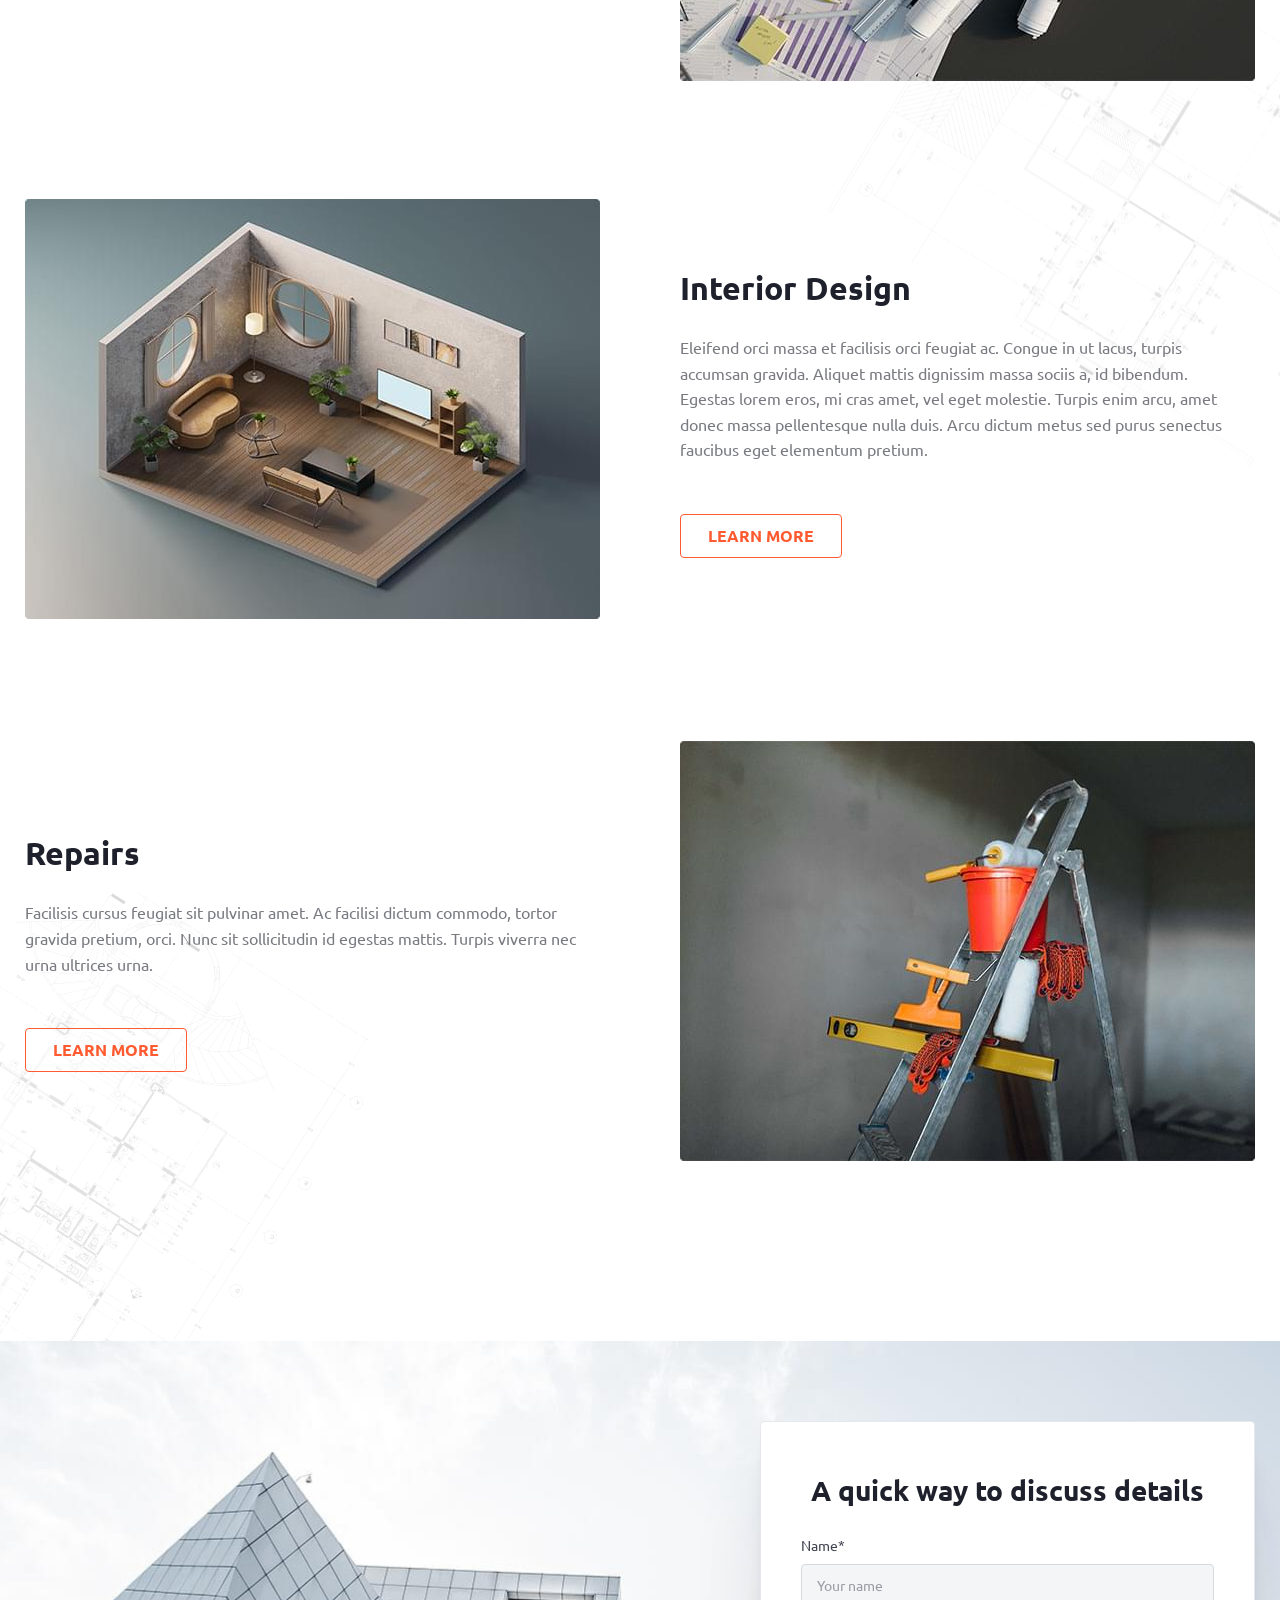
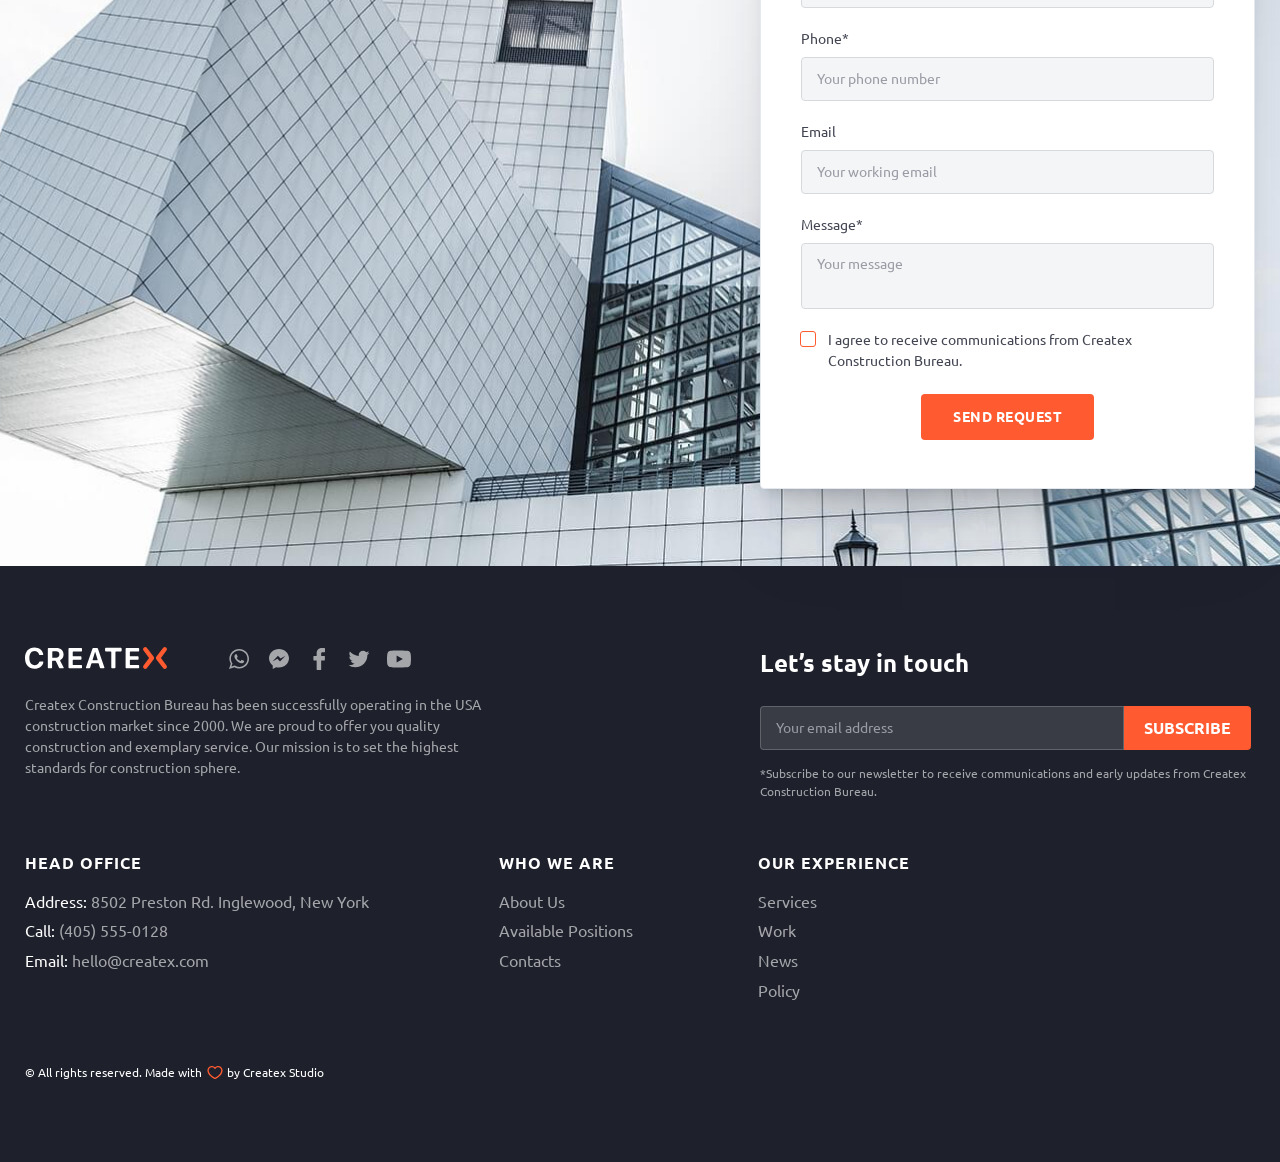
<file: services.html>
<!DOCTYPE html>
<html lang="en">

<head>
  <meta charset="UTF-8">
  <meta name="viewport" content="width=device-width,initial-scale=1">
  <link rel="shortcut icon" href="img/favicon.ico" type="image/x-icon">
  <meta http-equiv="X-UA-Compatible" content="ie=edge">
  <meta name="theme-color" content="#111111">
  <title>Createx Construction</title>
  <link rel="stylesheet" href="css/vendor.css">
  <link rel="stylesheet" href="css/main.css">
</head>

<body>
  <div class="site-container">
    <header class="header header--secondary">
      <div class="container header__container"><a href="index.html" class="logo"><img src="img/logo.svg"
            alt="Createx Logo"></a>
        <nav class="nav header__nav">
          <ul class="nav__list list-reset">
            <li class="nav__item"><a href="about.html" class="nav__link">About Us</a></li>
            <li class="nav__item"><a href="services.html" class="nav__link">Services</a></li>
            <li class="nav__item"><a href="work.html" class="nav__link">Work</a></li>
            <li class="nav__item"><a href="news.html" class="nav__link">News</a></li>
            <li class="nav__item"><a href="contacts.html" class="nav__link">Contacts</a></li>
          </ul>
          <div class="header-contacts header-contacts--nav"><a href="tel:4055550128"
              class="header-contacts__link contacts-link contacts-link--call"><span class="contacts-link__caption">Call
                us</span> <span class="contacts-link__value">(405) 555-0128</span> </a><a
              href="mailto:hello@createx.com" class="header-contacts__link contacts-link contacts-link--mail"><span
                class="contacts-link__caption">Talk to us</span> <span
                class="contacts-link__value">hello@createx.com</span></a></div>
        </nav>
        <div class="header-contacts"><a href="tel:4055550128"
            class="header-contacts__link contacts-link contacts-link--call"><span class="contacts-link__caption">Call
              us</span> <span class="contacts-link__value">(405) 555-0128</span> </a><a href="mailto:hello@createx.com"
            class="header-contacts__link contacts-link contacts-link--mail"><span class="contacts-link__caption">Talk to
              us</span> <span class="contacts-link__value">hello@createx.com</span></a></div><button
          class="btn-reset burger" aria-label="Открыть меню"><span class="burger__line"></span></button>
      </div>
    </header>
    <main>
      <section class="page-hero page-hero--services">
        <div class="container">
          <ul class="list-reset breadcrumbs page-hero__breadcrumbs">
            <li class="breadcrumbs__item"><a href="#" class="breadcrumbs__link">Homepage</a></li>
            <li class="breadcrumbs__item"><a class="breadcrumbs__link">Services</a></li>
          </ul>
          <h1 class="page-hero__title">Services</h1>
          <p class="page-hero__descr">If&nbsp;you are looking for a&nbsp;full-service construction company, look
            to&nbsp;Createx Construction Bureau. We&nbsp;are doing our best to&nbsp;be&nbsp;a&nbsp;partner for all
            of&nbsp;your construction needs.</p>
        </div>
      </section>
      <section class="services"><img src="img/services-content-bg-1.png" alt="" aria-hidden="true"
          class="services-decorate-1"> <img src="img/services-content-bg-2.png" alt="" aria-hidden="true"
          class="services-decorate-2">
        <div class="container">
          <h2 class="visually-hidden">Services content</h2>
          <ul class="list-reset services__list">
            <li class="services__item grid">
              <div class="services__image"><img src="img/services-content-1.jpg" alt="services 1"></div>
              <div class="services__info">
                <h2 class="services__title">Construction</h2>
                <p class="services__descr">Sapien, feugiat faucibus orci arcu, vulputate. Tristique varius consectetur
                  vulputate arcu, scelerisque nisi, nibh. Enim semper id&nbsp;sodales ultricies sed
                  ut&nbsp;ut&nbsp;augue. Mattis habitant venenatis, gravida posuere massa ac&nbsp;interdum. Eget aliquam
                  dignissim ut&nbsp;vestibulum.</p><a href="services-1.html"
                  class="services__link btn btn--stroke btn--stroke-primary">Learn more</a>
              </div>
            </li>
            <li class="services__item grid services__item--reverse">
              <div class="services__image"><img src="img/services-content-2.jpg" alt="services 2"></div>
              <div class="services__info">
                <h2 class="services__title">Project Development</h2>
                <p class="services__descr">Volutpat tellus mauris sit sit. Posuere ut&nbsp;sit vestibulum amet
                  viverra&nbsp;in. Est nulla lectus purus tincidunt massa tortor. Hendrerit vulputate elementum blandit
                  massa vitae amet felis eget.</p><a href="services-1.html"
                  class="services__link btn btn--stroke btn--stroke-primary">Learn more</a>
              </div>
            </li>
            <li class="services__item grid">
              <div class="services__image"><img src="img/services-content-3.jpg" alt="services 3"></div>
              <div class="services__info">
                <h2 class="services__title">Interior Design</h2>
                <p class="services__descr">Eleifend orci massa et&nbsp;facilisis orci feugiat&nbsp;ac. Congue
                  in&nbsp;ut&nbsp;lacus, turpis accumsan gravida. Aliquet mattis dignissim massa sociis&nbsp;a,
                  id&nbsp;bibendum. Egestas lorem eros, mi&nbsp;cras amet, vel eget molestie. Turpis enim arcu, amet
                  donec massa pellentesque nulla duis. Arcu dictum metus sed purus senectus faucibus eget elementum
                  pretium.</p><a href="services-1.html" class="services__link btn btn--stroke btn--stroke-primary">Learn
                  more</a>
              </div>
            </li>
            <li class="services__item grid services__item--reverse">
              <div class="services__image"><img src="img/services-content-4.jpg" alt="services 4"></div>
              <div class="services__info">
                <h2 class="services__title">Repairs</h2>
                <p class="services__descr">Facilisis cursus feugiat sit pulvinar amet. Ac&nbsp;facilisi dictum commodo,
                  tortor gravida pretium, orci. Nunc sit sollicitudin id&nbsp;egestas mattis. Turpis viverra nec urna
                  ultrices urna.</p><a href="services-1.html"
                  class="services__link btn btn--stroke btn--stroke-primary">Learn more</a>
              </div>
            </li>
          </ul>
        </div>
      </section>
      <section class="contacts-section">
        <h2 class="visually-hidden">Contacts</h2>
        <div class="container contacts-section__container">
          <form class="contacts-section__form contacts-form">
            <h3 class="contacts-form__title">A quick way to discuss details</h3><label
              class="form-field form-field--gray contacts-form__field"><span class="form-field__caption">Name*</span>
              <input type="text" name="name" placeholder="Your name" class="form-field__input"></label> <label
              class="form-field form-field--gray contacts-form__field"><span class="form-field__caption">Phone*</span>
              <input type="tel" name="phone" placeholder="Your phone number" class="form-field__input"></label> <label
              class="form-field form-field--gray contacts-form__field"><span class="form-field__caption">Email</span>
              <input type="email" name="email" placeholder="Your working email" class="form-field__input"></label>
            <label class="form-field form-field--gray contacts-form__field"><span
                class="form-field__caption">Message*</span> <textarea name="message" placeholder="Your message"
                class="form-field__input form-field__input--big"></textarea></label> <label
              class="custom-checkbox contacts-form__checkbox"><input type="checkbox" class="custom-checkbox__input">
              <span class="custom-checkbox__text">I agree to receive communications from Createx Construction
                Bureau.</span></label>
            <div class="centered"><button class="contacts-form__btn btn btn--fill" type="submit">Send Request</button>
            </div>
          </form>
        </div>
      </section>
    </main>
    <footer class="footer"><a href="#page" data-scroll class="to-top"><span class="to-top__text">Go to top</span> <span
          class="to-top__icon"><svg>
            <use xlink:href="img/sprite.svg#to-top"></use>
          </svg></span></a>
      <div class="container footer__container grid">
        <div class="footer__left">
          <div class="footer__top"><a href="index.html" class="logo footer__logo"><img src="img/logo-footer.svg"
                alt="Createx Logo"></a>
            <ul class="social footer__social list-reset">
              <li class="social__item"><a href="#" target="_blank" class="social__link" aria-label="WhatsApp"><svg>
                    <use xlink:href="img/sprite.svg#whats"></use>
                  </svg></a></li>
              <li class="social__item"><a href="#" target="_blank" class="social__link" aria-label="Messenger"><svg>
                    <use xlink:href="img/sprite.svg#mess"></use>
                  </svg></a></li>
              <li class="social__item"><a href="#" target="_blank" class="social__link" aria-label="Facebook"><svg>
                    <use xlink:href="img/sprite.svg#facebook"></use>
                  </svg></a></li>
              <li class="social__item"><a href="#" target="_blank" class="social__link" aria-label="Twitter"><svg>
                    <use xlink:href="img/sprite.svg#twitter"></use>
                  </svg></a></li>
              <li class="social__item"><a href="#" target="_blank" class="social__link" aria-label="Youtube"><svg>
                    <use xlink:href="img/sprite.svg#youtube"></use>
                  </svg></a></li>
            </ul>
          </div>
          <p class="footer__descr">Createx Construction Bureau has been successfully operating in&nbsp;the USA
            construction market since 2000. We&nbsp;are proud to&nbsp;offer you quality construction and exemplary
            service. Our mission is&nbsp;to&nbsp;set the highest standards for construction sphere.</p>
        </div>
        <form action="#" class="footer-form footer__form">
          <h3 class="footer-form__title">Let’s stay in touch</h3>
          <div class="footer-form__items"><label class="form-field form-field--gray contacts-form__field"><input
                type="email" name="email" placeholder="Your email address" class="form-field__input"></label> <button
              class="footer-form__btn btn btn--fill">Subscribe</button></div>
          <p class="footer-form__descr">*Subscribe to&nbsp;our newsletter to&nbsp;receive communications and early
            updates from Createx Construction Bureau.</p>
        </form>
        <address class="footer-address footer__address">
          <h3 class="footer-address__title footer-title">Head Office</h3><span class="footer-address__item"><span
              class="footer-address__name">Address:</span> 8502 Preston Rd. Inglewood, New York </span><span
            class="footer-address__item"><span class="footer-address__name">Call:</span> <a href="tel:4055550128">(405)
              555-0128</a> </span><span class="footer-address__item"><span class="footer-address__name">Email:</span> <a
              href="mailto:hello@createx.com">hello@createx.com</a></span>
        </address>
        <nav class="footer-nav footer__nav" title="secondary navigation">
          <div class="footer-nav__col">
            <h3 class="footer-nav__title footer-title">Who we are</h3>
            <ul class="list-reset footer-nav__list">
              <li class="footer-nav__item"><a href="about.html" class="footer-nav__link">About Us</a></li>
              <li class="footer-nav__item"><a href="#" class="footer-nav__link">Available Positions</a></li>
              <li class="footer-nav__item"><a href="contacts.html" class="footer-nav__link">Contacts</a></li>
            </ul>
          </div>
          <div class="footer-nav__col">
            <h3 class="footer-nav__title footer-title">Our Experience</h3>
            <ul class="list-reset footer-nav__list">
              <li class="footer-nav__item"><a href="services.html" class="footer-nav__link">Services</a></li>
              <li class="footer-nav__item"><a href="work.html" class="footer-nav__link">Work</a></li>
              <li class="footer-nav__item"><a href="news.html" class="footer-nav__link">News</a></li>
                <li class="footer-nav__item"><a href="policy.html" class="footer-nav__link">Policy</a></li>
            </ul>
          </div>
        </nav><small class="footer__copyright">&copy;&nbsp;All rights reserved. Made with <span>by Createx
            Studio</span></small>
      </div>
    </footer>
    <div class="overlay"></div>
  </div>
  <script src="js/vendor.js"></script>
  <script src="js/main.js"></script>
</body>

</html>
</file>
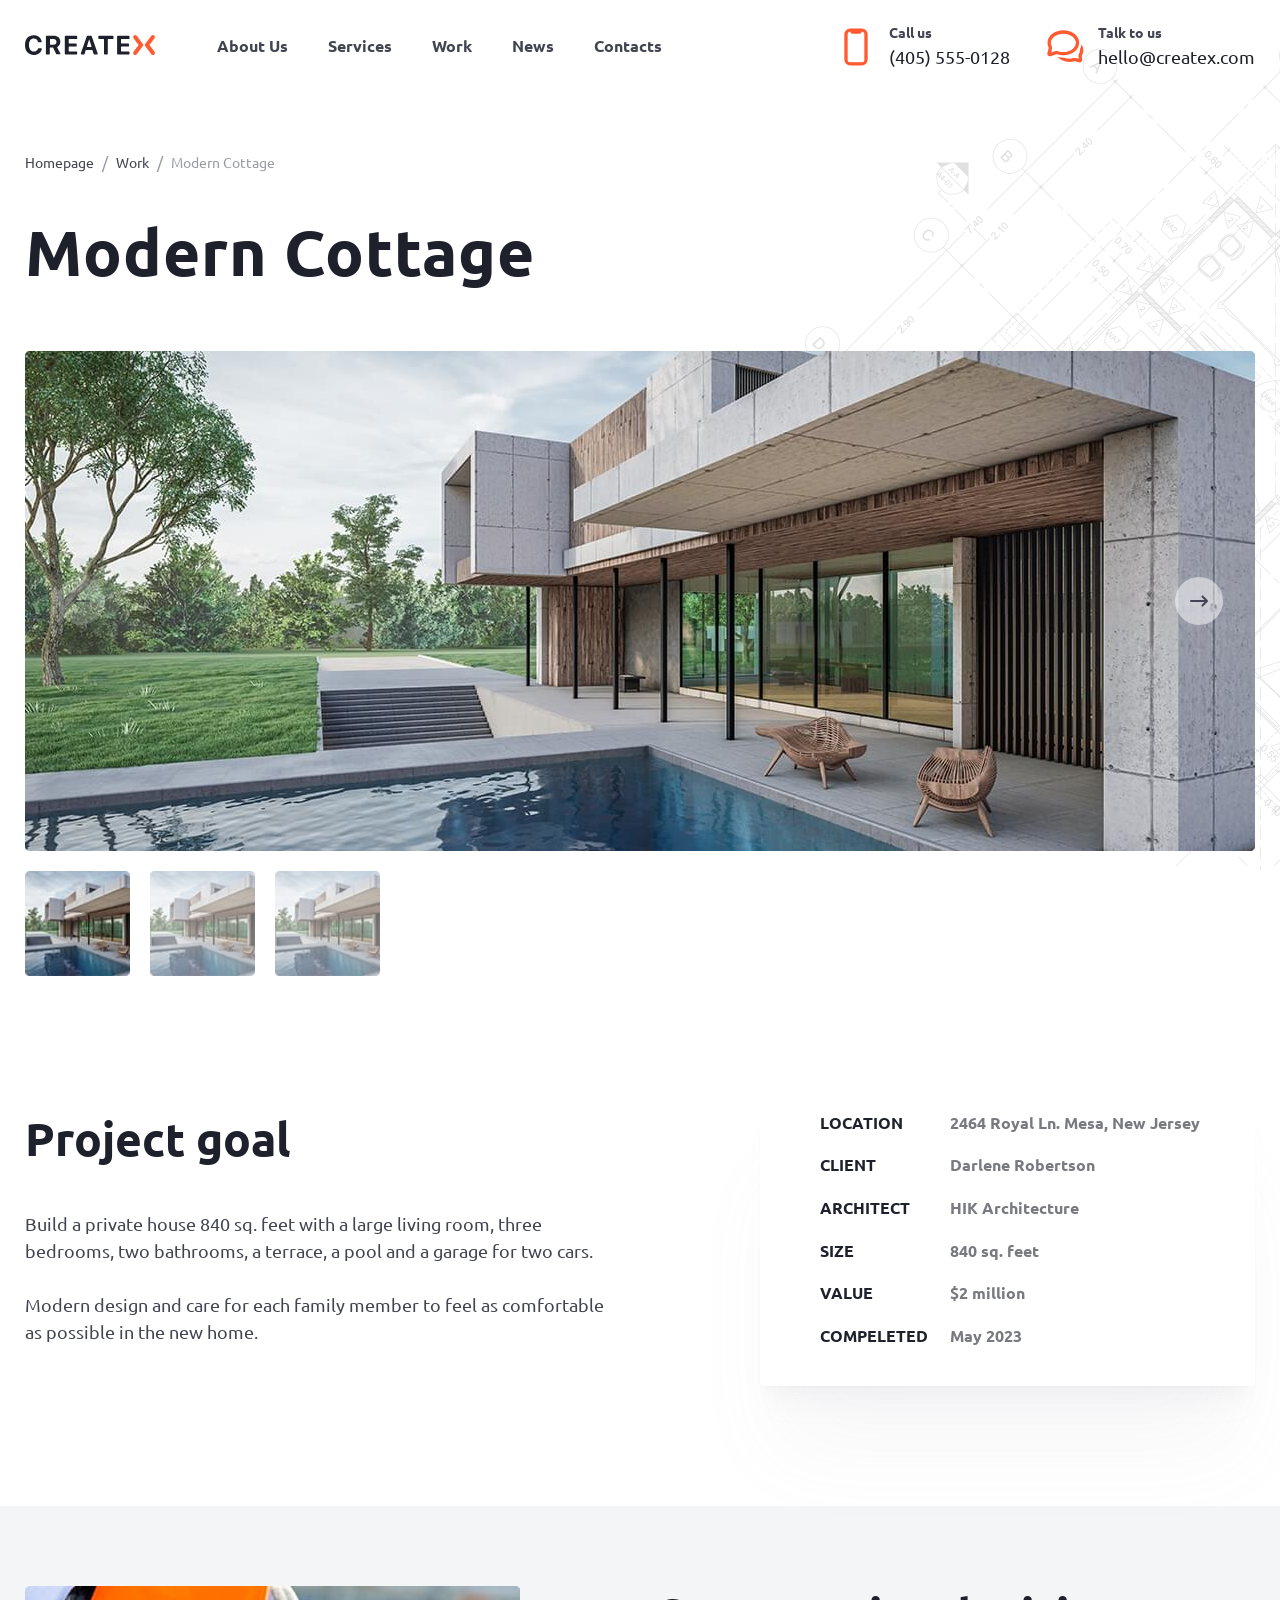
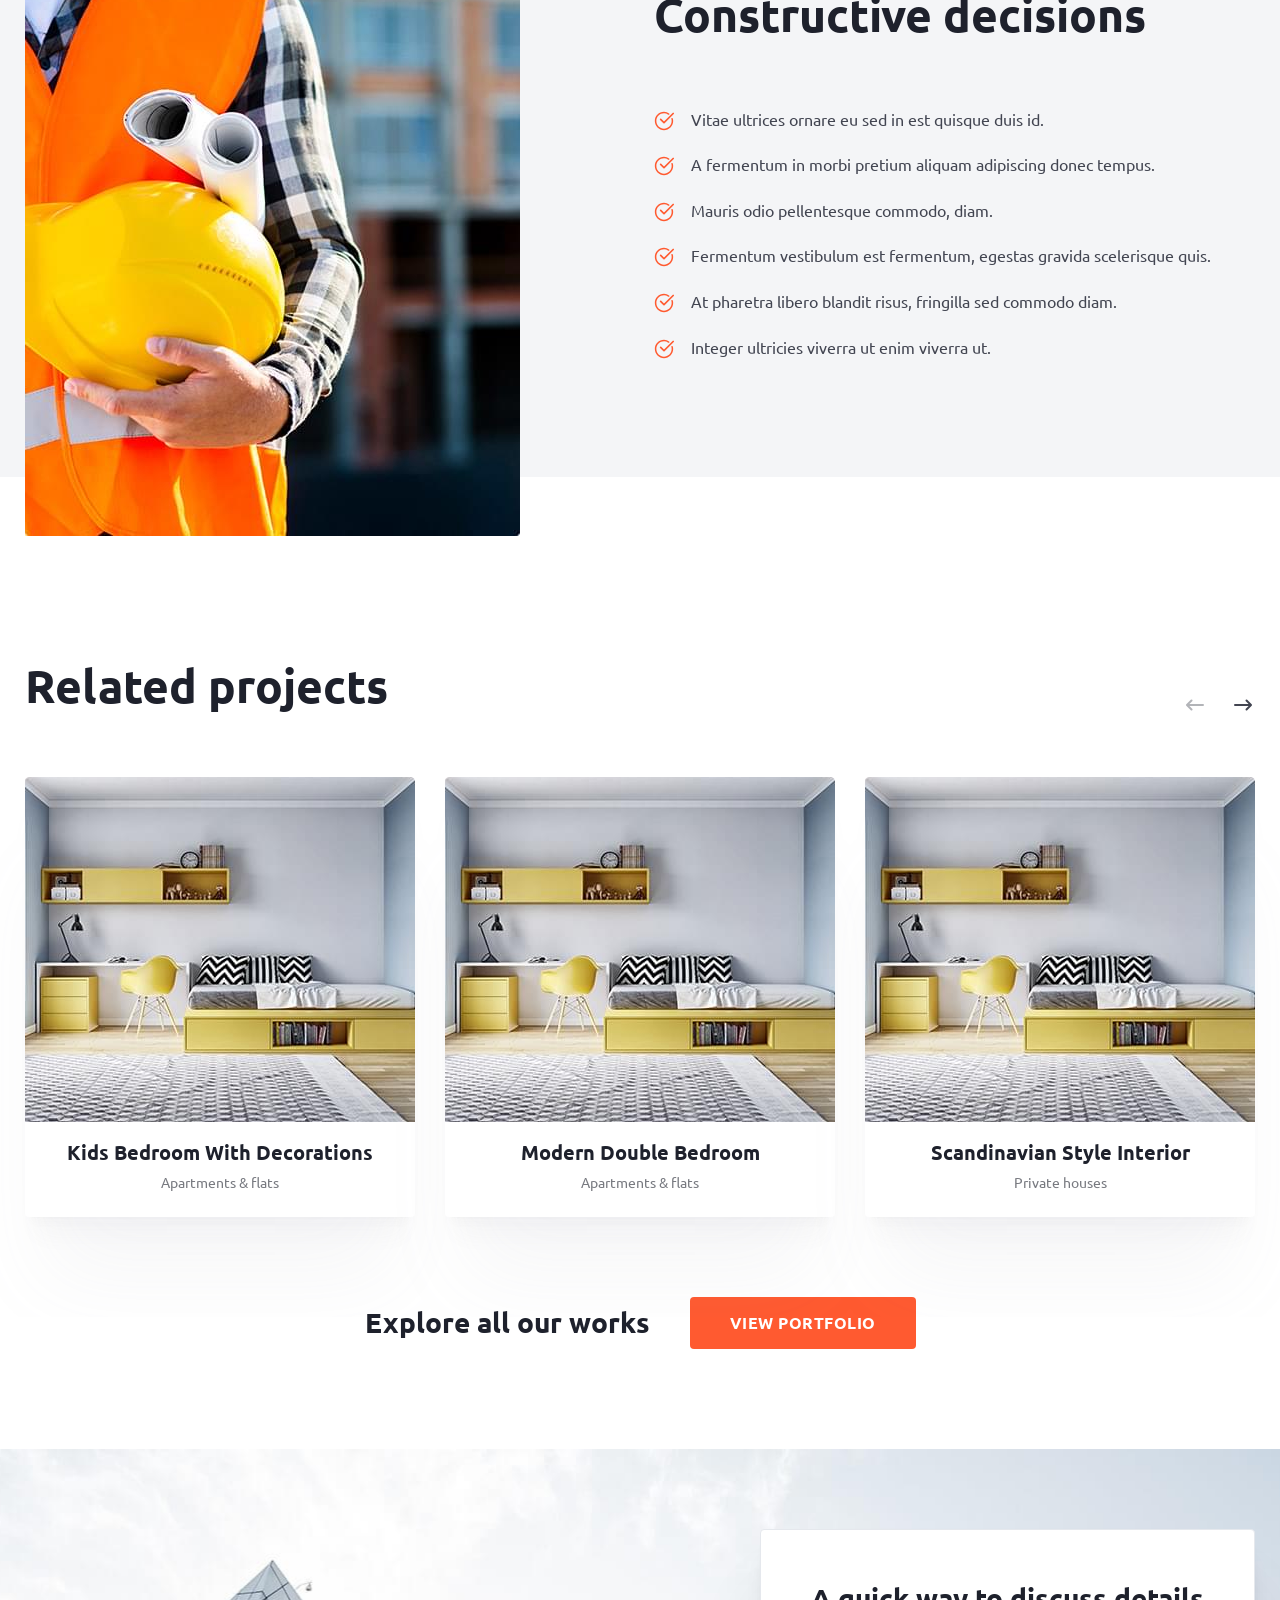
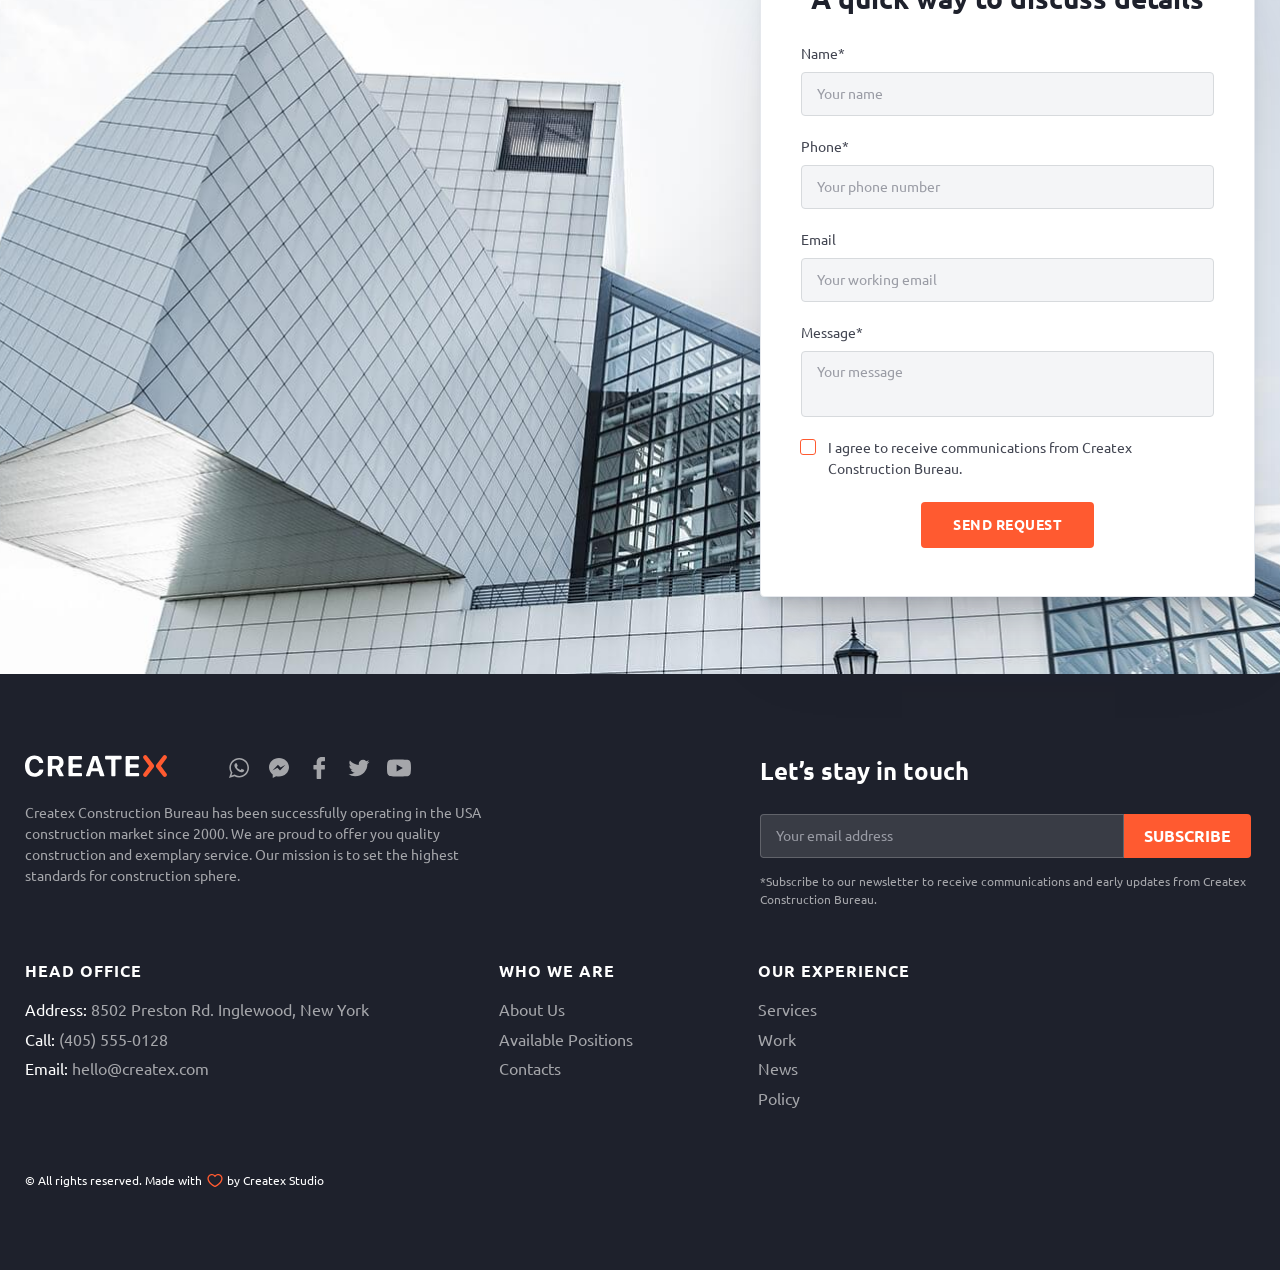
<file: work-1.html>
<!DOCTYPE html>
<html lang="en">

<head>
  <meta charset="UTF-8">
  <meta name="viewport" content="width=device-width,initial-scale=1">
  <link rel="shortcut icon" href="img/favicon.ico" type="image/x-icon">
  <meta http-equiv="X-UA-Compatible" content="ie=edge">
  <meta name="theme-color" content="#111111">
  <title>Createx Construction</title>
  <link rel="stylesheet" href="css/vendor.css">
  <link rel="stylesheet" href="css/main.css">
</head>

<body>
  <div class="site-container">
    <header class="header header--secondary">
      <div class="container header__container"><a href="index.html" class="logo"><img src="img/logo.svg"
            alt="Createx Logo"></a>
        <nav class="nav header__nav">
          <ul class="nav__list list-reset">
            <li class="nav__item"><a href="about.html" class="nav__link">About Us</a></li>
            <li class="nav__item"><a href="services.html" class="nav__link">Services</a></li>
            <li class="nav__item"><a href="work.html" class="nav__link">Work</a></li>
            <li class="nav__item"><a href="news.html" class="nav__link">News</a></li>
            <li class="nav__item"><a href="contacts.html" class="nav__link">Contacts</a></li>
          </ul>
          <div class="header-contacts header-contacts--nav"><a href="tel:4055550128"
              class="header-contacts__link contacts-link contacts-link--call"><span class="contacts-link__caption">Call
                us</span> <span class="contacts-link__value">(405) 555-0128</span> </a><a
              href="mailto:hello@createx.com" class="header-contacts__link contacts-link contacts-link--mail"><span
                class="contacts-link__caption">Talk to us</span> <span
                class="contacts-link__value">hello@createx.com</span></a></div>
        </nav>
        <div class="header-contacts"><a href="tel:4055550128"
            class="header-contacts__link contacts-link contacts-link--call"><span class="contacts-link__caption">Call
              us</span> <span class="contacts-link__value">(405) 555-0128</span> </a><a href="mailto:hello@createx.com"
            class="header-contacts__link contacts-link contacts-link--mail"><span class="contacts-link__caption">Talk to
              us</span> <span class="contacts-link__value">hello@createx.com</span></a></div><button
          class="btn-reset burger" aria-label="Открыть меню"><span class="burger__line"></span></button>
      </div>
    </header>
    <main>
      <section class="page-hero page-hero--work-inner">
        <div class="container">
          <ul class="list-reset breadcrumbs page-hero__breadcrumbs">
            <li class="breadcrumbs__item"><a href="#" class="breadcrumbs__link">Homepage</a></li>
            <li class="breadcrumbs__item"><a href="#" class="breadcrumbs__link">Work</a></li>
            <li class="breadcrumbs__item"><a class="breadcrumbs__link">Modern Cottage</a></li>
          </ul>
          <h1 class="page-hero__title page-hero__title--small page-hero__title--mb">Modern Cottage</h1>
          <div class="work-images">
            <div class="work-images-slider"><button class="btn-reset slider-nav__btn work-images__prev slider-btn"><svg>
                  <use xlink:href="img/sprite.svg#left-arrow"></use>
                </svg></button> <button class="btn-reset slider-nav__btn work-images__next slider-btn"><svg>
                  <use xlink:href="img/sprite.svg#right-arrow"></use>
                </svg></button>
              <div class="swiper-wrapper">
                <div class="swiper-slide"><img src="img/work/1.jpg" alt="Work 1"></div>
                <div class="swiper-slide"><img src="img/work/1.jpg" alt="Work 1"></div>
                <div class="swiper-slide"><img src="img/work/1.jpg" alt="Work 1"></div>
              </div>
            </div>
            <div class="work-images-nav" thumbsslider="">
              <div class="swiper-wrapper">
                <div class="swiper-slide"><img src="img/work/1-small.jpg" alt="Work 1"></div>
                <div class="swiper-slide"><img src="img/work/1-small.jpg" alt="Work 1"></div>
                <div class="swiper-slide"><img src="img/work/1-small.jpg" alt="Work 1"></div>
              </div>
            </div>
          </div>
        </div>
      </section>
      <section class="project-goal">
        <div class="container grid">
          <div class="project-goal__left">
            <h2 class="title project-goal__title">Project goal</h2>
            <p class="project-goal__descr">Build a&nbsp;private house 840&nbsp;sq. feet with a&nbsp;large living room,
              three bedrooms, two bathrooms, a&nbsp;terrace, a&nbsp;pool and a&nbsp;garage for two cars.</p>
            <p class="project-goal__descr">Modern design and care for each family member to&nbsp;feel
              as&nbsp;comfortable as&nbsp;possible in&nbsp;the new home.</p>
          </div>
          <div class="project-goal__right">
            <div class="project-info">
              <ul class="project-info__list list-reset">
                <li class="project-info__item">
                  <div class="project-info__category">Location</div>
                  <div class="project-info__value">2464 Royal Ln. Mesa, New Jersey</div>
                </li>
                <li class="project-info__item">
                  <div class="project-info__category">Client</div>
                  <div class="project-info__value">Darlene Robertson</div>
                </li>
                <li class="project-info__item">
                  <div class="project-info__category">Architect</div>
                  <div class="project-info__value">HIK Architecture</div>
                </li>
                <li class="project-info__item">
                  <div class="project-info__category">Size</div>
                  <div class="project-info__value">840 sq. feet</div>
                </li>
                <li class="project-info__item">
                  <div class="project-info__category">Value</div>
                  <div class="project-info__value">$2 million</div>
                </li>
                <li class="project-info__item">
                  <div class="project-info__category">Compeleted</div>
                  <div class="project-info__value">May 2023</div>
                </li>
              </ul>
            </div>
          </div>
        </div>
      </section>
      <section class="desicions">
        <div class="container grid">
          <div class="desicions__left"><img src="img/desicions-image.jpg" alt="" aria-hidden="true"></div>
          <div class="desicions__right">
            <h2 class="title desicions__title">Constructive decisions</h2>
            <ul class="list-reset desicions__list">
              <li class="desicions__item">Vitae ultrices ornare eu sed in est quisque duis id.</li>
              <li class="desicions__item">A fermentum in morbi pretium aliquam adipiscing donec tempus.</li>
              <li class="desicions__item">Mauris odio pellentesque commodo, diam.</li>
              <li class="desicions__item">Fermentum vestibulum est fermentum, egestas gravida scelerisque quis.</li>
              <li class="desicions__item">At pharetra libero blandit risus, fringilla sed commodo diam.</li>
              <li class="desicions__item">Integer ultricies viverra ut enim viverra ut.</li>
            </ul>
          </div>
        </div>
      </section>
      <section class="related-projects">
        <div class="container">
          <div class="related-projects__top">
            <h2 class="title related-projects__title">Related projects</h2>
            <div class="slider-nav related-projects__slider-nav"><button
                class="btn-reset slider-nav__btn related-projects__prev slider-btn"><svg>
                  <use xlink:href="img/sprite.svg#left-arrow"></use>
                </svg></button> <button class="btn-reset slider-nav__btn related-projects__next slider-btn"><svg>
                  <use xlink:href="img/sprite.svg#right-arrow"></use>
                </svg></button></div>
          </div>
          <div class="swiper related-projects__items swiper-no-swiping">
            <div class="swiper-wrapper">
              <div class="swiper-slide"><a href="#" class="portfolio-item"><img class="portfolio-item__image"
                    src="img/related-proj-1.jpg" alt="Portfolio cover">
                  <div class="portfolio-item__content">
                    <h3 class="portfolio-item__title">Kids Bedroom With Decorations</h3><span
                      class="portfolio-item__descr">Apartments & flats</span>
                    <div class="portfolio-item__btn">View Project</div>
                  </div>
                </a></div>
              <div class="swiper-slide"><a href="#" class="portfolio-item"><img class="portfolio-item__image"
                    src="img/related-proj-1.jpg" alt="Portfolio cover">
                  <div class="portfolio-item__content">
                    <h3 class="portfolio-item__title">Modern Double Bedroom</h3><span
                      class="portfolio-item__descr">Apartments & flats</span>
                    <div class="portfolio-item__btn">View Project</div>
                  </div>
                </a></div>
              <div class="swiper-slide"><a href="#" class="portfolio-item"><img class="portfolio-item__image"
                    src="img/related-proj-1.jpg" alt="Portfolio cover">
                  <div class="portfolio-item__content">
                    <h3 class="portfolio-item__title">Scandinavian Style Interior</h3><span
                      class="portfolio-item__descr">Private houses</span>
                    <div class="portfolio-item__btn">View Project</div>
                  </div>
                </a></div>
              <div class="swiper-slide"><a href="#" class="portfolio-item"><img class="portfolio-item__image"
                    src="img/related-proj-1.jpg" alt="Portfolio cover">
                  <div class="portfolio-item__content">
                    <h3 class="portfolio-item__title">Scandinavian Style Interior</h3><span
                      class="portfolio-item__descr">Private houses</span>
                    <div class="portfolio-item__btn">View Project</div>
                  </div>
                </a></div>
            </div>
          </div>
          <div class="related-projects__learn learn-more">
            <h4 class="learn-more__subtitle">Explore all our works</h4><a href="work.html"
              class="btn-reset learn-more__btn btn btn--fill">View portfolio</a>
          </div>
        </div>
      </section>
      <section class="contacts-section">
        <h2 class="visually-hidden">Contacts</h2>
        <div class="container contacts-section__container">
          <form class="contacts-section__form contacts-form">
            <h3 class="contacts-form__title">A quick way to discuss details</h3><label
              class="form-field form-field--gray contacts-form__field"><span class="form-field__caption">Name*</span>
              <input type="text" name="name" placeholder="Your name" class="form-field__input"></label> <label
              class="form-field form-field--gray contacts-form__field"><span class="form-field__caption">Phone*</span>
              <input type="tel" name="phone" placeholder="Your phone number" class="form-field__input"></label> <label
              class="form-field form-field--gray contacts-form__field"><span class="form-field__caption">Email</span>
              <input type="email" name="email" placeholder="Your working email" class="form-field__input"></label>
            <label class="form-field form-field--gray contacts-form__field"><span
                class="form-field__caption">Message*</span> <textarea name="message" placeholder="Your message"
                class="form-field__input form-field__input--big"></textarea></label> <label
              class="custom-checkbox contacts-form__checkbox"><input type="checkbox" class="custom-checkbox__input">
              <span class="custom-checkbox__text">I agree to receive communications from Createx Construction
                Bureau.</span></label>
            <div class="centered"><button class="contacts-form__btn btn btn--fill" type="submit">Send Request</button>
            </div>
          </form>
        </div>
      </section>
    </main>
    <footer class="footer"><a href="#page" data-scroll class="to-top"><span class="to-top__text">Go to top</span> <span
          class="to-top__icon"><svg>
            <use xlink:href="img/sprite.svg#to-top"></use>
          </svg></span></a>
      <div class="container footer__container grid">
        <div class="footer__left">
          <div class="footer__top"><a href="index.html" class="logo footer__logo"><img src="img/logo-footer.svg"
                alt="Createx Logo"></a>
            <ul class="social footer__social list-reset">
              <li class="social__item"><a href="#" target="_blank" class="social__link" aria-label="WhatsApp"><svg>
                    <use xlink:href="img/sprite.svg#whats"></use>
                  </svg></a></li>
              <li class="social__item"><a href="#" target="_blank" class="social__link" aria-label="Messenger"><svg>
                    <use xlink:href="img/sprite.svg#mess"></use>
                  </svg></a></li>
              <li class="social__item"><a href="#" target="_blank" class="social__link" aria-label="Facebook"><svg>
                    <use xlink:href="img/sprite.svg#facebook"></use>
                  </svg></a></li>
              <li class="social__item"><a href="#" target="_blank" class="social__link" aria-label="Twitter"><svg>
                    <use xlink:href="img/sprite.svg#twitter"></use>
                  </svg></a></li>
              <li class="social__item"><a href="#" target="_blank" class="social__link" aria-label="Youtube"><svg>
                    <use xlink:href="img/sprite.svg#youtube"></use>
                  </svg></a></li>
            </ul>
          </div>
          <p class="footer__descr">Createx Construction Bureau has been successfully operating in&nbsp;the USA
            construction market since 2000. We&nbsp;are proud to&nbsp;offer you quality construction and exemplary
            service. Our mission is&nbsp;to&nbsp;set the highest standards for construction sphere.</p>
        </div>
        <form action="#" class="footer-form footer__form">
          <h3 class="footer-form__title">Let’s stay in touch</h3>
          <div class="footer-form__items"><label class="form-field form-field--gray contacts-form__field"><input
                type="email" name="email" placeholder="Your email address" class="form-field__input"></label> <button
              class="footer-form__btn btn btn--fill">Subscribe</button></div>
          <p class="footer-form__descr">*Subscribe to&nbsp;our newsletter to&nbsp;receive communications and early
            updates from Createx Construction Bureau.</p>
        </form>
        <address class="footer-address footer__address">
          <h3 class="footer-address__title footer-title">Head Office</h3><span class="footer-address__item"><span
              class="footer-address__name">Address:</span> 8502 Preston Rd. Inglewood, New York </span><span
            class="footer-address__item"><span class="footer-address__name">Call:</span> <a href="tel:4055550128">(405)
              555-0128</a> </span><span class="footer-address__item"><span class="footer-address__name">Email:</span> <a
              href="mailto:hello@createx.com">hello@createx.com</a></span>
        </address>
        <nav class="footer-nav footer__nav" title="secondary navigation">
          <div class="footer-nav__col">
            <h3 class="footer-nav__title footer-title">Who we are</h3>
            <ul class="list-reset footer-nav__list">
              <li class="footer-nav__item"><a href="about.html" class="footer-nav__link">About Us</a></li>
              <li class="footer-nav__item"><a href="#" class="footer-nav__link">Available Positions</a></li>
              <li class="footer-nav__item"><a href="contacts.html" class="footer-nav__link">Contacts</a></li>
            </ul>
          </div>
          <div class="footer-nav__col">
            <h3 class="footer-nav__title footer-title">Our Experience</h3>
            <ul class="list-reset footer-nav__list">
              <li class="footer-nav__item"><a href="services.html" class="footer-nav__link">Services</a></li>
              <li class="footer-nav__item"><a href="work.html" class="footer-nav__link">Work</a></li>
              <li class="footer-nav__item"><a href="news.html" class="footer-nav__link">News</a></li>
                <li class="footer-nav__item"><a href="policy.html" class="footer-nav__link">Policy</a></li>
            </ul>
          </div>
        </nav><small class="footer__copyright">&copy;&nbsp;All rights reserved. Made with <span>by Createx
            Studio</span></small>
      </div>
    </footer>
    <div class="overlay"></div>
  </div>
  <script src="js/vendor.js"></script>
  <script src="js/main.js"></script>
</body>

</html>
</file>
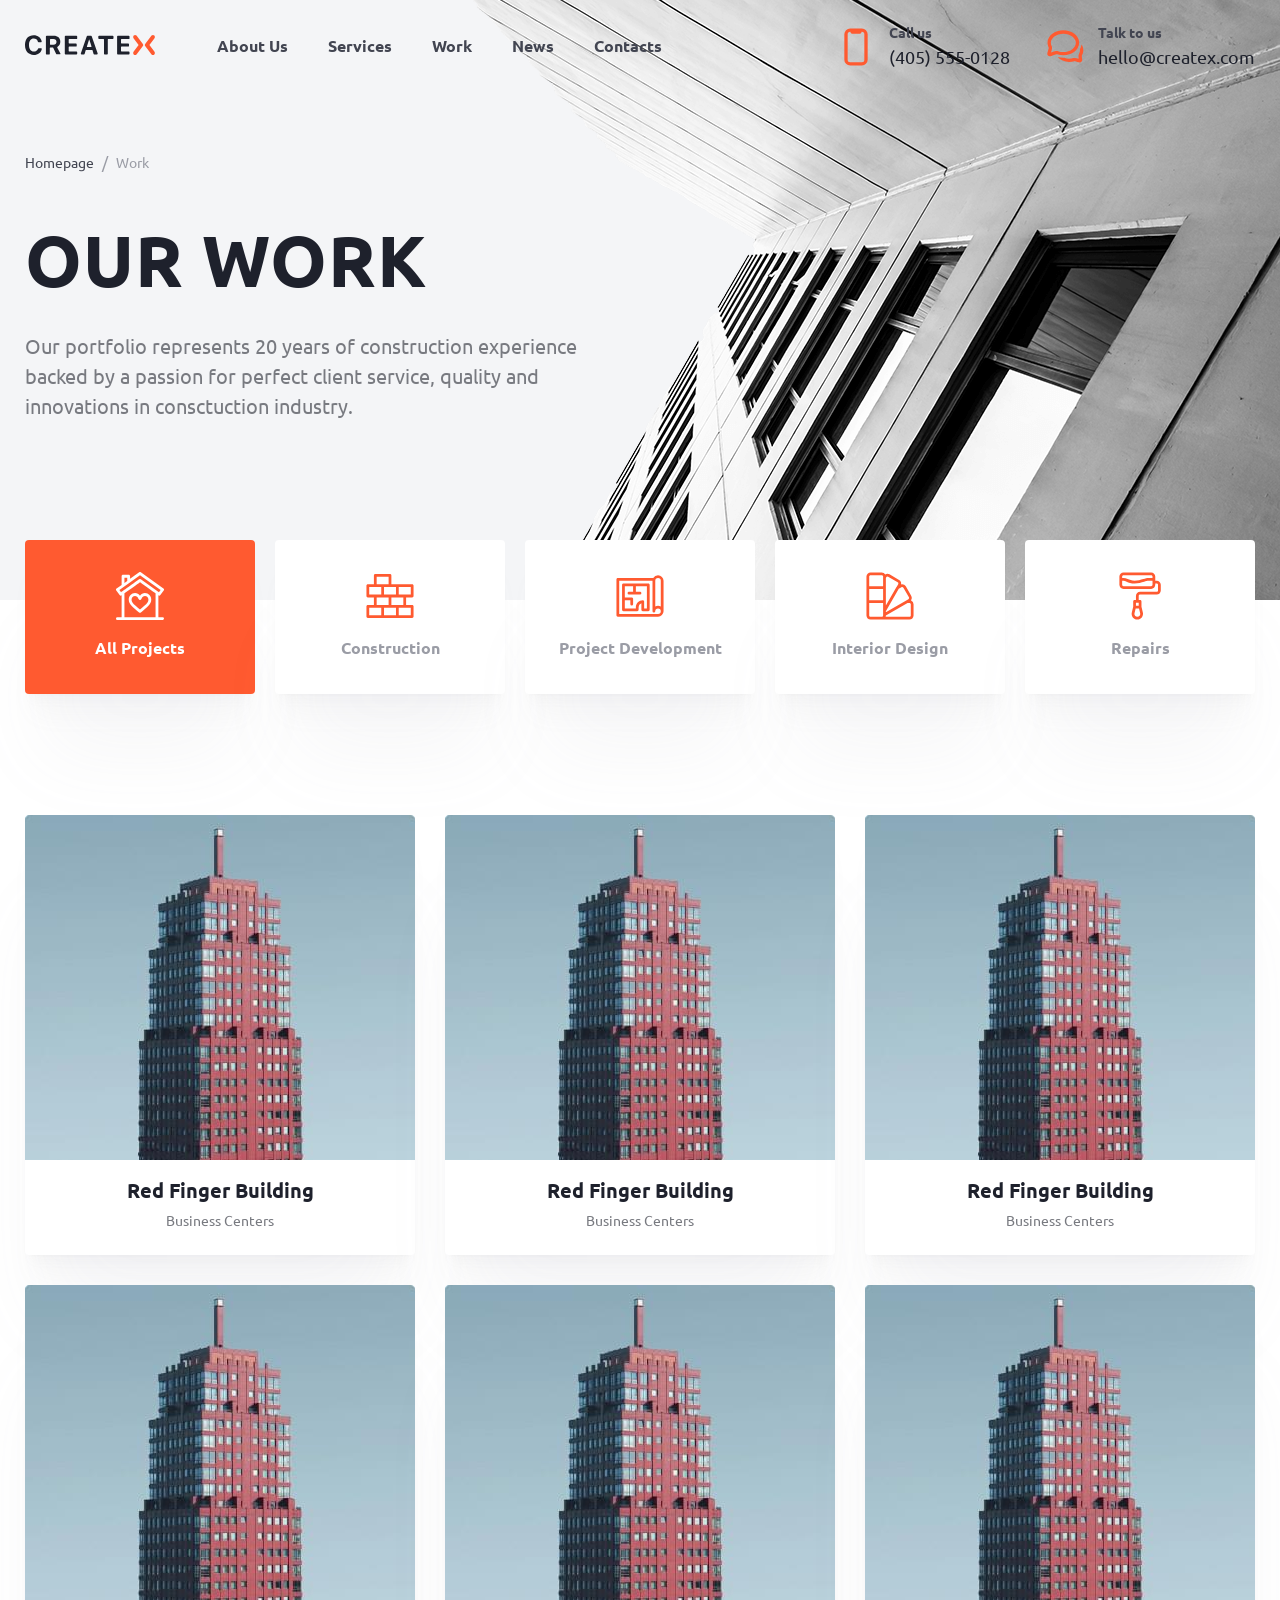
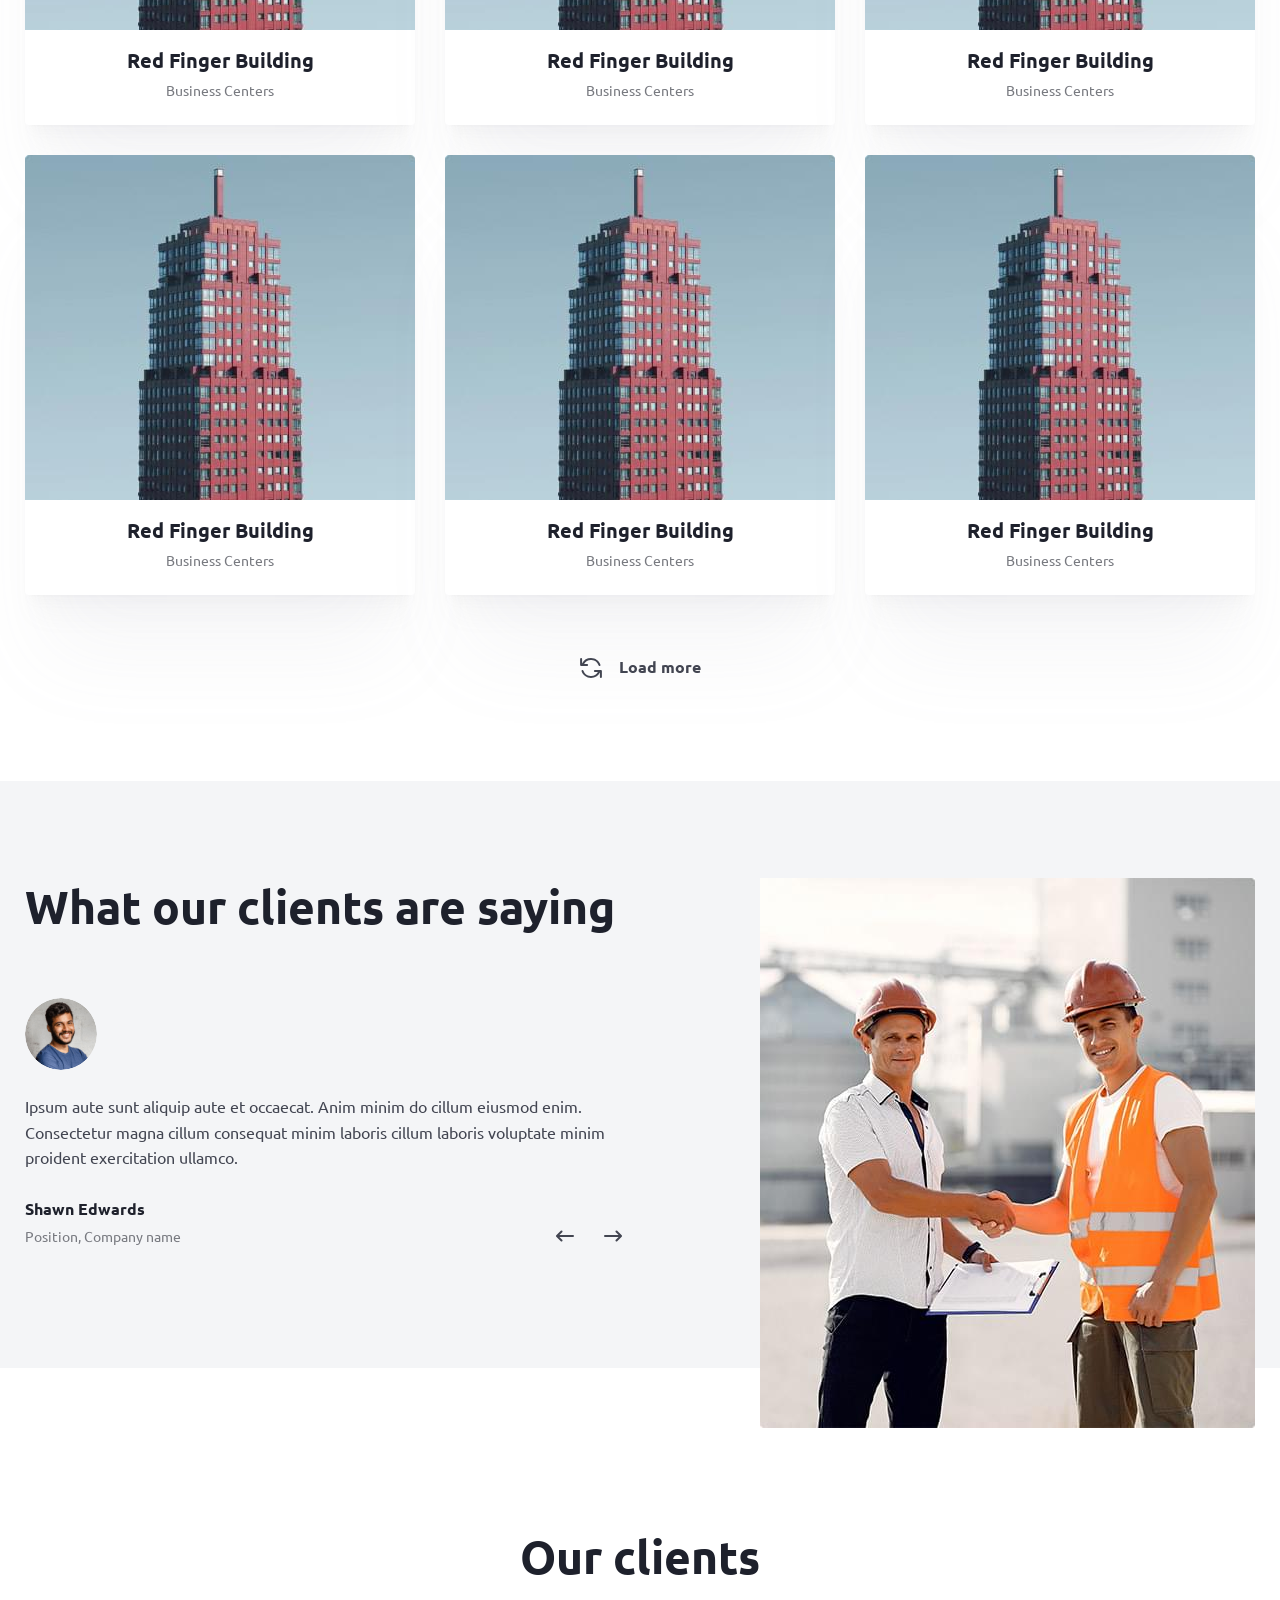
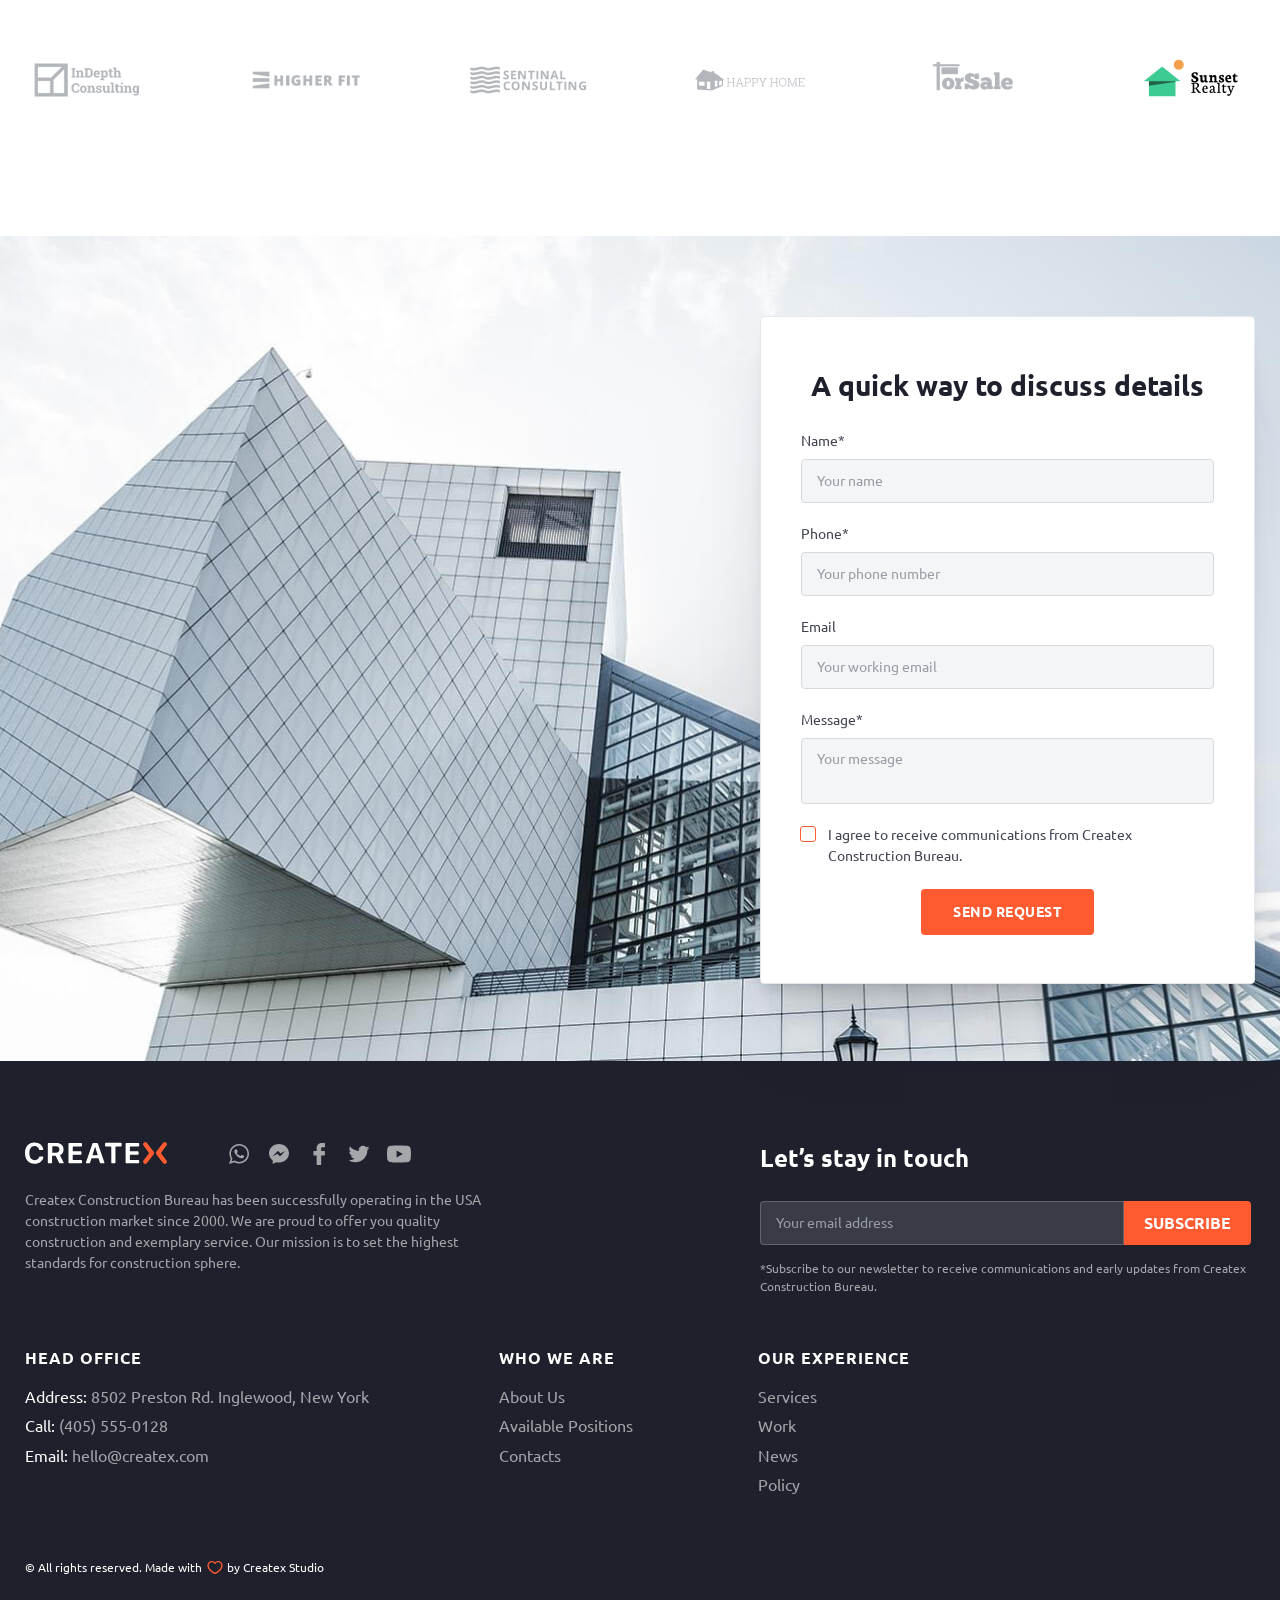
<file: work.html>
<!DOCTYPE html>
<html lang="en">

<head>
  <meta charset="UTF-8">
  <meta name="viewport" content="width=device-width,initial-scale=1">
  <link rel="shortcut icon" href="img/favicon.ico" type="image/x-icon">
  <meta http-equiv="X-UA-Compatible" content="ie=edge">
  <meta name="theme-color" content="#111111">
  <title>Createx Construction</title>
  <link rel="stylesheet" href="css/vendor.css">
  <link rel="stylesheet" href="css/main.css">
</head>

<body>
  <div class="site-container">
    <header class="header header--secondary">
      <div class="container header__container"><a href="index.html" class="logo"><img src="img/logo.svg"
            alt="Createx Logo"></a>
        <nav class="nav header__nav">
          <ul class="nav__list list-reset">
            <li class="nav__item"><a href="about.html" class="nav__link">About Us</a></li>
            <li class="nav__item"><a href="services.html" class="nav__link">Services</a></li>
            <li class="nav__item"><a href="work.html" class="nav__link">Work</a></li>
            <li class="nav__item"><a href="news.html" class="nav__link">News</a></li>
            <li class="nav__item"><a href="contacts.html" class="nav__link">Contacts</a></li>
          </ul>
          <div class="header-contacts header-contacts--nav"><a href="tel:4055550128"
              class="header-contacts__link contacts-link contacts-link--call"><span class="contacts-link__caption">Call
                us</span> <span class="contacts-link__value">(405) 555-0128</span> </a><a
              href="mailto:hello@createx.com" class="header-contacts__link contacts-link contacts-link--mail"><span
                class="contacts-link__caption">Talk to us</span> <span
                class="contacts-link__value">hello@createx.com</span></a></div>
        </nav>
        <div class="header-contacts"><a href="tel:4055550128"
            class="header-contacts__link contacts-link contacts-link--call"><span class="contacts-link__caption">Call
              us</span> <span class="contacts-link__value">(405) 555-0128</span> </a><a href="mailto:hello@createx.com"
            class="header-contacts__link contacts-link contacts-link--mail"><span class="contacts-link__caption">Talk to
              us</span> <span class="contacts-link__value">hello@createx.com</span></a></div><button
          class="btn-reset burger" aria-label="Открыть меню"><span class="burger__line"></span></button>
      </div>
    </header>
    <main>
      <section class="page-hero page-hero--work">
        <div class="container">
          <ul class="list-reset breadcrumbs page-hero__breadcrumbs">
            <li class="breadcrumbs__item"><a href="#" class="breadcrumbs__link">Homepage</a></li>
            <li class="breadcrumbs__item"><a class="breadcrumbs__link">Work</a></li>
          </ul>
          <h1 class="page-hero__title">Our Work</h1>
          <p class="page-hero__descr">Our portfolio represents 20&nbsp;years of&nbsp;construction experience backed
            by&nbsp;a&nbsp;passion for perfect client service, quality and innovations in&nbsp;consctuction industry.
          </p>
        </div>
      </section>
      <section class="portfolio">
        <div class="container">
          <h2 class="visually-hidden">Portfolio</h2>
          <ul class="list-reset portfolio-tabs-nav">
            <li class="portfolio-tabs-nav__item"><button
                class="btn-reset portfolio-tabs-nav__btn portfolio-tabs-nav__btn--active" data-path="all"><svg
                  class="portfolio-tabs-nav__icon">
                  <use xlink:href="img/sprite.svg#house"></use>
                </svg> <span class="portfolio-tabs-nav__text">All Projects</span></button></li>
            <li class="portfolio-tabs-nav__item"><button class="btn-reset portfolio-tabs-nav__btn"
                data-path="constr"><svg class="portfolio-tabs-nav__icon">
                  <use xlink:href="img/sprite.svg#services-1"></use>
                </svg> <span class="portfolio-tabs-nav__text">Construction</span></button></li>
            <li class="portfolio-tabs-nav__item"><button class="btn-reset portfolio-tabs-nav__btn" data-path="dev"><svg
                  class="portfolio-tabs-nav__icon">
                  <use xlink:href="img/sprite.svg#services-2"></use>
                </svg> <span class="portfolio-tabs-nav__text">Project Development</span></button></li>
            <li class="portfolio-tabs-nav__item"><button class="btn-reset portfolio-tabs-nav__btn"
                data-path="design"><svg class="portfolio-tabs-nav__icon">
                  <use xlink:href="img/sprite.svg#services-3"></use>
                </svg> <span class="portfolio-tabs-nav__text">Interior Design</span></button></li>
            <li class="portfolio-tabs-nav__item"><button class="btn-reset portfolio-tabs-nav__btn"
                data-path="repair"><svg class="portfolio-tabs-nav__icon">
                  <use xlink:href="img/sprite.svg#services-4"></use>
                </svg> <span class="portfolio-tabs-nav__text">Repairs</span></button></li>
          </ul>
          <ul class="list-reset portfolio-tabs grid">
            <li class="portfolio-tabs__item portfolio-tabs__item--visible"><a href="work-1.html" class="portfolio-item"
                data-target="repair"><img class="portfolio-item__image" src="img/portfolio-1.jpg" alt="Portfolio cover">
                <div class="portfolio-item__content">
                  <h3 class="portfolio-item__title">Red Finger Building</h3><span class="portfolio-item__descr">Business
                    Centers</span>
                  <div class="portfolio-item__btn">View Project</div>
                </div>
              </a></li>
            <li class="portfolio-tabs__item portfolio-tabs__item--visible"><a href="work-1.html" class="portfolio-item"
                data-target="repair"><img class="portfolio-item__image" src="img/portfolio-1.jpg" alt="Portfolio cover">
                <div class="portfolio-item__content">
                  <h3 class="portfolio-item__title">Red Finger Building</h3><span class="portfolio-item__descr">Business
                    Centers</span>
                  <div class="portfolio-item__btn">View Project</div>
                </div>
              </a></li>
            <li class="portfolio-tabs__item portfolio-tabs__item--visible"><a href="work-1.html" class="portfolio-item"
                data-target="dev"><img class="portfolio-item__image" src="img/portfolio-1.jpg" alt="Portfolio cover">
                <div class="portfolio-item__content">
                  <h3 class="portfolio-item__title">Red Finger Building</h3><span class="portfolio-item__descr">Business
                    Centers</span>
                  <div class="portfolio-item__btn">View Project</div>
                </div>
              </a></li>
            <li class="portfolio-tabs__item portfolio-tabs__item--visible"><a href="work-1.html" class="portfolio-item"
                data-target="constr"><img class="portfolio-item__image" src="img/portfolio-1.jpg" alt="Portfolio cover">
                <div class="portfolio-item__content">
                  <h3 class="portfolio-item__title">Red Finger Building</h3><span class="portfolio-item__descr">Business
                    Centers</span>
                  <div class="portfolio-item__btn">View Project</div>
                </div>
              </a></li>
            <li class="portfolio-tabs__item portfolio-tabs__item--visible"><a href="#" class="portfolio-item"
                data-target="design"><img class="portfolio-item__image" src="img/portfolio-1.jpg" alt="Portfolio cover">
                <div class="portfolio-item__content">
                  <h3 class="portfolio-item__title">Red Finger Building</h3><span class="portfolio-item__descr">Business
                    Centers</span>
                  <div class="portfolio-item__btn">View Project</div>
                </div>
              </a></li>
            <li class="portfolio-tabs__item portfolio-tabs__item--visible"><a href="#" class="portfolio-item"
                data-target="constr"><img class="portfolio-item__image" src="img/portfolio-1.jpg" alt="Portfolio cover">
                <div class="portfolio-item__content">
                  <h3 class="portfolio-item__title">Red Finger Building</h3><span class="portfolio-item__descr">Business
                    Centers</span>
                  <div class="portfolio-item__btn">View Project</div>
                </div>
              </a></li>
            <li class="portfolio-tabs__item portfolio-tabs__item--visible"><a href="#" class="portfolio-item"
                data-target="dev"><img class="portfolio-item__image" src="img/portfolio-1.jpg" alt="Portfolio cover">
                <div class="portfolio-item__content">
                  <h3 class="portfolio-item__title">Red Finger Building</h3><span class="portfolio-item__descr">Business
                    Centers</span>
                  <div class="portfolio-item__btn">View Project</div>
                </div>
              </a></li>
            <li class="portfolio-tabs__item portfolio-tabs__item--visible"><a href="#" class="portfolio-item"
                data-target="dev"><img class="portfolio-item__image" src="img/portfolio-1.jpg" alt="Portfolio cover">
                <div class="portfolio-item__content">
                  <h3 class="portfolio-item__title">Red Finger Building</h3><span class="portfolio-item__descr">Business
                    Centers</span>
                  <div class="portfolio-item__btn">View Project</div>
                </div>
              </a></li>
            <li class="portfolio-tabs__item portfolio-tabs__item--visible"><a href="#" class="portfolio-item"
                data-target="dev"><img class="portfolio-item__image" src="img/portfolio-1.jpg" alt="Portfolio cover">
                <div class="portfolio-item__content">
                  <h3 class="portfolio-item__title">Red Finger Building</h3><span class="portfolio-item__descr">Business
                    Centers</span>
                  <div class="portfolio-item__btn">View Project</div>
                </div>
              </a></li>
            <li class="portfolio-tabs__item portfolio-tabs__item--visible"><a href="#" class="portfolio-item"
                data-target="dev"><img class="portfolio-item__image" src="img/portfolio-1.jpg" alt="Portfolio cover">
                <div class="portfolio-item__content">
                  <h3 class="portfolio-item__title">Red Finger Building</h3><span class="portfolio-item__descr">Business
                    Centers</span>
                  <div class="portfolio-item__btn">View Project</div>
                </div>
              </a></li>
            <li class="portfolio-tabs__item portfolio-tabs__item--visible"><a href="#" class="portfolio-item"
                data-target="dev"><img class="portfolio-item__image" src="img/portfolio-1.jpg" alt="Portfolio cover">
                <div class="portfolio-item__content">
                  <h3 class="portfolio-item__title">Red Finger Building</h3><span class="portfolio-item__descr">Business
                    Centers</span>
                  <div class="portfolio-item__btn">View Project</div>
                </div>
              </a></li>
            <li class="portfolio-tabs__item portfolio-tabs__item--visible"><a href="#" class="portfolio-item"
                data-target="dev"><img class="portfolio-item__image" src="img/portfolio-1.jpg" alt="Portfolio cover">
                <div class="portfolio-item__content">
                  <h3 class="portfolio-item__title">Red Finger Building</h3><span class="portfolio-item__descr">Business
                    Centers</span>
                  <div class="portfolio-item__btn">View Project</div>
                </div>
              </a></li>
            <li class="portfolio-tabs__item portfolio-tabs__item--visible"><a href="#" class="portfolio-item"
                data-target="dev"><img class="portfolio-item__image" src="img/portfolio-1.jpg" alt="Portfolio cover">
                <div class="portfolio-item__content">
                  <h3 class="portfolio-item__title">Red Finger Building</h3><span class="portfolio-item__descr">Business
                    Centers</span>
                  <div class="portfolio-item__btn">View Project</div>
                </div>
              </a></li>
            <li class="portfolio-tabs__item portfolio-tabs__item--visible"><a href="#" class="portfolio-item"
                data-target="dev"><img class="portfolio-item__image" src="img/portfolio-1.jpg" alt="Portfolio cover">
                <div class="portfolio-item__content">
                  <h3 class="portfolio-item__title">Red Finger Building</h3><span class="portfolio-item__descr">Business
                    Centers</span>
                  <div class="portfolio-item__btn">View Project</div>
                </div>
              </a></li>
            <li class="portfolio-tabs__item portfolio-tabs__item--visible"><a href="#" class="portfolio-item"
                data-target="dev"><img class="portfolio-item__image" src="img/portfolio-1.jpg" alt="Portfolio cover">
                <div class="portfolio-item__content">
                  <h3 class="portfolio-item__title">Red Finger Building</h3><span class="portfolio-item__descr">Business
                    Centers</span>
                  <div class="portfolio-item__btn">View Project</div>
                </div>
              </a></li>
            <li class="portfolio-tabs__item portfolio-tabs__item--visible"><a href="#" class="portfolio-item"
                data-target="dev"><img class="portfolio-item__image" src="img/portfolio-1.jpg" alt="Portfolio cover">
                <div class="portfolio-item__content">
                  <h3 class="portfolio-item__title">Red Finger Building</h3><span class="portfolio-item__descr">Business
                    Centers</span>
                  <div class="portfolio-item__btn">View Project</div>
                </div>
              </a></li>
            <li class="portfolio-tabs__item portfolio-tabs__item--visible"><a href="#" class="portfolio-item"
                data-target="dev"><img class="portfolio-item__image" src="img/portfolio-1.jpg" alt="Portfolio cover">
                <div class="portfolio-item__content">
                  <h3 class="portfolio-item__title">Red Finger Building</h3><span class="portfolio-item__descr">Business
                    Centers</span>
                  <div class="portfolio-item__btn">View Project</div>
                </div>
              </a></li>
            <li class="portfolio-tabs__item portfolio-tabs__item--visible"><a href="#" class="portfolio-item"
                data-target="dev"><img class="portfolio-item__image" src="img/portfolio-1.jpg" alt="Portfolio cover">
                <div class="portfolio-item__content">
                  <h3 class="portfolio-item__title">Red Finger Building</h3><span class="portfolio-item__descr">Business
                    Centers</span>
                  <div class="portfolio-item__btn">View Project</div>
                </div>
              </a></li>
            <li class="portfolio-tabs__item portfolio-tabs__item--visible"><a href="#" class="portfolio-item"
                data-target="design"><img class="portfolio-item__image" src="img/portfolio-1.jpg" alt="Portfolio cover">
                <div class="portfolio-item__content">
                  <h3 class="portfolio-item__title">Red Finger Building</h3><span class="portfolio-item__descr">Business
                    Centers</span>
                  <div class="portfolio-item__btn">View Project</div>
                </div>
              </a></li>
            <li class="portfolio-tabs__item portfolio-tabs__item--visible"><a href="#" class="portfolio-item"
                data-target="design"><img class="portfolio-item__image" src="img/portfolio-1.jpg" alt="Portfolio cover">
                <div class="portfolio-item__content">
                  <h3 class="portfolio-item__title">Red Finger Building</h3><span class="portfolio-item__descr">Business
                    Centers</span>
                  <div class="portfolio-item__btn">View Project</div>
                </div>
              </a></li>
          </ul>
          <div class="centered"><button class="btn-reset portfolio-more"><svg>
                <use xlink:href="img/sprite.svg#load-more"></use>
              </svg> Load more</button></div>
        </div>
      </section>
      <section class="testimonials">
        <div class="container testimonials__container">
          <div class="testimonials__content">
            <h2 class="title testimonials__title">What our clients are saying</h2>
            <div class="swiper testimonials__items swiper-no-swiping">
              <div class="swiper-wrapper">
                <div class="swiper-slide">
                  <div class="testimonials-item">
                    <div class="testimonials-item__image"><img src="img/testimonials-author.png" alt="Human 1"
                        class="testimonials-item__image"></div>
                    <p class="testimonials-item__descr">Ipsum aute sunt aliquip aute et&nbsp;occaecat. Anim minim
                      do&nbsp;cillum eiusmod enim. Consectetur magna cillum consequat minim laboris cillum laboris
                      voluptate minim proident exercitation ullamco.</p><span class="testimonials-item__author">Shawn
                      Edwards</span> <span class="testimonials-item__author-position">Position, Company name</span>
                  </div>
                </div>
                <div class="swiper-slide">
                  <div class="testimonials-item">
                    <div class="testimonials-item__image"><img src="img/testimonials-author.png" alt="Human 1"
                        class="testimonials-item__image"></div>
                    <p class="testimonials-item__descr">Ipsum aute sunt aliquip aute et&nbsp;occaecat. Anim minim
                      do&nbsp;cillum eiusmod enim. Consectetur magna cillum consequat minim laboris cillum laboris
                      voluptate minim proident exercitation ullamco.</p><span class="testimonials-item__author">Shawn
                      Edwards</span> <span class="testimonials-item__author-position">Position, Company name</span>
                  </div>
                </div>
              </div>
              <div class="slider-nav testimonials__slider-nav"><button
                  class="btn-reset slider-nav__btn testimonials__prev slider-btn"><svg>
                    <use xlink:href="img/sprite.svg#left-arrow"></use>
                  </svg></button> <button class="btn-reset slider-nav__btn testimonials__next slider-btn"><svg>
                    <use xlink:href="img/sprite.svg#right-arrow"></use>
                  </svg></button></div>
            </div>
          </div><img src="img/testimonials-image.jpg" alt="" aria-hidden="true" class="testimonials__image">
        </div>
      </section>
      <section class="clients">
        <div class="container">
          <h2 class="title title--center clients__title">Our clients</h2>
          <ul class="list-reset clients__list">
            <li class="clients__item"><a href="#" class="clients__link"><img src="img/partners/partners-1.png"
                  alt="Logo 1" class="clients__logo"></a></li>
            <li class="clients__item"><a href="#" class="clients__link"><img src="img/partners/partners-2.png"
                  alt="Logo 2" class="clients__logo"></a></li>
            <li class="clients__item"><a href="#" class="clients__link"><img src="img/partners/partners-3.png"
                  alt="Logo 3" class="clients__logo"></a></li>
            <li class="clients__item"><a href="#" class="clients__link"><img src="img/partners/partners-4.png"
                  alt="Logo 4" class="clients__logo"></a></li>
            <li class="clients__item"><a href="#" class="clients__link"><img src="img/partners/partners-5.png"
                  alt="Logo 5" class="clients__logo"></a></li>
            <li class="clients__item"><a href="#" class="clients__link"><img src="img/partners/partners-6.png"
                  alt="Logo 6" class="clients__logo"></a></li>
          </ul>
        </div>
      </section>
      <section class="contacts-section">
        <h2 class="visually-hidden">Contacts</h2>
        <div class="container contacts-section__container">
          <form class="contacts-section__form contacts-form">
            <h3 class="contacts-form__title">A quick way to discuss details</h3><label
              class="form-field form-field--gray contacts-form__field"><span class="form-field__caption">Name*</span>
              <input type="text" name="name" placeholder="Your name" class="form-field__input"></label> <label
              class="form-field form-field--gray contacts-form__field"><span class="form-field__caption">Phone*</span>
              <input type="tel" name="phone" placeholder="Your phone number" class="form-field__input"></label> <label
              class="form-field form-field--gray contacts-form__field"><span class="form-field__caption">Email</span>
              <input type="email" name="email" placeholder="Your working email" class="form-field__input"></label>
            <label class="form-field form-field--gray contacts-form__field"><span
                class="form-field__caption">Message*</span> <textarea name="message" placeholder="Your message"
                class="form-field__input form-field__input--big"></textarea></label> <label
              class="custom-checkbox contacts-form__checkbox"><input type="checkbox" class="custom-checkbox__input">
              <span class="custom-checkbox__text">I agree to receive communications from Createx Construction
                Bureau.</span></label>
            <div class="centered"><button class="contacts-form__btn btn btn--fill" type="submit">Send Request</button>
            </div>
          </form>
        </div>
      </section>
    </main>
    <footer class="footer"><a href="#page" data-scroll class="to-top"><span class="to-top__text">Go to top</span> <span
          class="to-top__icon"><svg>
            <use xlink:href="img/sprite.svg#to-top"></use>
          </svg></span></a>
      <div class="container footer__container grid">
        <div class="footer__left">
          <div class="footer__top"><a href="index.html" class="logo footer__logo"><img src="img/logo-footer.svg"
                alt="Createx Logo"></a>
            <ul class="social footer__social list-reset">
              <li class="social__item"><a href="#" target="_blank" class="social__link" aria-label="WhatsApp"><svg>
                    <use xlink:href="img/sprite.svg#whats"></use>
                  </svg></a></li>
              <li class="social__item"><a href="#" target="_blank" class="social__link" aria-label="Messenger"><svg>
                    <use xlink:href="img/sprite.svg#mess"></use>
                  </svg></a></li>
              <li class="social__item"><a href="#" target="_blank" class="social__link" aria-label="Facebook"><svg>
                    <use xlink:href="img/sprite.svg#facebook"></use>
                  </svg></a></li>
              <li class="social__item"><a href="#" target="_blank" class="social__link" aria-label="Twitter"><svg>
                    <use xlink:href="img/sprite.svg#twitter"></use>
                  </svg></a></li>
              <li class="social__item"><a href="#" target="_blank" class="social__link" aria-label="Youtube"><svg>
                    <use xlink:href="img/sprite.svg#youtube"></use>
                  </svg></a></li>
            </ul>
          </div>
          <p class="footer__descr">Createx Construction Bureau has been successfully operating in&nbsp;the USA
            construction market since 2000. We&nbsp;are proud to&nbsp;offer you quality construction and exemplary
            service. Our mission is&nbsp;to&nbsp;set the highest standards for construction sphere.</p>
        </div>
        <form action="#" class="footer-form footer__form">
          <h3 class="footer-form__title">Let’s stay in touch</h3>
          <div class="footer-form__items"><label class="form-field form-field--gray contacts-form__field"><input
                type="email" name="email" placeholder="Your email address" class="form-field__input"></label> <button
              class="footer-form__btn btn btn--fill">Subscribe</button></div>
          <p class="footer-form__descr">*Subscribe to&nbsp;our newsletter to&nbsp;receive communications and early
            updates from Createx Construction Bureau.</p>
        </form>
        <address class="footer-address footer__address">
          <h3 class="footer-address__title footer-title">Head Office</h3><span class="footer-address__item"><span
              class="footer-address__name">Address:</span> 8502 Preston Rd. Inglewood, New York </span><span
            class="footer-address__item"><span class="footer-address__name">Call:</span> <a href="tel:4055550128">(405)
              555-0128</a> </span><span class="footer-address__item"><span class="footer-address__name">Email:</span> <a
              href="mailto:hello@createx.com">hello@createx.com</a></span>
        </address>
        <nav class="footer-nav footer__nav" title="secondary navigation">
          <div class="footer-nav__col">
            <h3 class="footer-nav__title footer-title">Who we are</h3>
            <ul class="list-reset footer-nav__list">
              <li class="footer-nav__item"><a href="about.html" class="footer-nav__link">About Us</a></li>
              <li class="footer-nav__item"><a href="#" class="footer-nav__link">Available Positions</a></li>
              <li class="footer-nav__item"><a href="contacts.html" class="footer-nav__link">Contacts</a></li>
            </ul>
          </div>
          <div class="footer-nav__col">
            <h3 class="footer-nav__title footer-title">Our Experience</h3>
            <ul class="list-reset footer-nav__list">
              <li class="footer-nav__item"><a href="services.html" class="footer-nav__link">Services</a></li>
              <li class="footer-nav__item"><a href="work.html" class="footer-nav__link">Work</a></li>
              <li class="footer-nav__item"><a href="news.html" class="footer-nav__link">News</a></li>
                <li class="footer-nav__item"><a href="policy.html" class="footer-nav__link">Policy</a></li>
            </ul>
          </div>
        </nav><small class="footer__copyright">&copy;&nbsp;All rights reserved. Made with <span>by Createx
            Studio</span></small>
      </div>
    </footer>
    <div class="overlay"></div>
  </div>
  <script src="js/vendor.js"></script>
  <script src="js/main.js"></script>
</body>

</html>
</file>
<file: css/main.css>
:root {
  --color-black: #000;
  --color-light: #fff;
  --color-gray: #424551;
  --color-storm: #787a80;
  --color-ebony: #1e212c;
  --color-primary: #ff5a30;
  --color-athens: #f4f5f7;
  --color-active: #fc3300;
  --grid-gap: 30px;
  --hero-slider-speed: 500;
  --main-shadow: 0 80px 80px -20px rgba(154, 156, 165, 0.08), 0 30px 24px -10px rgba(154, 156, 165, 0.05), 0 12px 10px -6px rgba(154, 156, 165, 0.04), 0 4px 4px -4px rgba(30, 33, 44, 0.03)
}

.custom-checkbox__field:checked+.custom-checkbox__content::after {
  opacity: 1
}

.custom-checkbox__field:focus+.custom-checkbox__content::before {
  outline: red solid 2px;
  outline-offset: 2px
}

.custom-checkbox__field:disabled+.custom-checkbox__content {
  opacity: .4;
  pointer-events: none
}

@font-face {
  font-family: Ubuntu;
  src: url(../fonts/UbuntuRegular.woff2) format("woff2");
  font-weight: 400;
  font-display: swap;
  font-style: normal
}

@font-face {
  font-family: Ubuntu;
  src: url(../fonts/UbuntuBold.woff2) format("woff2");
  font-weight: 700;
  font-display: swap;
  font-style: normal
}

@font-face {
  font-family: Lato;
  src: url(../fonts/LatoBold.woff2) format("woff2");
  font-weight: 700;
  font-display: swap;
  font-style: normal
}

@font-face {
  font-family: Lato;
  src: url(../fonts/LatoBlack.woff2) format("woff2");
  font-weight: 900;
  font-display: swap;
  font-style: normal
}

html {
  box-sizing: border-box
}

*,
::after,
::before {
  box-sizing: inherit
}

body {
  margin: 0;
  font-family: Ubuntu, sans-serif;
  font-weight: 400
}

img {
  max-width: 100%
}

a {
  text-decoration: none
}

.site-container {
  overflow: hidden
}

.is-hidden {
  display: none !important
}

.btn-reset {
  border: none;
  padding: 0;
  background: 0 0;
  cursor: pointer
}

.list-reset {
  list-style: none;
  margin: 0;
  padding: 0
}

.centered {
  width: 100%;
  text-align: center
}

.container {
  margin: 0 auto;
  padding: 0 15px;
  max-width: 1260px
}

.js-focus-visible :focus:not(.focus-visible) {
  outline: 0
}

.visually-hidden {
  position: absolute;
  width: 1px;
  height: 1px;
  margin: -1px;
  padding: 0;
  overflow: hidden;
  border: 0;
  clip: rect(0 0 0 0)
}

.main-title {
  margin: 0 0 25px;
  font-weight: 700;
  font-size: 72px;
  line-height: 130%;
  letter-spacing: 1px;
  text-transform: uppercase;
  color: var(--color-ebony)
}

.main-title span {
  color: var(--color-primary)
}

.main-title--home {
  color: var(--color-light)
}

@media (max-width:768px) {
  .main-title {
    font-size: 60px;
    line-height: 75px
  }
}

@media (max-width:576px) {
  .main-title {
    font-size: 35px;
    line-height: 45px
  }
}

.dis-scroll {
  overflow: hidden;
  height: 100vh;
  position: fixed;
  left: 0;
  top: 0;
  width: 100%
}

.main-descr {
  margin: 0;
  font-size: 20px;
  line-height: 150%;
  color: var(--color-storm)
}

.main-descr--home {
  margin-bottom: 60px;
  color: var(--color-light)
}

@media (max-width:576px) {
  .main-descr {
    font-size: 16px;
    line-height: 24px
  }
}

.btn {
  display: inline-block;
  border-radius: 4px;
  padding: 15px 39px;
  font-weight: 700;
  font-size: 16px;
  line-height: 20px;
  letter-spacing: .5px;
  text-transform: uppercase;
  color: var(--color-light);
  transition: background-color .3s ease-in-out, border-color .3s ease-in-out;
  border: 1px solid transparent
}

.btn--fill {
  background-color: var(--color-primary)
}

.btn--fill:focus {
  outline: 2px solid var(--color-primary);
  outline-offset: 2px
}

.btn--fill:active,
.btn--fill:hover {
  background-color: var(--color-active)
}

.btn--stroke-light {
  border-color: var(--color-light);
  color: var(--color-light)
}

.btn--stroke-primary {
  border-color: var(--color-primary);
  color: var(--color-primary)
}

.btn--stroke:focus {
  outline: 2px solid var(--color-primary);
  outline-offset: 2px
}

.btn--stroke:hover {
  border-color: var(--color-primary);
  background-color: var(--color-primary)
}

.btn--stroke:active {
  border-color: var(--color-primary);
  background-color: var(--color-active)
}

.title {
  margin: 0 0 25px;
  font-weight: 700;
  font-size: 46px;
  line-height: 130%;
  color: var(--color-ebony)
}

.title--center {
  text-align: center
}

@media (max-width:576px) {
  .title {
    font-size: 28px;
    line-height: 40px
  }
}

.descr {
  margin: 0 0 60px;
  font-size: 18px;
  line-height: 150%;
  color: var(--color-storm)
}

.descr--center {
  text-align: center
}

.section-offset {
  padding-top: 120px
}

@media (max-width:768px) {
  .section-offset {
    padding-top: 60px
  }
}

@media (max-width:576px) {
  .descr {
    margin-bottom: 25px;
    font-size: 16px;
    line-height: 24px
  }

  .section-offset {
    padding-top: 40px
  }
}

.custom-checkbox__input {
  position: absolute;
  opacity: 0
}

.custom-checkbox__text {
  position: relative;
  display: inline-block;
  padding-left: 27px;
  font-size: 14px;
  line-height: 150%;
  color: var(--color-gray)
}

.custom-checkbox__text::before {
  content: "";
  position: absolute;
  left: -1px;
  top: 1px;
  display: inline-block;
  border: 1px solid var(--color-primary);
  border-radius: 3px;
  width: 16px;
  height: 16px;
  transition: background-color .3s ease-in-out
}

.custom-checkbox__text::after {
  content: "";
  position: absolute;
  left: -1px;
  top: 1px;
  width: 16px;
  height: 16px;
  background-image: url(../img/check.svg);
  background-position: center;
  background-size: 10px 8px;
  background-repeat: no-repeat;
  opacity: 0;
  transition: opacity .3s ease-in-out
}

.custom-checkbox__input:checked+.custom-checkbox__text::before {
  background-color: var(--color-primary)
}

.custom-checkbox__input:checked+.custom-checkbox__text::after {
  opacity: 1
}

.custom-checkbox__input:focus+.custom-checkbox__text {
  outline: 3px solid var(--color-primary)
}

.custom-file {
  cursor: pointer
}

.custom-file__input {
  position: absolute;
  opacity: 0
}

.custom-file__text {
  position: relative;
  display: inline-block;
  padding-left: 36px;
  font-size: 14px;
  line-height: 170%;
  color: var(--color-gray);
  background-image: url(../img/file-icon.svg);
  background-position: left center;
  background-size: 24px 24px;
  background-repeat: no-repeat
}

.custom-file__input:focus+.custom-file__text {
  outline: 3px solid var(--color-primary)
}

.custom-radio__input {
  position: absolute;
  opacity: 0
}

.custom-radio__text {
  position: relative;
  display: inline-block;
  padding-left: 27px;
  font-size: 16px;
  line-height: 160%;
  color: var(--color-gray)
}

.custom-radio__text::before {
  content: "";
  position: absolute;
  left: -1px;
  top: 4px;
  display: inline-block;
  border: 1px solid #b3b7bc;
  border-radius: 100%;
  width: 16px;
  height: 16px;
  transition: border-color .3s ease-in-out
}

.custom-radio__text::after {
  content: "";
  position: absolute;
  left: -1px;
  top: 4px;
  width: 16px;
  height: 16px;
  background-image: url(../img/check-circle.svg);
  background-position: center;
  background-size: 8px 8px;
  background-repeat: no-repeat;
  opacity: 0;
  transition: opacity .3s ease-in-out
}

.custom-radio__input:checked+.custom-radio__text::before {
  border-color: var(--color-primary)
}

.custom-radio__input:checked+.custom-radio__text::after {
  opacity: 1
}

.custom-radio__input:focus+.custom-radio__text {
  outline: 3px solid var(--color-primary)
}

.grid {
  display: grid;
  grid-template-columns: repeat(12, 1fr);
  gap: var(--grid-gap)
}

.to-top {
  position: fixed;
  right: calc((100% - 1230px)/ 2);
  bottom: 80px;
  z-index: 1000;
  display: flex;
  align-items: flex-end;
  opacity: 0;
  visibility: hidden;
  transition: opacity .3s ease-in-out, visibility .3s ease-in-out
}

.to-top__text {
  margin-right: 16px;
  font-size: 14px;
  line-height: 150%;
  text-shadow: 3px 3px 11px #969696;
  text-transform: uppercase;
  color: var(--color-light)
}

.to-top__icon {
  display: flex;
  align-items: center;
  justify-content: center;
  border-radius: 4px;
  width: 40px;
  height: 40px;
  background: var(--color-primary);
  transition: background-color .3s ease-in-out
}

.to-top__icon svg {
  width: 24px;
  height: 24px;
  -o-object-fit: cover;
  object-fit: cover
}

.to-top__icon:hover {
  background-color: var(--color-active)
}

.to-top--active {
  opacity: 1;
  visibility: visible
}

@media (max-width:1440px) {
  .to-top {
    right: 20px;
    bottom: 20px
  }
}

.site-modal {
  border-radius: 4px;
  padding: 48px;
  width: 486px
}

.site-modal .modal__close {
  right: 24px;
  top: 24px;
  width: 24px;
  height: 24px;
  background-image: url(../img/close-modal.svg)
}

.site-modal__title {
  margin: 0 0 24px;
  font-weight: 700;
  font-size: 28px;
  line-height: 150%;
  text-align: center;
  color: var(--color-ebony)
}

.site-modal__field {
  margin-bottom: 20px
}

.site-modal__btn {
  margin-top: 20px;
  width: 100%
}

.site-modal .choices {
  width: 100%
}

.site-modal .is-focused {
  outline: 2px solid var(--color-primary);
  outline-offset: 2px
}

.site-modal .choices__inner {
  margin: 0;
  border: 1px solid #d7dadd;
  border-radius: 4px;
  padding: 0;
  height: 52px;
  background-color: var(--color-athens)
}

.site-modal .choices__list--single .choices__placeholder {
  font-size: 16px;
  line-height: 160%;
  color: #9a9ca5;
  opacity: 1
}

.site-modal .choices[data-type*=select-one] .choices__inner {
  padding-bottom: 0
}

.site-modal .choices__list--single {
  display: flex;
  align-items: center;
  padding-left: 15px;
  height: 100%
}

.site-modal .choices[data-type*=select-one]:after {
  right: 19px;
  margin-top: 0;
  border: none;
  width: 14px;
  height: 7px;
  background-image: url(../img/angle-down.svg);
  background-position: center;
  background-size: cover;
  background-repeat: no-repeat;
  transform: translateY(-50%);
  transition: transform .3s ease-in-out
}

.site-modal .choices[data-type*=select-one].is-open:after {
  margin-top: -7px;
  transform: rotate(180deg) translateY(-50%)
}

.site-modal .choices__list--dropdown .choices__item--selectable:after {
  display: none
}

.site-modal .choices__list--dropdown {
  background-color: var(--color-athens)
}

.burger {
  --burger-width: 40px;
  --burger-height: 20px;
  --burger-line-height: 2px;
  position: absolute;
  right: 15px;
  top: 23px;
  z-index: 1000;
  display: none;
  border: none;
  padding: 0;
  width: var(--burger-width);
  height: var(--burger-height);
  color: #000;
  background-color: transparent;
  cursor: pointer
}

@media (max-width:1024px) {
  .burger {
    display: block
  }
}

.burger::after,
.burger::before {
  content: "";
  position: absolute;
  left: 0;
  width: 100%;
  height: var(--burger-line-height);
  background-color: currentColor;
  transition: transform .3s ease-in-out, top .3s ease-in-out
}

.burger::before {
  top: 0
}

.burger::after {
  top: calc(100% - var(--burger-line-height))
}

.burger__line {
  position: absolute;
  left: 0;
  top: 50%;
  width: 100%;
  height: var(--burger-line-height);
  background-color: currentColor;
  transform: translateY(-50%);
  transition: transform .3s ease-in-out
}

.burger--active::before {
  top: 50%;
  transform: rotate(45deg);
  transition: transform .3s ease-in-out, top .3s ease-in-out
}

.burger--active::after {
  top: 50%;
  transform: rotate(-45deg);
  transition: transform .3s ease-in-out, top .3s ease-in-out
}

.burger--active .burger__line {
  transform: scale(0);
  transition: transform .3s ease-in-out
}

.burger:focus::after {
  opacity: 1
}

.overlay {
  position: fixed;
  left: 0;
  right: 0;
  top: 0;
  bottom: 0;
  z-index: 500;
  background-color: rgba(0, 0, 0, .6);
  opacity: 0;
  visibility: hidden;
  transition: opacity .3s ease-in-out, visibility .3s ease-in-out
}

.overlay--active {
  opacity: 1;
  visibility: visible
}

@media (max-width:576px) {
  .grid {
    grid-template-columns: repeat(4, 1fr)
  }

  .modal::before {
    display: none
  }

  .site-modal {
    padding: 40px 20px 20px;
    width: 90%
  }
}

.slider-nav {
  display: flex;
  align-items: center;
  position: relative;
  z-index: 15;
  -webkit-user-select: none;
  -moz-user-select: none;
  -ms-user-select: none;
  user-select: none
}

.slider-nav__btn {
  display: flex;
  align-items: center;
  justify-content: center;
  border-radius: 100%;
  width: 48px;
  height: 48px;
  color: var(--color-gray);
  transition: background-color .3s ease-in-out, color .3s ease-in-out
}

.slider-nav__btn svg {
  display: block;
  width: 24px;
  height: 24px;
  color: inherit;
  fill: currentColor;
  -o-object-fit: cover;
  object-fit: cover
}

.slider-nav__btn:focus {
  outline: 2px solid var(--color-primary);
  outline-offset: 2px
}

.slider-nav__btn:hover {
  color: var(--color-light);
  background-color: var(--color-primary)
}

.slider-nav__btn:active {
  color: var(--color-light);
  background-color: var(--color-active)
}

.slider-nav__btn.swiper-button-disabled {
  opacity: .4;
  pointer-events: none
}

.form-field {
  display: flex;
  flex-direction: column;
  align-items: flex-start
}

.form-field__caption {
  margin-bottom: 7px;
  font-size: 14px;
  line-height: 150%;
  color: var(--color-gray)
}

.form-field__input {
  border: 1px solid #d7dadd;
  border-radius: 4px;
  padding-left: 15px;
  width: 260px;
  height: 44px;
  font-size: 14px;
  line-height: 150%
}

.form-field__input::-moz-placeholder {
  color: #9a9ca5
}

.form-field__input:-ms-input-placeholder {
  color: #9a9ca5
}

.form-field__input::placeholder {
  color: #9a9ca5
}

.form-field__input:focus {
  outline: 2px solid var(--color-primary);
  outline-offset: 2px
}

.form-field__input--big {
  padding-top: 10px;
  height: 66px;
  resize: none
}

.form-field--big {
  flex-grow: 1
}

.form-field--big .form-field__input,
.form-field--gray {
  width: 100%
}

.form-field--gray .form-field__input {
  width: 100%;
  background-color: var(--color-athens)
}

.social {
  display: flex;
  align-items: center
}

.social__item:not(:last-child) {
  margin-right: 16px
}

.social__link {
  display: block;
  width: 24px;
  height: 24px
}

.social__link svg {
  display: block;
  width: 100%;
  height: 100%;
  fill: var(--color-light);
  -o-object-fit: cover;
  object-fit: cover;
  opacity: .6;
  transition: opacity .3s ease-in-out
}

.social__link:focus {
  outline: 2px solid var(--color-primary);
  outline-offset: 2px
}

.social__link:active svg,
.social__link:hover svg {
  opacity: 1
}

.header {
  padding-top: 23px;
  padding-bottom: 21px
}

.header__container {
  display: flex;
  align-items: center;
  justify-content: space-between
}

.header__nav {
  margin-left: -112px
}

@media (max-width:1024px) {
  .header__nav {
    position: fixed;
    left: 0;
    top: 0;
    z-index: 1000;
    display: block;
    overflow-y: auto;
    padding: 50px;
    width: 80%;
    height: 100vh;
    background-color: var(--color-light);
    transform: translateX(-150%);
    transition: transform .3s ease-in-out
  }

  .header__nav--active {
    transform: none
  }
}

.header--main {
  background-color: var(--color-light)
}

.header--secondary {
  position: absolute;
  left: 0;
  top: 0;
  width: 100%
}

@media (max-width:1200px) {
  .header__nav {
    margin-left: 0
  }

  .logo {
    max-width: 100px
  }
}

@media (max-width:1024px) {
  .logo {
    max-width: none
  }

  .mission__list {
    --mission-gap: 30px
  }
}

.logo:focus {
  outline: 2px solid var(--color-primary);
  outline-offset: 2px
}

.hero__content {
  max-width: 590px
}

.hero__next {
  position: absolute;
  right: 32px;
  top: 50%;
  z-index: 30;
  background-color: var(--color-light);
  transform: translateY(-50%)
}

.hero__prev {
  position: absolute;
  left: 32px;
  top: 50%;
  z-index: 30;
  background-color: var(--color-light);
  transform: translateY(-50%)
}

@media (max-width:1440px) {

  .hero__next,
  .hero__prev {
    display: none
  }
}

.hero__pag {
  counter-reset: pag;
  left: calc((100% - 1260px)/ 2) !important;
  bottom: 120px !important;
  display: flex
}

.hero__pag .swiper-pagination-bullet {
  display: flex;
  flex-direction: column;
  border-radius: 0;
  width: 178px;
  height: auto;
  text-align: left;
  background-color: transparent;
  opacity: 1
}

.hero__pag .swiper-pagination-bullet::before {
  counter-increment: pag;
  content: "0" counter(pag);
  font-weight: 700;
  font-size: 28px;
  line-height: 150%;
  color: rgba(255, 255, 255, .3);
  transition: color .3s ease-in-out
}

.hero__pag .swiper-pagination-bullet::after {
  display: none
}

@media (max-width:1440px) {
  .hero__pag {
    left: 3% !important
  }
}

@media (max-width:768px) {
  .hero__pag .swiper-pagination-bullet {
    width: 25%
  }

  .hero__pag {
    bottom: 50px !important;
    width: calc(100% - 30px) !important
  }
}

.hero__bar {
  position: relative;
  overflow: hidden;
  border-radius: 100px;
  width: 100%;
  height: 2px;
  background-color: rgba(255, 255, 255, .3)
}

.hero__bar::after {
  content: "";
  position: absolute;
  left: 0;
  top: 0;
  width: 100%;
  height: 100%;
  background-color: var(--color-light);
  transform: scaleX(0);
  transform-origin: left
}

.hero__btns .btn:not(:last-child) {
  margin-right: 20px
}

@media (max-width:576px) {
  .header__nav {
    padding: 20px
  }

  .hero__pag {
    display: none
  }

  .hero__btns .btn:not(:last-child) {
    margin-right: 0;
    margin-bottom: 20px
  }
}

.swiper-pagination-bullet-active::before {
  color: var(--color-light) !important
}

.swiper-pagination-bullet-active .hero__bar::after {
  transform: scaleX(1);
  transition: transform var(--hero-slider-speed) ease-in-out
}

.hero-slider {
  position: relative;
  overflow: hidden;
  width: 100%
}

.hero-slide {
  padding-top: 220px;
  padding-bottom: 354px;
  background-image: url(../img/hero-bg.jpg);
  background-position: center;
  background-size: cover;
  background-repeat: no-repeat;
  background-color: var(--color-gray)
}

@media (max-width:768px) {
  .hero-slide {
    padding-top: 200px;
    padding-bottom: 200px
  }

  .mission__list {
    --mission-gap: 10px
  }
}

@media (max-width:576px) {
  .hero-slide {
    padding: 100px 0
  }
}

.about-section {
  padding-bottom: 60px;
  background-color: var(--color-light)
}

.mission {
  background-color: var(--color-light)
}

.mission__list {
  --mission-gap: 94px;
  display: grid;
  grid-template-columns: repeat(3, 1fr);
  margin-bottom: 27px;
  gap: calc(var(--mission-gap) * 2)
}

.mission__item {
  position: relative;
  padding-top: 71px;
  text-align: center;
  background-position: top center;
  background-size: 48px 48px;
  background-repeat: no-repeat
}

.mission__item:not(:last-child)::after {
  content: "";
  position: absolute;
  right: calc(-1 * var(--mission-gap));
  top: 0;
  width: 1px;
  height: 100%;
  background-image: url(../img/divider.svg);
  background-position: center;
  background-size: cover;
  background-repeat: no-repeat
}

.mission__item--quality {
  background-image: url(../img/quality.svg)
}

.mission__item--safety {
  background-image: url(../img/safety.svg)
}

.mission__item--comfort {
  background-image: url(../img/comfort.svg)
}

.mission__subtitle {
  margin: 0 0 10px;
  font-weight: 700;
  font-size: 20px;
  line-height: 150%;
  color: var(--color-ebony)
}

.mission__descr {
  margin: 0;
  font-size: 16px;
  line-height: 160%;
  color: var(--color-storm)
}

.services-section {
  padding-top: 212px;
  padding-bottom: 80px;
  background-image: url(../img/services-bg.jpg);
  background-position: center;
  background-size: cover;
  background-repeat: no-repeat
}

.services-section__list {
  margin-bottom: 80px
}

.services-list__item {
  grid-column: 3 span
}

@media (max-width:1024px) {
  .services-list__item {
    grid-column: 6 span
  }
}

@media (max-width:576px) {
  .mission__list {
    display: block
  }

  .mission__item:not(:last-child) {
    margin-bottom: 30px
  }

  .services-section {
    padding-top: 40px;
    padding-bottom: 40px
  }

  .services-list__item {
    grid-column: 4 span
  }

  .services-list {
    grid-template-columns: repeat(4, 1fr)
  }
}

.services-item {
  position: relative;
  display: block;
  border: 1px solid #e5e8ed;
  border-radius: 4px;
  padding: 87px 10px 90px;
  box-shadow: var(--main-shadow);
  background: var(--color-light)
}

.services-item::before {
  content: "";
  position: absolute;
  left: 0;
  right: 0;
  top: 0;
  bottom: 0;
  z-index: 3;
  border-radius: inherit;
  background-position: center;
  background-size: cover;
  background-repeat: no-repeat;
  background-color: var(--color-ebony);
  opacity: 0;
  transition: opacity .3s ease-in-out
}

.services-item::after {
  content: "";
  position: absolute;
  left: 0;
  right: 0;
  top: 0;
  bottom: 0;
  z-index: 5;
  border-radius: inherit;
  background-color: rgba(30, 33, 44, .6);
  opacity: 0;
  transition: opacity .3s ease-in-out
}

.services-item:focus {
  outline: 2px solid var(--color-primary);
  outline-offset: 2px
}

.services-item__content {
  display: flex;
  flex-direction: column;
  align-items: center;
  position: relative;
  z-index: 10
}

.services-item__icon {
  margin-bottom: 23px;
  width: 52px;
  height: 52px;
  fill: var(--color-primary);
  -o-object-fit: cover;
  object-fit: cover;
  transition: fill .3s ease-in-out
}

.services-item__title {
  margin: 0;
  font-weight: 700;
  font-size: 20px;
  line-height: 150%;
  text-align: center;
  color: var(--color-ebony);
  transition: color .3s ease-in-out
}

@media (max-width:1200px) {
  .hero__pag {
    left: 15px !important
  }

  .services-item__title {
    font-size: 18px
  }
}

.services-item--construct::before {
  background-image: url(../img/services-1.jpg)
}

.services-item:hover::after,
.services-item:hover::before {
  opacity: 1
}

.services-item:hover .services-item__icon {
  fill: var(--color-light)
}

.services-item:hover .services-item__title {
  color: var(--color-light)
}

.portfolio-section {
  padding: 120px 0;
  background-color: var(--color-light)
}

.portfolio-section__top {
  display: flex;
  align-items: flex-end;
  justify-content: space-between;
  margin-bottom: 48px
}

.portfolio-section__slider-nav {
  transform: translateX(12px)
}

.portfolio-section__title {
  margin: 0;
  padding-bottom: 12px;
  max-width: 710px
}

@media (max-width:1024px) {
  .portfolio-section__title {
    margin-bottom: 15px;
    padding-bottom: 0;
    font-size: 40px;
    line-height: 55px
  }
}

.portfolio-section__learn {
  margin-top: 80px
}

.portfolio-section__items {
  margin: -100px;
  padding: 100px
}

.portfolio-section__items .swiper-slide {
  opacity: 0;
  visibility: hidden;
  transition: opacity .3s ease-in-out, visibility .3s ease-in-out
}

.portfolio-section__items .slider-visible {
  opacity: 1;
  visibility: visible
}

@media (max-width:576px) {
  .portfolio-section__top {
    display: block
  }

  .portfolio-section__slider-nav {
    transform: none
  }

  .portfolio-section__title {
    max-width: none;
    font-size: 28px;
    line-height: 40px
  }

  .portfolio-section {
    padding: 40px 0
  }
}

.partners {
  padding: 80px 0;
  background-color: var(--color-athens)
}

.partners__title {
  margin-bottom: 60px
}

.partners__list {
  display: grid;
  -moz-column-gap: 102px;
  column-gap: 102px;
  grid-template-columns: repeat(6, 1fr);
  row-gap: 40px
}

.partners__link:focus {
  outline: 2px solid var(--color-primary);
  outline-offset: 2px
}

.partners--about {
  padding: 120px 0;
  background-color: var(--color-light)
}

.partners--about .partners__title {
  margin-bottom: 25px
}

.testimonials {
  padding-top: 97px;
  background-color: var(--color-athens)
}

.testimonials__content {
  max-width: 612px
}

@media (max-width:1024px) {
  .testimonials__content {
    max-width: 450px
  }
}

@media (max-width:576px) {
  .testimonials__content {
    width: 100%;
    max-width: none
  }
}

.testimonials__image {
  position: relative;
  z-index: 5;
  margin-bottom: -60px
}

@media (max-width:1200px) {
  .partners__list {
    -moz-column-gap: 30px;
    column-gap: 30px
  }

  .partners__item {
    display: flex;
    justify-content: center;
    grid-column: 3 span
  }

  .testimonials__image {
    width: 380px;
    -o-object-fit: cover;
    object-fit: cover
  }
}

@media (max-width:1024px) {
  .testimonials__image {
    width: 300px
  }
}

@media (max-width:768px) {
  .testimonials__image {
    display: none
  }
}

.testimonials__title {
  margin-bottom: 60px
}

.testimonials__items {
  position: relative;
  padding-bottom: 12px
}

.testimonials__slider-nav {
  position: absolute;
  right: 0;
  bottom: 0
}

.testimonials__container {
  display: flex;
  justify-content: space-between
}

@media (max-width:768px) {
  .testimonials {
    padding-top: 40px;
    padding-bottom: 40px
  }
}

.testimonials-item__image {
  overflow: hidden;
  margin-bottom: 25px;
  border-radius: 100%;
  width: 72px;
  height: 72px
}

.testimonials-item__image img {
  display: block;
  width: 100%;
  height: 100%;
  -o-object-fit: cover;
  object-fit: cover
}

.testimonials-item__descr {
  margin: 0 0 25px;
  font-size: 16px;
  line-height: 160%;
  color: var(--color-gray)
}

.testimonials-item__author {
  display: block;
  margin-bottom: 4px;
  padding-right: 110px;
  font-weight: 700;
  font-size: 16px;
  line-height: 160%;
  color: var(--color-ebony)
}

.testimonials-item__author-position {
  display: block;
  padding-right: 110px;
  font-size: 14px;
  line-height: 150%;
  color: var(--color-storm)
}

.facts {
  position: relative;
  overflow: hidden;
  padding: 180px 0 100px;
  background-color: var(--color-light)
}

.facts::before {
  content: "";
  position: absolute;
  left: -9px;
  top: -195px;
  width: 570px;
  height: 1065px;
  background-image: url(../img/facts-bg.png);
  background-position: center;
  background-size: cover;
  background-repeat: no-repeat
}

.facts__list {
  display: grid;
  grid-template-columns: repeat(4, 1fr);
  margin: 0 auto;
  max-width: 736px;
  gap: 48px
}

.facts__title {
  margin-bottom: 62px
}

@media (max-width:576px) {
  .facts__list {
    display: block
  }

  .facts__item:not(:last-child) {
    margin-bottom: 30px
  }

  .facts__title {
    margin-bottom: 25px
  }

  .facts {
    padding: 40px 0
  }
}

.facts-element__circle {
  --progress-stroke: #000;
  --progress-bg-opacity: 0.3;
  position: relative;
  margin-bottom: 20px;
  width: 148px;
  height: 148px
}

.facts-element__circle svg {
  position: absolute;
  left: 0;
  right: 0;
  top: 0;
  bottom: 0
}

.facts-element__circle .progress {
  stroke: var(--progress-stroke);
  transform: rotate(-90deg) translateX(20px);
  transform-origin: center
}

.facts-element__circle .progress-bg {
  stroke: var(--progress-stroke);
  opacity: var(--progress-bg-opacity)
}

.facts-element__circle--one-color {
  --progress-stroke: #f89828
}

.facts-element__circle--two-color {
  --progress-stroke: #f52f6e
}

.facts-element__circle--three-color {
  --progress-stroke: #5a87fc
}

.facts-element__circle--four-color {
  --progress-stroke: #03cea4
}

.facts-element__value {
  position: absolute;
  left: 50%;
  top: 50%;
  font-weight: 700;
  font-size: 32px;
  line-height: 150%;
  color: var(--color-ebony);
  transform: translate(-50%, -50%)
}

.facts-element__text {
  display: block;
  font-size: 14px;
  line-height: 150%;
  text-align: center;
  color: var(--color-ebony)
}

@media (max-width:768px) {
  .facts__list {
    grid-template-columns: repeat(2, 1fr)
  }

  .facts-element {
    display: flex;
    flex-direction: column;
    align-items: center
  }
}

.recent-news {
  padding-top: 80px;
  padding-bottom: 120px;
  background-color: var(--color-light)
}

.recent-news__title {
  margin-bottom: 60px
}

.recent-news__list {
  grid-template-rows: repeat(2, 255px);
  margin-bottom: 80px
}

.recent-news__item {
  grid-column: 5 span
}

.recent-news__item:first-child {
  grid-column: 7 span;
  grid-row: 2 span
}

@media (max-width:1024px) {
  .recent-news__list {
    grid-template-rows: initial
  }

  .recent-news__item:first-child {
    grid-column: 12 span;
    grid-row: auto
  }

  .recent-news__item {
    grid-column: 12 span
  }
}

.contacts-section {
  padding-top: 80px;
  padding-bottom: 77px;
  background-image: url(../img/contacts-bg.jpg);
  background-position: center;
  background-size: cover;
  background-repeat: no-repeat;
  background-color: var(--color-ebony)
}

.contacts-section__form {
  background-color: var(--color-light)
}

.contacts-section__container {
  display: flex;
  justify-content: flex-end
}

.contacts-form {
  display: flex;
  flex-direction: column;
  align-items: flex-start;
  border: 1px solid #e5e8ed;
  border-radius: 4px;
  padding: 48px 40px;
  max-width: 495px;
  box-shadow: 0 60px 80px -20px rgba(30, 33, 44, .16), 0 26px 24px -10px rgba(30, 33, 44, .1), 0 12px 10px -6px rgba(30, 33, 44, .08), 0 4px 4px -4px rgba(30, 33, 44, .05)
}

.contacts-form__title {
  margin: 0 0 24px;
  width: 100%;
  font-weight: 700;
  font-size: 28px;
  line-height: 150%;
  text-align: center;
  color: var(--color-ebony)
}

.contacts-form__field {
  margin-bottom: 21px
}

.contacts-form__checkbox {
  margin-bottom: 22px
}

.contacts-form__btn {
  padding: 12px 31px;
  font-size: 14px;
  letter-spacing: .5px
}

@media (max-width:576px) {

  .recent-news__item,
  .recent-news__item:first-child {
    grid-column: 4 span
  }

  .contacts-form {
    padding: 15px
  }
}

.footer {
  padding: 80px 0;
  color: rgba(255, 255, 255, .6);
  background-color: var(--color-ebony)
}

.footer__left {
  grid-column: 7 span
}

.footer__logo {
  margin-right: 60px
}

@media (max-width:576px) {
  .footer__left {
    grid-column: 4 span
  }

  .footer__logo {
    display: inline-block;
    margin-right: 0;
    margin-bottom: 30px
  }
}

.footer__top {
  display: flex;
  align-items: center;
  margin-bottom: 22px
}

.footer__descr {
  margin: 0;
  width: 100%;
  max-width: 495px;
  font-size: 14px;
  line-height: 150%
}

.footer__form {
  grid-column: 5 span
}

@media (max-width:768px) {
  .footer__form {
    grid-column: 12 span
  }
}

@media (max-width:576px) {
  .footer__top {
    display: block
  }

  .footer__form {
    grid-column: 4 span
  }
}

.footer__address {
  grid-column: 4 span
}

.footer__nav {
  grid-column: 8 span
}

@media (max-width:576px) {
  .footer__nav {
    grid-column: 4 span
  }
}

.footer__copyright {
  grid-column: 12 span;
  padding-top: 30px;
  font-size: 12px;
  line-height: 150%;
  color: var(--color-light)
}

.footer__copyright span {
  padding-left: 22px;
  background-image: url(../img/heart.svg);
  background-position: 2px center;
  background-size: 16px 16px;
  background-repeat: no-repeat
}

.footer-form__title {
  margin: 0 0 24px;
  font-weight: 700;
  font-size: 24px;
  line-height: 150%;
  color: var(--color-light)
}

.footer-form__items {
  display: flex;
  align-items: center;
  margin-bottom: 15px
}

.footer-form .form-field {
  margin: 0;
  width: 364px
}

.footer-form .form-field__input {
  border: 1px solid rgba(255, 255, 255, .2);
  border-top-right-radius: 0;
  border-bottom-right-radius: 0;
  background-color: rgba(255, 255, 255, .12)
}

.footer-form__btn {
  border-top-left-radius: 0;
  border-bottom-left-radius: 0;
  padding: 11px 19px;
  letter-spacing: normal
}

.footer-form__descr {
  margin: 0;
  font-size: 12px;
  line-height: 150%
}

.footer-title {
  margin: 0 0 15px;
  font-weight: 700;
  font-size: 16px;
  line-height: 150%;
  letter-spacing: 1px;
  text-transform: uppercase;
  color: var(--color-light)
}

.footer-address {
  padding-top: 20px;
  font-style: normal
}

.footer-address__item {
  display: block;
  font-size: 16px;
  line-height: 160%
}

.footer-address__item:not(:last-child) {
  margin-bottom: 4px
}

.footer-address__item a {
  color: inherit;
  transition: color .3s ease-in-out
}

.footer-address__item a:focus {
  outline: 2px solid var(--color-primary);
  outline-offset: 2px
}

.footer-address__item a:active,
.footer-address__item a:hover,
.footer-address__name {
  color: var(--color-light)
}

.footer-nav {
  display: flex;
  padding-top: 20px;
  padding-left: 54px
}

.footer-nav__col:not(:last-child) {
  margin-right: 125px
}

@media (max-width:768px) {
  .footer-nav__col:not(:last-child) {
    margin-right: 65px
  }

  .footer-nav {
    padding-left: 24px
  }
}

.footer-nav__item:not(:last-child) {
  margin-bottom: 4px
}

.footer-nav__link {
  font-size: 16px;
  line-height: 160%;
  color: inherit;
  transition: color .3s ease-in-out
}

.footer-nav__link:focus {
  outline: 2px solid var(--color-primary);
  outline-offset: 2px
}

.footer-nav__link:active,
.footer-nav__link:hover {
  color: var(--color-light)
}

.page-hero {
  padding-top: 153px;
  padding-bottom: 80px;
  min-height: 600px;
  background-position: right -8px top;
  background-repeat: no-repeat;
  background-color: var(--color-athens)
}

.page-hero__breadcrumbs {
  margin-bottom: 40px
}

.page-hero__title {
  margin: 0 0 24px;
  max-width: 600px;
  font-weight: 700;
  font-size: 72px;
  line-height: 130%;
  letter-spacing: 1px;
  text-transform: uppercase;
  color: var(--color-ebony)
}

.page-hero__title--small {
  font-size: 64px;
  line-height: 120%;
  letter-spacing: 1px;
  text-transform: initial
}

.page-hero__title--mb {
  margin-bottom: 60px
}

@media (max-width:576px) {
  .footer__copyright {
    grid-column: 4 span
  }

  .footer-nav__col:not(:last-child) {
    margin-right: 35px
  }

  .footer-nav {
    padding-left: 0
  }

  .page-hero__title {
    font-size: 40px;
    line-height: 54px
  }
}

.page-hero__descr {
  margin: 0;
  max-width: 600px;
  font-size: 20px;
  line-height: 150%;
  color: var(--color-storm)
}

.page-hero__bottom {
  display: flex;
  justify-content: space-between
}

.page-hero__meta .article-meta__item {
  font-size: 16px;
  line-height: 160%
}

.page-hero__meta a.article-meta__item {
  font-weight: 700;
  color: var(--color-primary)
}

.page-hero__meta time.article-meta__item {
  padding-left: 28px;
  background-image: url(../img/time.svg);
  background-position: left center;
  background-size: 20px 20px;
  background-repeat: no-repeat
}

.page-hero__meta .article-meta__item--comments {
  background-size: 20px 20px
}

.page-hero__meta .article-meta__item:not(:last-child)::after {
  right: -17px;
  height: 16px
}

.page-hero__meta .article-meta__item:not(:last-child) {
  margin-right: 25px
}

.page-hero__social svg {
  fill: var(--color-storm);
  opacity: 1
}

.page-hero--services {
  background-image: url(../img/services-hero-bg.png)
}

.page-hero--services-inner {
  background-image: url(../img/services-inner-hero-bg.png)
}

.page-hero--work {
  background-image: url(../img/work-hero-bg.png)
}

.page-hero--work-inner {
  background-image: url(../img/work-inner-hero-bg.png);
  background-position: right -8px top 48px;
  background-color: var(--color-light)
}

.page-hero--about {
  background-image: url(../img/about-hero-bg.png)
}

.page-hero--positions {
  background-image: url(../img/positions-hero-bg.png);
  background-position: right -9px bottom
}

.page-hero--news {
  background-image: url(../img/news-hero-bg.png);
  background-position: right -9px bottom
}

.page-hero--post .page-hero__title {
  margin-bottom: 48px;
  max-width: none;
  font-size: 64px;
  line-height: 120%;
  letter-spacing: 1px;
  text-transform: initial
}

@media (max-width:768px) {
  .page-hero--post .page-hero__title {
    font-size: 45px;
    line-height: 58px
  }

  .services-benefits__list {
    --mission-gap: 10px
  }
}

@media (max-width:576px) {
  .page-hero__descr {
    font-size: 16px;
    line-height: 24px
  }

  .page-hero__bottom {
    flex-direction: column;
    align-items: flex-start
  }

  .page-hero__meta {
    margin-bottom: 20px
  }

  .page-hero--post .page-hero__title {
    font-size: 35px;
    line-height: 48px
  }
}

@media (max-width:1200px) {
  .page-hero--post {
    margin-bottom: 30px
  }
}

.page-hero--contacts {
  background-image: url(../img/contacts-hero-bg.png);
  background-position: right -9px bottom
}

.services {
  position: relative;
  overflow: hidden;
  padding-top: 120px;
  padding-bottom: 180px;
  background-color: var(--color-light)
}

.services-decorate-1 {
  position: absolute;
  left: -6px;
  bottom: -248px
}

.services-decorate-2 {
  position: absolute;
  right: -8px;
  top: 50%;
  margin-top: -134px;
  transform: translateY(-50%)
}

.services__list {
  position: relative;
  z-index: 5
}

.services__item {
  align-items: center
}

.services__item:not(:last-child) {
  margin-bottom: 118px
}

.services__item--reverse .services__info {
  order: -1;
  padding-left: 0
}

.services__item--reverse .services__image {
  display: flex;
  justify-content: flex-end
}

.services__image {
  grid-column: 6 span
}

.services__info {
  grid-column: 6 span;
  padding: 20px 25px
}

.services__title {
  margin: 0 0 24px;
  font-weight: 700;
  font-size: 32px;
  line-height: 150%;
  color: var(--color-ebony)
}

.services__descr {
  margin: 0 0 50px;
  font-size: 16px;
  line-height: 160%;
  color: var(--color-storm)
}

.services__link {
  padding: 11px 27px;
  letter-spacing: normal
}

.we-offer {
  padding: 120px 0;
  background-color: var(--color-light)
}

.we-offer__image {
  grid-column: 7 span
}

.we-offer__content {
  grid-column: 5 span;
  padding-top: 5px;
  padding-left: 75px
}

@media (max-width:1024px) {
  .page-hero {
    min-height: auto;
    background-image: none
  }

  .we-offer__container {
    display: block
  }

  .we-offer__content {
    padding: 30px 0 0
  }
}

.we-offer__title {
  margin-bottom: 55px;
  font-family: Lato, sans-serif;
  font-weight: 900;
  font-size: 46px;
  line-height: 130%
}

.we-offer__accordion:not(:last-of-type) {
  margin-bottom: 13px
}

.we-offer__accordion .accordion__control {
  position: relative;
  padding-right: 20px;
  padding-left: 44px;
  text-align: left
}

.we-offer__accordion .accordion__control:focus {
  outline: 2px solid var(--color-primary);
  outline-offset: 2px
}

.we-offer__accordion .accordion__title {
  font-weight: 700;
  font-size: 28px;
  line-height: 150%;
  color: var(--color-ebony)
}

.we-offer__accordion .accordion__content {
  padding: 13px 20px 13px 44px
}

.we-offer__accordion .accordion__content p {
  margin: 0;
  font-size: 16px;
  line-height: 160%;
  color: var(--color-storm)
}

.we-offer__accordion .accordion__icon {
  position: absolute;
  left: 1px;
  top: 10px;
  display: block;
  width: 22px;
  height: 22px
}

.we-offer__accordion .accordion__icon::before {
  content: "";
  position: absolute;
  left: 0;
  top: 50%;
  border-radius: 100px;
  width: 100%;
  height: 2px;
  background-color: var(--color-primary);
  transform: translateY(-50%)
}

.we-offer__accordion .accordion__icon::after {
  content: "";
  position: absolute;
  left: 50%;
  top: 0;
  border-radius: 100px;
  width: 2px;
  height: 100%;
  background-color: var(--color-primary);
  transform: translateX(-50%);
  transition: opacity .3s ease-in-out
}

.we-offer .is-open .accordion__icon {
  transform: none
}

.we-offer .is-open .accordion__icon::after {
  opacity: 0
}

.how-we-do {
  padding-top: 45px;
  padding-bottom: 120px
}

.how-we-do__title {
  margin-bottom: 60px
}

.how-we-do__list {
  counter-reset: section
}

.how-we-do__item {
  position: relative;
  display: flex;
  flex-direction: column;
  grid-column: 3 span
}

.how-we-do__item::before {
  counter-increment: section;
  content: "0" counter(section);
  margin-bottom: 18px;
  font-weight: 700;
  font-size: 46px;
  line-height: 130%;
  color: #d7dadd
}

.how-we-do__item:not(:last-child)::after {
  content: "";
  position: absolute;
  right: 0;
  top: 30px;
  width: 75%;
  height: 1px;
  background-image: url(../img/how-we-do-line.svg);
  background-position: center;
  background-size: cover;
  background-repeat: no-repeat
}

.how-we-do__subtitle {
  margin: 0 0 9px;
  font-weight: 700;
  font-size: 20px;
  line-height: 150%;
  color: var(--color-ebony)
}

.how-we-do__descr {
  margin: 0;
  font-size: 16px;
  line-height: 160%;
  color: var(--color-storm)
}

.services-benefits {
  padding-top: 80px;
  background-color: var(--color-ebony)
}

.services-benefits__title {
  color: var(--color-light)
}

.services-benefits__btn {
  width: 390px;
  transform: translateY(13px)
}

.services-benefits__centered {
  margin-bottom: -13px
}

.services-benefits__description {
  font-size: 18px;
  line-height: 150%
}

.services-benefits__list {
  --mission-gap: 94px;
  display: grid;
  grid-template-columns: repeat(3, 1fr);
  margin-bottom: 27px;
  gap: calc(var(--mission-gap) * 2)
}

.services-benefits__item {
  position: relative;
  padding-top: 71px;
  text-align: center;
  background-position: top center;
  background-size: 48px 48px;
  background-repeat: no-repeat
}

.services-benefits__item:not(:last-child)::after {
  content: "";
  position: absolute;
  right: calc(-1 * var(--mission-gap));
  top: 0;
  width: 1px;
  height: 100%;
  background-image: url(../img/divider.svg);
  background-position: center;
  background-size: cover;
  background-repeat: no-repeat
}

.services-benefits__item--terms {
  background-image: url(../img/terms.svg)
}

.services-benefits__item--workers {
  background-image: url(../img/workers.svg)
}

.services-benefits__item--control {
  background-image: url(../img/control.svg)
}

@media (max-width:576px) {
  .services__item--reverse .services__info {
    order: initial
  }

  .services-benefits__list {
    display: block
  }

  .services-benefits__item:not(:last-child) {
    margin-bottom: 30px
  }
}

.services-benefits__subtitle {
  margin: 0 0 10px;
  font-weight: 700;
  font-size: 20px;
  line-height: 150%;
  color: var(--color-light)
}

.services-benefits__descr {
  margin: 0 0 60px;
  font-size: 16px;
  line-height: 160%;
  color: var(--color-storm)
}

.related-projects {
  padding-top: 180px;
  padding-bottom: 100px;
  background-color: var(--color-light)
}

.related-projects__top {
  display: flex;
  align-items: flex-end;
  justify-content: space-between;
  margin-bottom: 48px
}

.related-projects__slider-nav {
  transform: translateX(12px)
}

@media (max-width:576px) {
  .related-projects__top {
    display: block;
    margin-bottom: 25px
  }

  .related-projects__slider-nav {
    transform: none
  }
}

.related-projects__title {
  margin: 0;
  padding-bottom: 12px;
  max-width: 710px
}

.related-projects__learn {
  margin-top: 80px
}

.related-projects__items {
  margin: -100px;
  padding: 100px
}

.related-projects__items .swiper-slide {
  opacity: 0;
  visibility: hidden;
  transition: opacity .3s ease-in-out, visibility .3s ease-in-out
}

.related-projects__items .slider-visible {
  opacity: 1;
  visibility: visible
}

.related-projects-item {
  display: flex;
  flex-direction: column;
  overflow: hidden;
  border-radius: 4px;
  box-shadow: 0 80px 80px -20px rgba(154, 156, 165, .08), 0 30px 24px -10px rgba(154, 156, 165, .05), 0 12px 10px -6px rgba(154, 156, 165, .04), 0 4px 4px -4px rgba(30, 33, 44, .03);
  background: var(--color-light)
}

.related-projects-item__content {
  display: flex;
  flex-direction: column;
  align-items: center;
  padding: 16px 10px 23px
}

.related-projects-item__title {
  margin: 0 0 5px;
  font-weight: 700;
  font-size: 20px;
  line-height: 150%;
  color: var(--color-ebony)
}

.related-projects-item__descr {
  display: inline-block;
  font-size: 14px;
  line-height: 150%;
  color: var(--color-storm)
}

.related-projects-item__btn {
  display: none;
  margin-top: 24px;
  border: 1px solid currentColor;
  border-radius: 4px;
  padding: 13px 31px;
  font-weight: 700;
  font-size: 14px;
  letter-spacing: .5px;
  text-transform: uppercase;
  color: var(--color-primary)
}

.pricing {
  position: relative;
  padding-top: 80px;
  padding-bottom: 40px;
  background-color: #f4f5f7
}

.pricing__decorate {
  position: absolute;
  left: -8px;
  top: 0
}

.pricing__descr {
  margin-bottom: 60px
}

.table-wrapper {
  position: relative;
  z-index: 5;
  overflow: hidden;
  border: 1px solid #e5e8ed;
  border-collapse: collapse;
  border-radius: 4px;
  width: 100%;
  box-shadow: var(--main-shadow);
  background-color: var(--color-light)
}

@media (max-width:768px) {
  .services-benefits__item:not(:last-child)::after {
    display: none
  }

  .related-projects__items .portfolio-item__title {
    min-height: 52px
  }

  .table-wrapper {
    overflow-x: auto
  }
}

.table {
  border-collapse: collapse;
  width: 100%
}

.table__heading {
  margin-bottom: 2px;
  font-weight: 700;
  font-size: 24px;
  line-height: 150%;
  text-align: center;
  text-transform: uppercase;
  color: var(--color-ebony)
}

.table__per {
  font-weight: 800;
  font-size: 18px;
  line-height: 150%;
  text-align: center;
  color: var(--color-storm)
}

.table__th {
  padding-top: 31px;
  padding-right: 20px;
  padding-bottom: 24px
}

.table__th:first-child {
  vertical-align: bottom;
  padding-left: 24px;
  font-weight: 700;
  font-size: 18px;
  line-height: 150%;
  text-align: left;
  color: var(--color-ebony)
}

.table__body .table__row:nth-child(odd) {
  background-color: #f4f5f7
}

.table__body .table__row:last-child .table__col {
  padding-top: 30px;
  padding-bottom: 30px
}

.table__col {
  vertical-align: middle;
  padding: 16px 10px 16px 0;
  font-size: 16px;
  line-height: 160%;
  text-align: center;
  color: var(--color-gray)
}

.table__col .btn {
  padding: 0 20px;
  font-weight: 700;
  font-size: 12px;
  line-height: 36px;
  letter-spacing: .5px;
  text-transform: uppercase
}

.table__col .btn:focus {
  outline: 2px solid var(--color-primary);
  outline-offset: 2px
}

@media (max-width:1024px) {
  .how-we-do__item:not(:last-child)::after {
    display: none
  }

  .how-we-do__item {
    grid-column: 6 span
  }

  .services-benefits__list {
    --mission-gap: 30px
  }

  .table__col .btn {
    padding: 0 10px
  }

  .desicions .grid {
    display: block
  }
}

.table__col:first-child {
  padding-left: 24px;
  text-align: left
}

.table__check {
  display: inline-block;
  vertical-align: middle;
  width: 24px;
  height: 24px;
  font-size: 0;
  background-image: url(../img/table-check.svg);
  background-position: center;
  background-size: cover;
  background-repeat: no-repeat
}

.table__text {
  font-size: 16px;
  line-height: 160%;
  text-align: center;
  color: var(--color-gray)
}

@media (max-width:768px) {
  .table {
    width: 1200px
  }
}

.portfolio {
  position: relative;
  padding-bottom: 98px
}

.portfolio-tabs-nav {
  --gap: 20px;
  display: flex;
  align-items: center;
  margin-bottom: 61px;
  transform: translateY(-60px)
}

.portfolio-tabs-nav__item {
  width: calc((100% - var(--gap) * 4)/ 5)
}

.portfolio-tabs-nav__item:not(:last-child) {
  margin-right: var(--gap)
}

@media (max-width:768px) {
  .portfolio-tabs-nav__item {
    margin-bottom: 20px;
    width: calc((100% - var(--gap) * 2)/ 3)
  }
}

@media (max-width:576px) {
  .portfolio-tabs-nav__item {
    margin-right: 0 !important;
    width: 100%
  }
}

.portfolio-tabs-nav__btn {
  display: flex;
  flex-direction: column;
  align-items: center;
  justify-content: center;
  border-radius: 4px;
  padding: 15px;
  width: 100%;
  min-height: 154px;
  box-shadow: var(--main-shadow);
  color: var(--color-primary);
  background-color: var(--color-light);
  transition: color .3s ease-in-out, background-color .3s ease-in-out
}

.portfolio-tabs-nav__btn--active {
  color: var(--color-light);
  background-color: var(--color-primary);
  pointer-events: none
}

.portfolio-tabs-nav__btn--active .portfolio-tabs-nav__text {
  color: var(--color-light)
}

.portfolio-tabs-nav__icon {
  display: block;
  margin-bottom: 16px;
  width: 48px;
  height: 48px;
  color: inherit;
  fill: currentColor;
  -o-object-fit: cover;
  object-fit: cover;
  pointer-events: none
}

.portfolio-tabs-nav__text {
  font-weight: 700;
  font-size: 16px;
  line-height: 160%;
  text-align: center;
  color: #9a9ca5;
  transition: color .3s ease-in-out;
  pointer-events: none
}

@media (max-width:768px) {
  .portfolio-tabs-nav {
    flex-wrap: wrap;
    justify-content: center;
    margin-top: 30px;
    transform: none
  }

  .project-goal .grid {
    display: block
  }
}

.portfolio-tabs__item {
  display: none;
  grid-column: 4 span
}

.portfolio-tabs__item--visible {
  display: block
}

.portfolio-tabs__item--visible-more {
  display: block !important
}

.portfolio-more {
  display: inline-flex;
  align-items: center;
  margin-top: 60px;
  font-weight: 700;
  font-size: 16px;
  line-height: 160%;
  color: var(--color-gray);
  transition: color .3s ease-in-out
}

.portfolio-more svg {
  margin-right: 16px;
  width: 24px;
  height: 24px;
  color: inherit;
  fill: currentColor;
  -o-object-fit: cover;
  object-fit: cover
}

.portfolio-more:focus {
  outline: 2px solid var(--color-primary);
  outline-offset: 2px
}

.portfolio-more:hover {
  color: var(--color-primary);
  color: var(--color-active)
}

.portfolio-tabs-nav__btn:focus {
  outline: 2px solid var(--color-primary);
  outline-offset: 2px
}

.portfolio-tabs-nav__btn:hover .portfolio-tabs-nav__text {
  color: var(--color-ebony)
}

.clients {
  padding-top: 160px;
  padding-bottom: 120px;
  background-color: var(--color-light)
}

.clients__title {
  margin-bottom: 60px
}

.clients__list {
  display: grid;
  grid-template-columns: repeat(6, 1fr);
  gap: 102px
}

.project-goal {
  padding-top: 30px;
  padding-bottom: 120px
}

.project-goal__left {
  grid-column: 6 span;
  padding-top: 24px
}

.project-goal__right {
  display: flex;
  justify-content: flex-end;
  grid-column: 6 span
}

@media (max-width:768px) {
  .project-goal__right {
    justify-content: flex-start
  }
}

.project-goal__title {
  margin-bottom: 41px
}

.project-goal__descr {
  margin: 0 0 27px;
  font-size: 18px;
  line-height: 150%;
  color: var(--color-gray)
}

.project-info {
  border-radius: 4px;
  padding: 25px 40px 25px 60px;
  width: 495px;
  min-height: 300px;
  box-shadow: var(--main-shadow);
  background-color: var(--color-light)
}

.project-info__item {
  display: flex
}

.project-info__item:not(:last-child) {
  margin-bottom: 17px
}

.project-info__category {
  flex-shrink: 0;
  width: 130px;
  font-weight: 700;
  font-size: 16px;
  line-height: 160%;
  text-transform: uppercase;
  color: var(--color-ebony)
}

.project-info__value {
  font-weight: 700;
  font-size: 16px;
  line-height: 160%;
  color: var(--color-storm)
}

@media (max-width:768px) {
  .project-info {
    width: 100%
  }

  .about-mission__list {
    --about-mission-gap: 10px
  }
}

@media (max-width:576px) {
  .project-info {
    padding: 10px 0
  }
}

.desicions {
  padding-top: 80px;
  padding-bottom: 80px;
  background-color: #f4f5f7
}

.desicions__left {
  grid-column: 5 span
}

.desicions__left img {
  margin-bottom: -142px
}

.desicions__right {
  grid-column: 7 span;
  padding-left: 104px
}

@media (max-width:1024px) {
  .desicions__left img {
    margin-bottom: 0
  }

  .desicions__right {
    padding-top: 30px;
    padding-left: 0
  }
}

.desicions__title {
  margin-bottom: 62px
}

.desicions__item {
  position: relative;
  padding-left: 37px;
  font-size: 16px;
  line-height: 160%;
  color: var(--color-gray)
}

.desicions__item::before {
  content: "";
  position: absolute;
  left: 0;
  top: 3px;
  width: 20px;
  height: 20px;
  background-image: url(../img/desicions-check.svg);
  background-position: center;
  background-size: cover;
  background-repeat: no-repeat
}

.desicions__item:not(:last-child) {
  margin-bottom: 20px
}

.achieve {
  padding-top: 120px;
  padding-bottom: 120px;
  background-image: url(../img/achieve-bg.png);
  background-position: right bottom -350px;
  background-repeat: no-repeat;
  background-color: var(--color-light)
}

.achieve__item {
  display: flex;
  flex-direction: column;
  align-items: center;
  grid-column: 3 span;
  padding-top: 70px;
  background-position: top center;
  background-size: 48px 48px;
  background-repeat: no-repeat
}

.achieve__item--reccom {
  background-image: url(../img/like.svg)
}

.achieve__item--renov {
  background-image: url(../img/paint.svg)
}

.achieve__item--spec {
  background-image: url(../img/helmet.svg)
}

.achieve__item--finish {
  background-image: url(../img/pant.svg)
}

.achieve__value {
  margin-bottom: 10px;
  font-weight: 700;
  font-size: 46px;
  line-height: 130%;
  color: var(--color-primary)
}

@media (max-width:1200px) {
  .achieve__image {
    max-width: 45%
  }

  .achieve__value {
    font-size: 36px;
    line-height: 54px
  }
}

.achieve__text {
  font-size: 14px;
  line-height: 150%;
  text-align: center;
  color: var(--color-ebony)
}

.achieve__list {
  margin-bottom: 260px
}

.achieve__content {
  display: flex;
  align-items: flex-start
}

.achieve__info {
  position: relative;
  left: -30px;
  top: -130px;
  z-index: 10;
  flex-shrink: 0;
  border-radius: 4px;
  padding: 80px 40px 60px 82px;
  width: 735px;
  box-shadow: var(--main-shadow);
  background: var(--color-light)
}

@media (max-width:1200px) {
  .achieve__info {
    left: 0;
    top: 0;
    width: 55%
  }
}

@media (max-width:1024px) {
  .achieve__item {
    grid-column: 6 span
  }

  .achieve__image {
    max-width: 100%
  }

  .achieve__content {
    display: block
  }

  .achieve__info {
    width: 100%
  }

  .about-mission__list {
    --about-mission-gap: 30px
  }
}

@media (max-width:576px) {
  .achieve__info {
    padding: 15px
  }
}

.quote {
  margin: 0
}

.quote__content {
  position: relative;
  margin-bottom: 32px;
  padding: 9px 53px
}

.quote__content::before {
  content: "";
  position: absolute;
  left: -5px;
  top: 8px;
  width: 28px;
  height: 20px;
  background-image: url(../img/braces.svg);
  background-position: center;
  background-size: cover;
  background-repeat: no-repeat
}

.quote__content p {
  margin: 0;
  font-weight: 700;
  font-size: 20px;
  line-height: 150%;
  color: var(--color-ebony)
}

.quote__content p:not(:last-child) {
  margin-bottom: 30px
}

@media (max-width:576px) {
  .quote__content::before {
    left: 0
  }

  .quote__content {
    padding: 40px 0 20px
  }
}

.quote__footer {
  padding: 20px 53px;
  font-size: 14px;
  line-height: 150%;
  color: var(--color-storm);
  background-image: url(../img/signature.svg);
  background-position: right 65px center;
  background-size: 100px 68px;
  background-repeat: no-repeat
}

@media (max-width:576px) {
  .quote__footer {
    padding-bottom: 120px;
    background-position: bottom 30px center
  }
}

.quote__author {
  display: block;
  margin-bottom: 2px;
  font-weight: 700;
  font-size: 16px;
  line-height: 160%;
  color: var(--color-ebony)
}

.about-mission {
  padding-top: 80px;
  padding-bottom: 80px;
  background-color: #f4f5f7
}

.about-mission__list {
  --about-mission-gap: 94px;
  display: grid;
  grid-template-columns: repeat(3, 1fr);
  gap: calc(var(--about-mission-gap) * 2)
}

.about-mission__item {
  position: relative;
  padding-top: 71px;
  text-align: center;
  background-position: top center;
  background-size: 48px 48px;
  background-repeat: no-repeat
}

.about-mission__item:not(:last-child)::after {
  content: "";
  position: absolute;
  right: calc(-1 * var(--about-mission-gap));
  top: 0;
  width: 1px;
  height: 100%;
  background-image: url(../img/divider.svg);
  background-position: center;
  background-size: cover;
  background-repeat: no-repeat
}

.about-mission__item--quality {
  background-image: url(../img/quality.svg)
}

.about-mission__item--safety {
  background-image: url(../img/safety.svg)
}

.about-mission__item--comfort {
  background-image: url(../img/comfort.svg)
}

@media (max-width:576px) {
  .about-mission__list {
    display: block
  }

  .about-mission__item:not(:last-child) {
    margin-bottom: 30px
  }
}

.about-mission__subtitle {
  margin: 0 0 10px;
  font-weight: 700;
  font-size: 20px;
  line-height: 150%;
  color: var(--color-ebony)
}

.about-mission__descr {
  margin: 0;
  font-size: 16px;
  line-height: 160%;
  color: var(--color-storm)
}

.history {
  padding: 100px 0;
  background-color: #f4f5f7
}

.history__top {
  display: flex;
  justify-content: space-between;
  margin-bottom: 34px
}

.history__slider-nav {
  transform: translate(12px, 4px)
}

.history__item {
  grid-column: 8 span;
  overflow: hidden
}

.history__image {
  margin-bottom: 34px
}

.history__descr {
  margin: 0;
  font-size: 16px;
  line-height: 160%;
  color: var(--color-gray)
}

.history-nav {
  position: relative;
  grid-column: 4 span
}

.history-nav::before {
  content: "";
  position: absolute;
  left: 3px;
  top: 0;
  width: 1px;
  height: 100%;
  background-color: rgba(154, 156, 165, .5)
}

.history-nav__item:not(:last-child) {
  margin-bottom: 20px
}

.history-nav__btn {
  position: relative;
  padding-left: 40px;
  font-weight: 700;
  font-size: 28px;
  line-height: 150%;
  color: #9a9ca5;
  transition: color .3s ease-in-out
}

.history-nav__btn::before {
  content: "";
  position: absolute;
  left: 3px;
  top: 13px;
  width: 1px;
  height: 16px;
  background-color: #f4f5f7
}

.history-nav__btn::after {
  content: "";
  position: absolute;
  left: 0;
  top: 17px;
  border-radius: 100%;
  width: 8px;
  height: 8px;
  background-color: currentColor
}

.history-nav__btn:focus {
  outline: 0;
  color: var(--color-primary)
}

.history-nav__btn:hover {
  color: var(--color-primary)
}

.history-nav__btn:active {
  color: var(--color-active)
}

.history-nav__btn--active {
  color: var(--color-primary)
}

@media (max-width:1024px) {
  .history-nav__btn {
    font-size: 22px
  }

  .team__top {
    text-align: center
  }
}

@media (max-width:768px) {
  .history__content {
    display: block
  }

  .history-nav {
    margin-bottom: 30px
  }

  .employee-benefits__list {
    --mission-gap: 10px
  }
}

.team {
  padding-top: 54px;
  padding-bottom: 120px
}

.team__list {
  -moz-column-gap: var(--grid-gap);
  column-gap: var(--grid-gap);
  margin-bottom: 80px;
  row-gap: 64px
}

.team__top {
  position: relative;
  margin-bottom: 12px;
  font-size: 0
}

.team__socials {
  position: absolute;
  left: 0;
  bottom: 0;
  display: flex;
  align-items: center;
  justify-content: center;
  border-radius: 0 0 4px 4px;
  padding: 20px 10px;
  width: 100%;
  background-color: rgba(255, 90, 48, .7);
  opacity: 0;
  visibility: hidden;
  transition: opacity .3s ease-in-out, visibility .3s ease-in-out
}

.team__item {
  grid-column: 3 span
}

.team__item:hover .team__socials {
  opacity: 1;
  visibility: visible
}

@media (max-width:1024px) {
  .team__item {
    grid-column: 6 span
  }
}

.team__text {
  font-size: 18px;
  line-height: 150%;
  text-align: center;
  color: var(--color-ebony)
}

.team__text a {
  border-bottom: 1px solid currentColor;
  color: var(--color-primary);
  transition: color .3s ease-in-out
}

.team__text a:focus {
  outline: 2px solid var(--color-primary);
  outline-offset: 2px
}

.team__text a:active,
.team__text a:hover {
  color: var(--color-active)
}

.team__link {
  display: block;
  width: 20px;
  height: 20px
}

.team__link svg {
  display: block;
  width: 100%;
  height: 100%;
  fill: var(--color-light);
  -o-object-fit: cover;
  object-fit: cover
}

.team__link:not(:last-child) {
  margin-right: 12px
}

.team__name {
  margin-bottom: 5px;
  font-weight: 700;
  font-size: 20px;
  line-height: 150%;
  text-align: center;
  color: var(--color-gray)
}

.team__post {
  font-size: 16px;
  line-height: 160%;
  text-align: center;
  color: var(--color-storm)
}

.worldwide {
  padding-top: 80px;
  padding-bottom: 117px;
  background-color: var(--color-athens)
}

.worldwide__title {
  margin-bottom: 60px
}

@media (max-width:1200px) {
  .worldwide {
    display: none
  }

  .contacts-info__list {
    --contacts-gap: 40px
  }
}

.positions-content {
  padding-top: 120px;
  padding-bottom: 56px
}

.positions-content__left {
  grid-column: 7 span
}

.positions-content__right {
  display: flex;
  justify-content: flex-end;
  grid-column: 5 span
}

.positions-list__item:not(:last-child) {
  margin-bottom: 24px
}

.positions-item {
  display: flex;
  align-items: center;
  justify-content: space-between;
  border: 1px solid #e5e8ed;
  border-radius: 4px;
  padding: 32px 40px;
  background-color: var(--color-light)
}

.positions-item__meta {
  margin-bottom: 8px;
  font-size: 14px;
  line-height: 150%;
  color: var(--color-storm)
}

.positions-item__city {
  position: relative;
  margin-right: 21px;
  padding-left: 23px;
  background-image: url(../img/city.svg);
  background-position: left center;
  background-size: 16px 16px;
  background-repeat: no-repeat
}

.positions-item__city::after {
  content: "";
  position: absolute;
  right: -13px;
  top: 50%;
  width: 1px;
  height: 11px;
  background-color: currentColor;
  transform: translateY(-50%)
}

.positions-item__time {
  padding-left: 23px;
  background-image: url(../img/time.svg);
  background-position: left center;
  background-size: 16px 16px;
  background-repeat: no-repeat
}

@media (max-width:1024px) {
  .positions-item__left {
    margin-bottom: 20px
  }

  .positions-item {
    flex-direction: column;
    align-items: flex-start
  }
}

.positions-item__title {
  margin: 0;
  font-weight: 700;
  font-size: 20px;
  line-height: 150%;
  color: var(--color-ebony)
}

.positions-item__link {
  display: inline-block;
  padding: 11px 30px;
  font-size: 14px;
  letter-spacing: .5px;
  transition: color .3s ease-in-out
}

.positions-item__link:focus {
  outline: 2px solid var(--color-primary);
  outline-offset: 2px
}

.positions-item__link:active,
.positions-item__link:hover {
  color: var(--color-active)
}

.positions-looking {
  width: 390px
}

.positions-looking__title {
  margin: 0 0 26px;
  font-weight: 700;
  font-size: 28px;
  line-height: 150%;
  color: var(--color-ebony)
}

.positions-looking__descr {
  margin: 0 0 47px;
  font-size: 18px;
  line-height: 150%;
  color: var(--color-gray)
}

@media (max-width:1024px) {
  .positions-looking__btns {
    display: flex;
    flex-direction: column
  }

  .positions-looking__btns .positions-looking__btn--subs {
    margin-right: 0;
    margin-bottom: 20px
  }

  .employee-benefits__list {
    --mission-gap: 30px
  }
}

.positions-looking__btn--subs {
  margin-right: 22px;
  padding-right: 44px;
  padding-left: 44px;
  transition: color .3s ease-in-out
}

.positions-looking__btn--subs:focus {
  outline: 2px solid var(--color-primary);
  outline-offset: 2px
}

.positions-looking__btn--subs:active,
.positions-looking__btn--subs:hover {
  color: var(--color-active)
}

.positions-looking__btn--send {
  padding-right: 54px;
  padding-left: 54px
}

.employee-benefits {
  padding-bottom: 153px;
  background-color: var(--color-light)
}

.employee-benefits__list {
  --mission-gap: 94px;
  display: grid;
  grid-template-columns: repeat(3, 1fr);
  margin-bottom: 27px;
  gap: calc(var(--mission-gap) * 2)
}

.employee-benefits__item {
  position: relative;
  padding-top: 71px;
  text-align: center;
  background-position: top center;
  background-size: 48px 48px;
  background-repeat: no-repeat
}

.employee-benefits__item:not(:last-child)::after {
  content: "";
  position: absolute;
  right: calc(-1 * var(--mission-gap));
  top: 0;
  width: 1px;
  height: 100%;
  background-image: url(../img/divider.svg);
  background-position: center;
  background-size: cover;
  background-repeat: no-repeat
}

.employee-benefits__item--training {
  background-image: url(../img/training.svg)
}

.employee-benefits__item--growth {
  background-image: url(../img/growth.svg)
}

.employee-benefits__item--salary {
  background-image: url(../img/salary.svg)
}

.employee-benefits__subtitle {
  margin: 0 0 10px;
  font-weight: 700;
  font-size: 20px;
  line-height: 150%;
  color: var(--color-ebony)
}

.employee-benefits__descr {
  margin: 0;
  font-size: 16px;
  line-height: 160%;
  color: var(--color-storm)
}

@media (max-width:576px) {
  .employee-benefits__list {
    display: block
  }

  .employee-benefits__item:not(:last-child) {
    margin-bottom: 30px
  }

  .employee-benefits {
    padding-bottom: 40px
  }
}

.know-form {
  position: relative;
  top: 92px;
  border-radius: 4px;
  padding: 48px 60px;
  box-shadow: var(--main-shadow);
  background-color: var(--color-light)
}

.know-form__title {
  margin: 0 0 33px;
  font-weight: 700;
  font-size: 28px;
  line-height: 150%;
  text-align: center;
  color: var(--color-ebony)
}

.know-form__content {
  display: flex;
  align-items: flex-end
}

@media (max-width:1024px) {
  .know-form__content {
    justify-content: space-between;
    flex-wrap: wrap
  }

  .know-form__content>* {
    margin-right: 0 !important;
    margin-bottom: 20px;
    width: 49%;
    flex-grow: initial
  }

  .know-form__content>* .form-field__input {
    width: 100%
  }
}

@media (max-width:1024px) and (max-width:576px) {
  .know-form__content>* {
    width: 100%
  }
}

.know-form__field {
  margin-right: 24px
}

.know-form__btn {
  padding: 11px 29px
}

@media (max-width:576px) {
  .know-form__content {
    display: block
  }

  .know-form {
    top: initial;
    padding: 10px 15px
  }
}

.categories {
  padding-top: 120px;
  padding-bottom: 180px
}

.categories__title {
  margin-bottom: 39px
}

.categories-nav {
  display: flex;
  align-items: center;
  margin-bottom: 60px
}

.categories-nav__item {
  width: 16.6666666667%
}

@media (max-width:1024px) {
  .categories-nav__item {
    width: 33.3333333333%
  }
}

@media (max-width:576px) {
  .categories {
    padding: 40px 0
  }

  .categories-nav__item {
    width: 100%
  }
}

.categories-nav__btn {
  display: flex;
  align-items: center;
  justify-content: center;
  border: 1px solid transparent;
  border-radius: 4px;
  padding: 10px;
  width: 100%;
  font-weight: 700;
  font-size: 16px;
  line-height: 160%;
  text-align: center;
  color: #9a9ca5;
  transition: color .3s ease-in-out
}

.categories-nav__btn:focus {
  outline: 2px solid var(--color-primary);
  outline-offset: 2px
}

.categories-nav__btn:hover {
  color: var(--color-primary)
}

.categories-nav__btn:active {
  color: var(--color-active)
}

.categories-nav__btn--active {
  border-color: currentColor;
  color: var(--color-primary)
}

@media (max-width:1024px) {
  .categories-nav {
    flex-wrap: wrap
  }
}

.categories-list {
  -moz-column-gap: var(--grid-gap);
  column-gap: var(--grid-gap);
  margin-bottom: 60px;
  row-gap: 60px
}

.categories-list__item {
  grid-column: 6 span
}

.categories-list .news-article__descr {
  overflow: hidden;
  height: 52px
}

.categories-pag {
  display: flex;
  align-items: center;
  justify-content: center
}

.categories-pag__item:not(:last-child) {
  margin-right: 20px
}

.categories-pag__link {
  font-weight: 700;
  font-size: 16px;
  line-height: 160%;
  color: var(--color-gray);
  transition: color .3s ease-in-out
}

.categories-pag__link svg {
  display: block;
  width: 24px;
  height: 24px;
  fill: currentColor;
  -o-object-fit: cover;
  object-fit: cover
}

.categories-pag__link:focus {
  outline: 2px solid var(--color-primary);
  outline-offset: 2px
}

.categories-pag__link:hover {
  color: var(--color-primary)
}

.categories-pag__link:active {
  color: var(--color-active)
}

.categories-pag__link--active {
  color: var(--color-primary)
}

.post__cover {
  display: block;
  margin-top: -79px;
  width: 100%;
  -o-object-fit: cover;
  object-fit: cover
}

.post__wrapper {
  margin: 0 auto;
  padding: 0 15px;
  max-width: 840px
}

.post__share {
  display: flex;
  align-items: center;
  font-weight: 700;
  font-size: 16px;
  line-height: 160%;
  color: var(--color-ebony)
}

.post__share span {
  margin-right: 10px
}

.post__share svg {
  fill: var(--color-storm);
  opacity: 1
}

.post__content {
  padding-top: 80px;
  padding-bottom: 60px
}

.post__content * {
  margin-bottom: 28px;
  font-size: 16px;
  line-height: 160%;
  color: var(--color-gray)
}

.post__content :last-child {
  margin-bottom: 0
}

.post__content h2 {
  margin: 0 0 25px;
  font-weight: 700;
  font-size: 20px;
  line-height: 150%;
  color: var(--color-ebony)
}

.post__content h3 {
  margin: 0 0 25px;
  font-weight: 700;
  font-size: 18px;
  line-height: 150%;
  color: var(--color-ebony)
}

.post__content p {
  margin: 0 0 28px;
  font-size: 16px;
  line-height: 160%;
  color: var(--color-gray)
}

.post__content blockquote {
  position: relative;
  margin: 0 0 28px;
  padding: 21px 5px 21px 58px;
  font-weight: 700;
  font-size: 20px;
  line-height: 150%;
  color: var(--color-ebony)
}

.post__content blockquote::before {
  content: "";
  position: absolute;
  left: 0;
  top: 21px;
  width: 28px;
  height: 20px;
  background-image: url(../img/braces.svg);
  background-position: center;
  background-size: cover;
  background-repeat: no-repeat
}

@media (max-width:576px) {
  .post__content blockquote {
    padding: 50px 0 0
  }
}

.post__content ul {
  list-style-type: none;
  margin: 0 0 28px;
  padding: 0;
  font-size: 16px;
  line-height: 160%;
  color: var(--color-gray)
}

.post__content ul li {
  position: relative;
  padding-left: 32px
}

.post__content ul li::before {
  content: "";
  position: absolute;
  left: 0;
  top: 4px;
  width: 16px;
  height: 16px;
  background-image: url(../img/check-list.svg);
  background-position: center;
  background-size: cover;
  background-repeat: no-repeat
}

.post__content ul li:not(:last-child) {
  margin-bottom: 3px
}

.comments {
  padding-top: 80px;
  padding-bottom: 80px
}

.comments__title {
  margin-bottom: 60px
}

.comments__item:not(:last-child) {
  margin-bottom: 59px
}

.post-form {
  padding-top: 37px;
  padding-bottom: 180px
}

.post-form__title {
  margin-bottom: 50px
}

.post-form__content {
  display: flex;
  flex-wrap: wrap;
  justify-content: space-between
}

.post-form .form-field__caption {
  margin-bottom: 10px;
  font-size: 16px
}

.post-form .form-field__input {
  height: 52px;
  font-size: 16px
}

.post-form__field {
  width: 48%
}

.post-form__field--big {
  margin-top: 22px;
  margin-bottom: 46px;
  width: 100%
}

.post-form__field--big .form-field__input {
  height: 100px
}

@media (max-width:576px) {
  .post-form__field--big {
    margin-top: 0
  }

  .post-form__field {
    margin-bottom: 20px;
    width: 100%
  }
}

.contacts {
  padding-top: 120px;
  padding-bottom: 120px
}

.contacts__content {
  display: flex;
  justify-content: space-between
}

.contacts__image {
  flex-shrink: 0;
  margin-right: 20px
}

@media (max-width:1024px) {
  .contacts__content {
    display: block
  }

  .contacts__image {
    margin-right: 0;
    margin-bottom: 30px
  }
}

.form-contacts {
  width: 600px
}

.form-contacts__line {
  display: flex;
  justify-content: space-between;
  margin-bottom: 23px;
  width: 100%
}

.form-contacts__field {
  margin-bottom: 0;
  width: 47.5%
}

.form-contacts__field--big {
  width: 100%
}

@media (max-width:576px) {
  .form-contacts__line {
    display: block
  }

  .form-contacts__field {
    width: 100%
  }

  .form-contacts__field:not(:last-child) {
    margin-bottom: 20px
  }
}

.form-contacts__bottom {
  display: flex;
  align-items: center;
  justify-content: space-between;
  padding-top: 39px
}

.form-contacts__checkbox {
  max-width: 315px
}

.form-contacts__checkbox .custom-checkbox__text {
  font-size: 16px;
  line-height: 160%
}

.form-contacts__checkbox .custom-checkbox__text::after,
.form-contacts__checkbox .custom-checkbox__text::before {
  top: 4px
}

@media (max-width:576px) {
  .form-contacts__bottom {
    flex-direction: column;
    align-items: flex-start
  }

  .form-contacts__checkbox {
    margin-bottom: 20px
  }
}

.form-contacts .form-field__caption {
  margin-bottom: 10px;
  font-size: 16px;
  line-height: 160%;
  color: var(--color-gray)
}

.form-contacts .form-field__input {
  height: 52px;
  font-size: 16px;
  line-height: 160%;
  color: #9a9ca5
}

.form-contacts__fields {
  border: none;
  padding: 0 0 0 3px;
  width: 47.5%
}

.form-contacts__fields .form-field__caption {
  margin-bottom: 21px
}

.form-contacts__radio:not(:last-child) {
  margin-right: 22px
}

.form-contacts .choices {
  width: 100%
}

.form-contacts .is-focused {
  outline: 2px solid var(--color-primary);
  outline-offset: 2px
}

.form-contacts .choices__inner {
  margin: 0;
  border: 1px solid #d7dadd;
  border-radius: 4px;
  padding: 0;
  height: 52px;
  background-color: var(--color-athens)
}

.form-contacts .choices__list--single .choices__placeholder {
  font-size: 16px;
  line-height: 160%;
  color: #9a9ca5;
  opacity: 1
}

.form-contacts .choices[data-type*=select-one] .choices__inner {
  padding-bottom: 0
}

.form-contacts .choices__list--single {
  display: flex;
  align-items: center;
  padding-left: 15px;
  height: 100%
}

.form-contacts .choices[data-type*=select-one]:after {
  right: 19px;
  margin-top: 0;
  border: none;
  width: 14px;
  height: 7px;
  background-image: url(../img/angle-down.svg);
  background-position: center;
  background-size: cover;
  background-repeat: no-repeat;
  transform: translateY(-50%);
  transition: transform .3s ease-in-out
}

.form-contacts .choices[data-type*=select-one].is-open:after {
  margin-top: -7px;
  transform: rotate(180deg) translateY(-50%)
}

.form-contacts .choices__list--dropdown .choices__item--selectable:after {
  display: none
}

.form-contacts .choices__list--dropdown {
  background-color: var(--color-athens)
}

.form-contacts .form-field__input--big {
  height: 126px
}

.contacts-info {
  padding-top: 80px;
  padding-bottom: 120px;
  background-color: #f4f5f7
}

.contacts-info__list {
  --contacts-gap: 120px;
  display: grid;
  grid-template-columns: repeat(3, 1fr);
  margin-bottom: 118px;
  gap: calc(var(--contacts-gap) * 2)
}

.contacts-info__soc {
  margin-bottom: 41px
}

.contacts-info__social {
  justify-content: center
}

.contacts-info__social .social__item:not(:last-child) {
  margin-right: 24px
}

.contacts-info__social .social__link {
  width: 32px;
  height: 32px
}

.contacts-info__social .social__link svg {
  fill: var(--color-storm);
  opacity: 1
}

.contacts-info__item {
  position: relative
}

.contacts-info__item:not(:last-child)::after {
  content: "";
  position: absolute;
  right: calc(-1 * var(--contacts-gap));
  top: 0;
  width: 1px;
  height: 100%;
  background-image: url(../img/divider.svg);
  background-position: center;
  background-size: cover;
  background-repeat: no-repeat
}

@media (max-width:768px) {
  .contacts-info__list {
    display: block
  }

  .contacts-info__item:not(:last-child) {
    margin-bottom: 30px
  }
}

.contacts-info__subtitle {
  margin: 0 0 24px;
  font-weight: 700;
  font-size: 28px;
  line-height: 150%;
  color: var(--color-ebony)
}

.contacts-info__address {
  display: inline-block;
  margin-bottom: 9px;
  font-style: normal;
  font-size: 16px;
  line-height: 160%;
  color: var(--color-ebony)
}

.contacts-info__link {
  display: inline-block;
  margin-bottom: 24px;
  border-bottom: 1px solid currentColor;
  font-size: 16px;
  color: var(--color-primary);
  transition: color .3s ease-in-out
}

.contacts-info__link:focus {
  outline: 2px solid var(--color-primary);
  outline-offset: 2px
}

.contacts-info__link:active,
.contacts-info__link:hover {
  color: var(--color-active)
}

.contacts-info__element {
  font-size: 16px;
  line-height: 160%;
  color: var(--color-storm)
}

.contacts-info__element:not(:last-child) {
  margin-bottom: 5px
}

.contacts-info__value {
  color: var(--color-ebony);
  transition: color .3s ease-in-out
}

.contacts-info__value:focus {
  outline: 2px solid var(--color-primary);
  outline-offset: 2px
}

.contacts-info__value:active,
.contacts-info__value:hover {
  color: var(--color-active)
}

.nav__list {
  display: flex;
  align-items: center
}

.nav__item:not(:last-child) {
  margin-right: 40px
}

@media (max-width:1024px) {
  .form-contacts {
    width: 100%
  }

  .nav__list {
    display: block;
    margin-bottom: 40px
  }

  .nav__item:not(:last-child) {
    margin-right: 0;
    margin-bottom: 30px
  }
}

.nav__link {
  font-weight: 700;
  font-size: 16px;
  line-height: 160%;
  color: var(--color-gray);
  transition: color .3s ease-in-out
}

.nav__link:focus {
  outline: 2px solid var(--color-primary);
  outline-offset: 2px
}

.nav__link:hover {
  color: var(--color-primary)
}

.nav__link:active {
  color: var(--color-active)
}

.nav__link--current {
  color: var(--color-primary)
}

.header-contacts {
  display: flex;
  align-items: center
}

.header-contacts__link {
  display: flex;
  flex-direction: column;
  align-items: flex-start
}

.header-contacts__link:not(:last-child) {
  margin-right: 35px
}

.header-contacts--nav {
  display: none
}

@media (max-width:1024px) {
  .header-contacts {
    display: none
  }

  .header-contacts--nav {
    display: block
  }
}

.contacts-link {
  padding-left: 53px;
  background-position: left center;
  background-size: 40px 40px;
  background-repeat: no-repeat
}

.contacts-link__caption {
  font-weight: 700;
  font-size: 14px;
  line-height: 150%;
  color: var(--color-gray)
}

.contacts-link__value {
  font-size: 18px;
  line-height: 150%;
  color: var(--color-ebony);
  transition: color .3s ease-in-out
}

@media (max-width:1200px) {
  .contacts-link__value {
    font-size: 16px
  }
}

.contacts-link:focus {
  outline: 2px solid var(--color-primary);
  outline-offset: 2px
}

.contacts-link:hover .contacts-link__value {
  color: var(--color-primary)
}

.contacts-link:active .contacts-link__value {
  color: var(--color-active)
}

.contacts-link--call {
  background-image: url(../img/phone.svg)
}

.contacts-link--mail {
  background-image: url(../img/mail.svg)
}

.video-block {
  position: relative;
  overflow: hidden;
  border-radius: 4px;
  height: 500px
}

.video-block::before {
  content: "";
  position: absolute;
  left: 0;
  right: 0;
  top: 0;
  bottom: 0;
  z-index: 3;
  background-color: rgba(30, 33, 44, .6);
  transition: opacity .3s ease-in-out, visibility .3s ease-in-out
}

.video-block--played::before {
  opacity: 0;
  visibility: hidden
}

.video-block__content {
  display: block;
  width: 100%;
  height: 100%;
  -o-object-fit: cover;
  object-fit: cover
}

.video-block__play {
  display: flex;
  align-items: center;
  justify-content: center;
  position: absolute;
  left: 50%;
  top: 50%;
  z-index: 10;
  border-radius: 100%;
  width: 80px;
  height: 80px;
  background-color: var(--color-primary);
  transform: translate(-50%, -50%);
  transition: background-color .3s ease-in-out, opacity .3s ease-in-out, visibility .3s ease-in-out
}

.video-block__play svg {
  width: 26px;
  height: 26px
}

.video-block__play:focus {
  outline: 2px solid var(--color-primary);
  outline-offset: 2px
}

.video-block__play:active,
.video-block__play:hover {
  background-color: var(--color-active)
}

.video-block__play--played {
  opacity: 0;
  visibility: hidden
}

.breadcrumbs {
  display: flex;
  align-items: center
}

.breadcrumbs__item {
  position: relative
}

.breadcrumbs__item:not(:last-child) {
  margin-right: 22px
}

.breadcrumbs__item:not(:last-child)::after {
  content: "/";
  position: absolute;
  right: -14px;
  top: 1px;
  color: #9a9ca5
}

.breadcrumbs__link {
  font-size: 14px;
  line-height: 150%;
  color: var(--color-gray);
  transition: color .3s ease-in-out
}

.breadcrumbs__link:not([href]) {
  color: #9a9ca5
}

.breadcrumbs__link:focus {
  outline: 2px solid var(--color-primary);
  outline-offset: 2px
}

.breadcrumbs__link:hover {
  color: var(--color-primary)
}

.breadcrumbs__link:active {
  color: var(--color-active)
}

@media (max-width:768px) {
  .breadcrumbs {
    flex-wrap: wrap
  }
}

.learn-more {
  display: flex;
  align-items: center;
  justify-content: center
}

.learn-more__subtitle {
  margin: 0 40px 0 0;
  font-weight: 700;
  font-size: 28px;
  line-height: 150%;
  color: var(--color-ebony)
}

@media (max-width:768px) {
  .learn-more__subtitle {
    margin-right: 10px;
    max-width: 50%;
    line-height: 40px
  }
}

@media (max-width:576px) {
  .video-block {
    height: 300px
  }

  .learn-more__subtitle {
    margin-right: 0;
    margin-bottom: 10px;
    max-width: none
  }

  .learn-more {
    display: block
  }
}

.portfolio-item {
  display: flex;
  flex-direction: column;
  overflow: hidden;
  border-radius: 4px;
  box-shadow: var(--main-shadow);
  background: var(--color-light);
  transition: transform .3s ease-in-out
}

.portfolio-item__content {
  display: flex;
  flex-direction: column;
  align-items: center;
  padding: 16px 10px 23px
}

.portfolio-item__title {
  margin: 0 0 5px;
  font-weight: 700;
  font-size: 20px;
  line-height: 150%;
  color: var(--color-ebony)
}

@media (max-width:1200px) {
  .portfolio-item__title {
    font-size: 18px
  }
}

.portfolio-item__descr {
  display: inline-block;
  font-size: 14px;
  line-height: 150%;
  color: var(--color-storm)
}

.portfolio-item__btn {
  margin-top: 24px;
  margin-bottom: -68px;
  border: 1px solid currentColor;
  border-radius: 4px;
  padding: 13px 31px;
  font-weight: 700;
  font-size: 14px;
  letter-spacing: .5px;
  text-transform: uppercase;
  color: var(--color-primary);
  transition: .3s ease-in-out;
  will-change: margin
}

@media (max-width:768px) {
  .portfolio-item__btn {
    margin-bottom: 0
  }
}

.portfolio-item:focus {
  outline: 2px solid var(--color-primary);
  outline-offset: 2px
}

.portfolio-item:hover .portfolio-item__btn {
  margin-bottom: 0
}

.work-images {
  overflow: hidden
}

.work-images__prev {
  position: absolute;
  left: 32px;
  top: 50%;
  z-index: 50;
  background-color: rgba(255, 255, 255, .5);
  transform: translateY(-50%)
}

.work-images__next {
  position: absolute;
  right: 32px;
  top: 50%;
  z-index: 50;
  background-color: rgba(255, 255, 255, .5);
  transform: translateY(-50%)
}

.work-images-slider {
  position: relative;
  margin-bottom: 20px
}

.work-images .swiper-slide img {
  display: block;
  border-radius: 4px;
  width: 100%;
  height: 100%;
  -o-object-fit: cover;
  object-fit: cover
}

.work-images-nav {
  overflow: hidden
}

.work-images-nav .swiper-slide {
  border-radius: 4px;
  opacity: .6;
  transition: opacity .3s ease-in-out;
  cursor: pointer
}

.work-images-nav .swiper-slide-thumb-active {
  opacity: 1
}

.work-images-nav .swiper-slide img {
  display: block;
  border-radius: 4px;
  width: 100%;
  height: 100%;
  -o-object-fit: cover;
  object-fit: cover
}

.news-article {
  overflow: hidden;
  border-radius: 4px;
  height: 100%;
  box-shadow: var(--main-shadow);
  background-color: var(--color-light)
}

.news-article__text {
  padding: 20px 24px
}

@media (max-width:1024px) {
  .news-article__image {
    width: 100%;
    -o-object-fit: cover;
    object-fit: cover
  }
}

.news-article__title {
  margin: 0 0 13px
}

.news-article__descr {
  margin: 0;
  font-size: 16px;
  line-height: 160%;
  color: var(--color-gray)
}

.news-article__meta {
  margin-bottom: 17px
}

.news-article__link {
  font-weight: 700;
  font-size: 20px;
  line-height: 150%;
  color: var(--color-ebony);
  transition: color .3s ease-in-out
}

.news-article__link:focus {
  outline: 2px solid var(--color-primary);
  outline-offset: 2px
}

.news-article__link:hover {
  color: var(--color-primary)
}

.news-article__link:active {
  color: var(--color-active)
}

.news-article--small .news-article__descr {
  display: none
}

.news-article--small .news-article__text {
  padding: 12px 24px
}

.news-article--small .news-article__title {
  margin-bottom: 9px
}

.article-meta {
  font-size: 14px;
  line-height: 150%;
  color: var(--color-storm)
}

.article-meta__item {
  position: relative;
  color: inherit
}

.article-meta__item:not(:last-child) {
  margin-right: 21px
}

.article-meta__item:not(:last-child)::after {
  content: "";
  position: absolute;
  right: -13px;
  top: 2px;
  width: 1px;
  height: 11px;
  color: inherit;
  background-color: currentColor
}

.article-meta__item--comments {
  padding-left: 24px;
  background-image: url(../img/comments.svg);
  background-position: left center;
  background-size: 16px 16px;
  background-repeat: no-repeat
}

a.article-meta__item:focus {
  outline: 2px solid var(--color-primary);
  outline-offset: 2px
}

a.article-meta__item:hover {
  color: var(--color-primary)
}

a.article-meta__item:active {
  color: var(--color-active)
}

.comment {
  display: flex
}

.comment__left {
  padding-right: 30px;
  width: calc(100% - 630px)
}

@media (max-width:1024px) {
  .comment__left {
    margin-bottom: 20px;
    width: 100%
  }
}

.comment__right {
  width: 630px
}

.comment__author {
  display: block;
  margin-bottom: 10px;
  font-weight: 700;
  font-size: 18px;
  line-height: 150%;
  color: var(--color-ebony)
}

.comment__time {
  font-size: 14px;
  line-height: 150%;
  color: var(--color-storm)
}

.comment__body {
  margin-bottom: 19px;
  font-size: 16px;
  line-height: 160%;
  color: var(--color-gray)
}

.comment__body a {
  font-weight: 700;
  color: var(--color-primary);
  transition: color .3s ease-in-out
}

.comment__body a:focus {
  outline: 2px solid var(--color-primary);
  outline-offset: 2px
}

.comment__body a:active,
.comment__body a:hover {
  color: var(--color-active)
}

.comment__body * {
  margin: 0 0 20px
}

.comment__body :last-child {
  margin: 0
}

.comment__reply {
  display: inline-flex;
  font-size: 14px;
  line-height: 150%;
  color: var(--color-storm);
  transition: color .3s ease-in-out
}

.comment__reply svg {
  position: relative;
  top: 2px;
  display: block;
  margin-right: 8px;
  width: 16px;
  height: 16px;
  fill: currentColor;
  -o-object-fit: cover;
  object-fit: cover
}

.comment__reply:focus {
  outline: 2px solid var(--color-primary);
  outline-offset: 2px
}

.comment__reply:active,
.comment__reply:hover {
  color: var(--color-active)
}

@media (max-width:1024px) {
  .comment__right {
    width: 100%
  }

  .comment {
    flex-direction: column;
    align-items: flex-start
  }
}

.policy {
  padding: 120px;
  font-size: 18px;
  line-height: 150%;
  color: var(--color-storm);

}


.policy h2 {
  margin: 0 0 24px;
  font-weight: 700;
  font-size: 32px;
  line-height: 150%;
  color: var(--color-ebony);
}

.policy {
  padding: 120px;
  font-size: 18px;
  line-height: 150%;
  color: var(--color-storm);

}

.policy h2 {
  margin: 0 0 24px;
  font-weight: 700;
  font-size: 32px;
  line-height: 150%;
  color: var(--color-ebony); }
</file>
